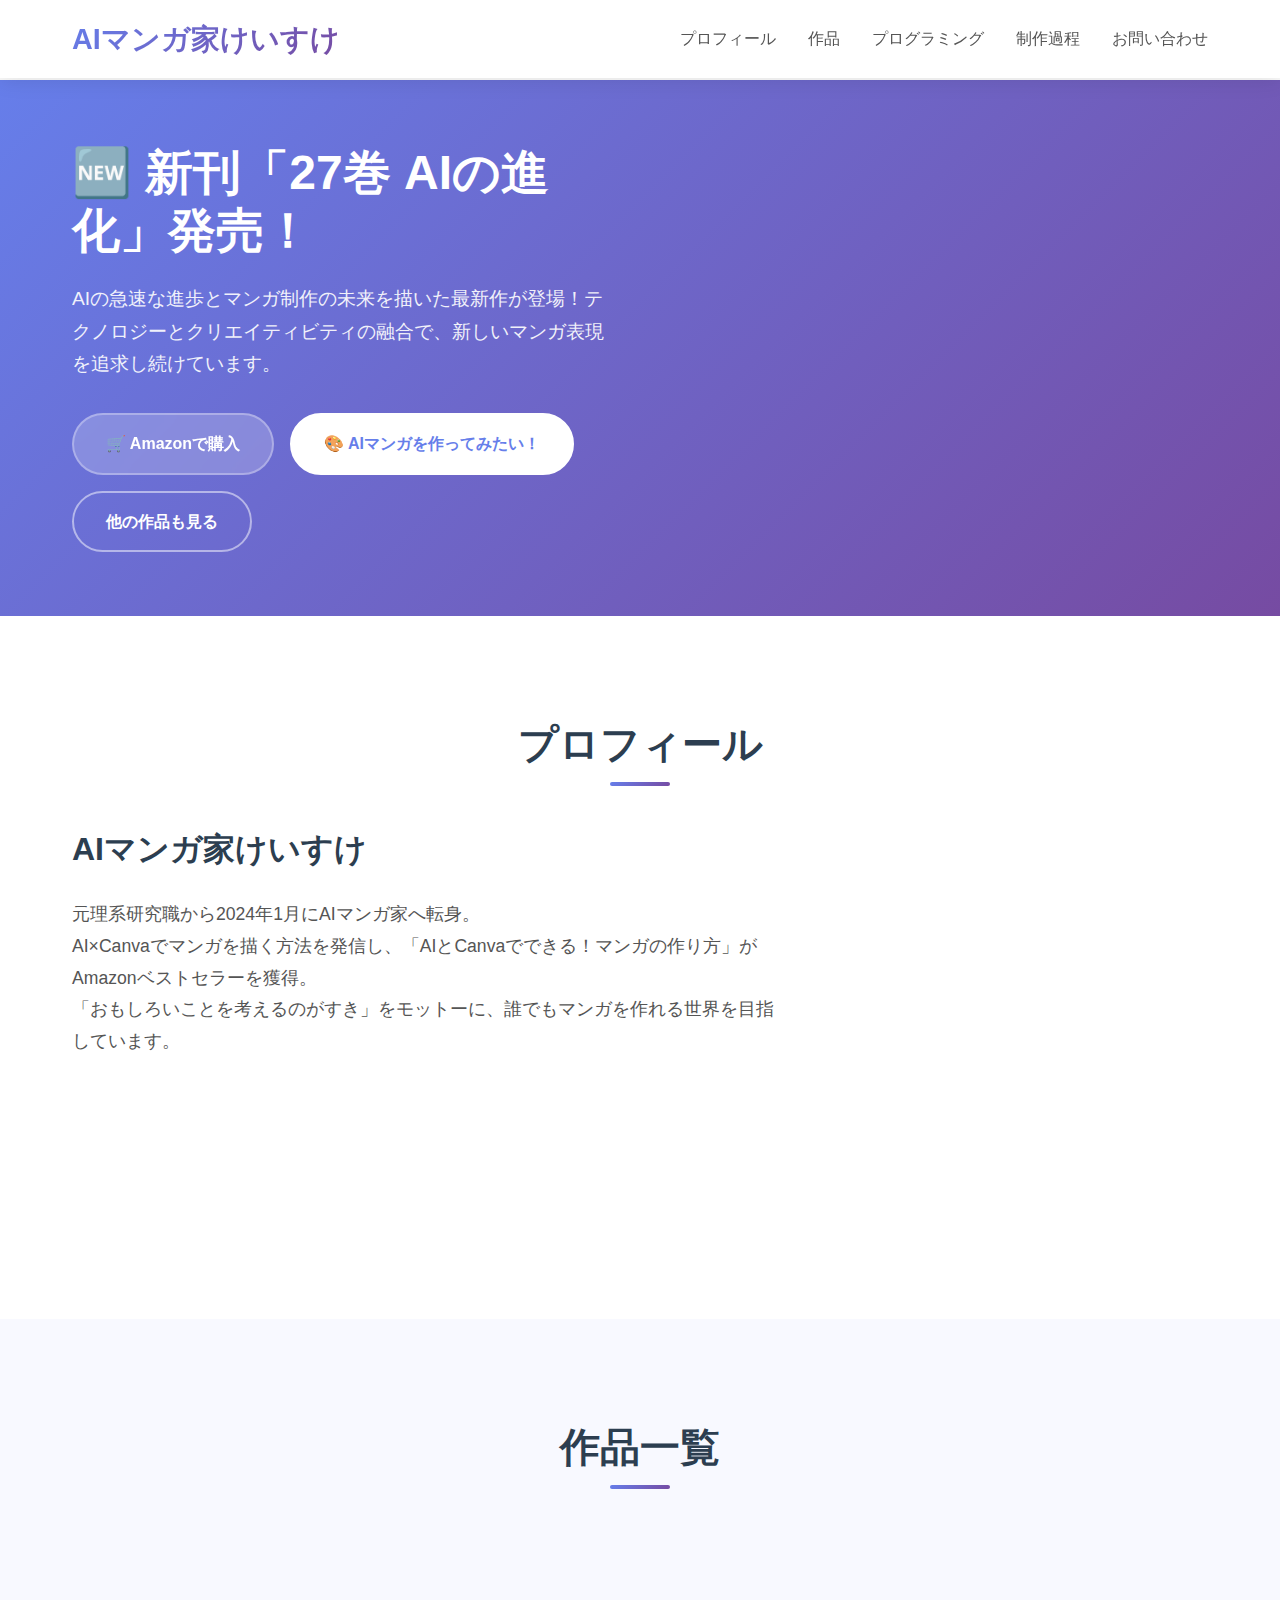
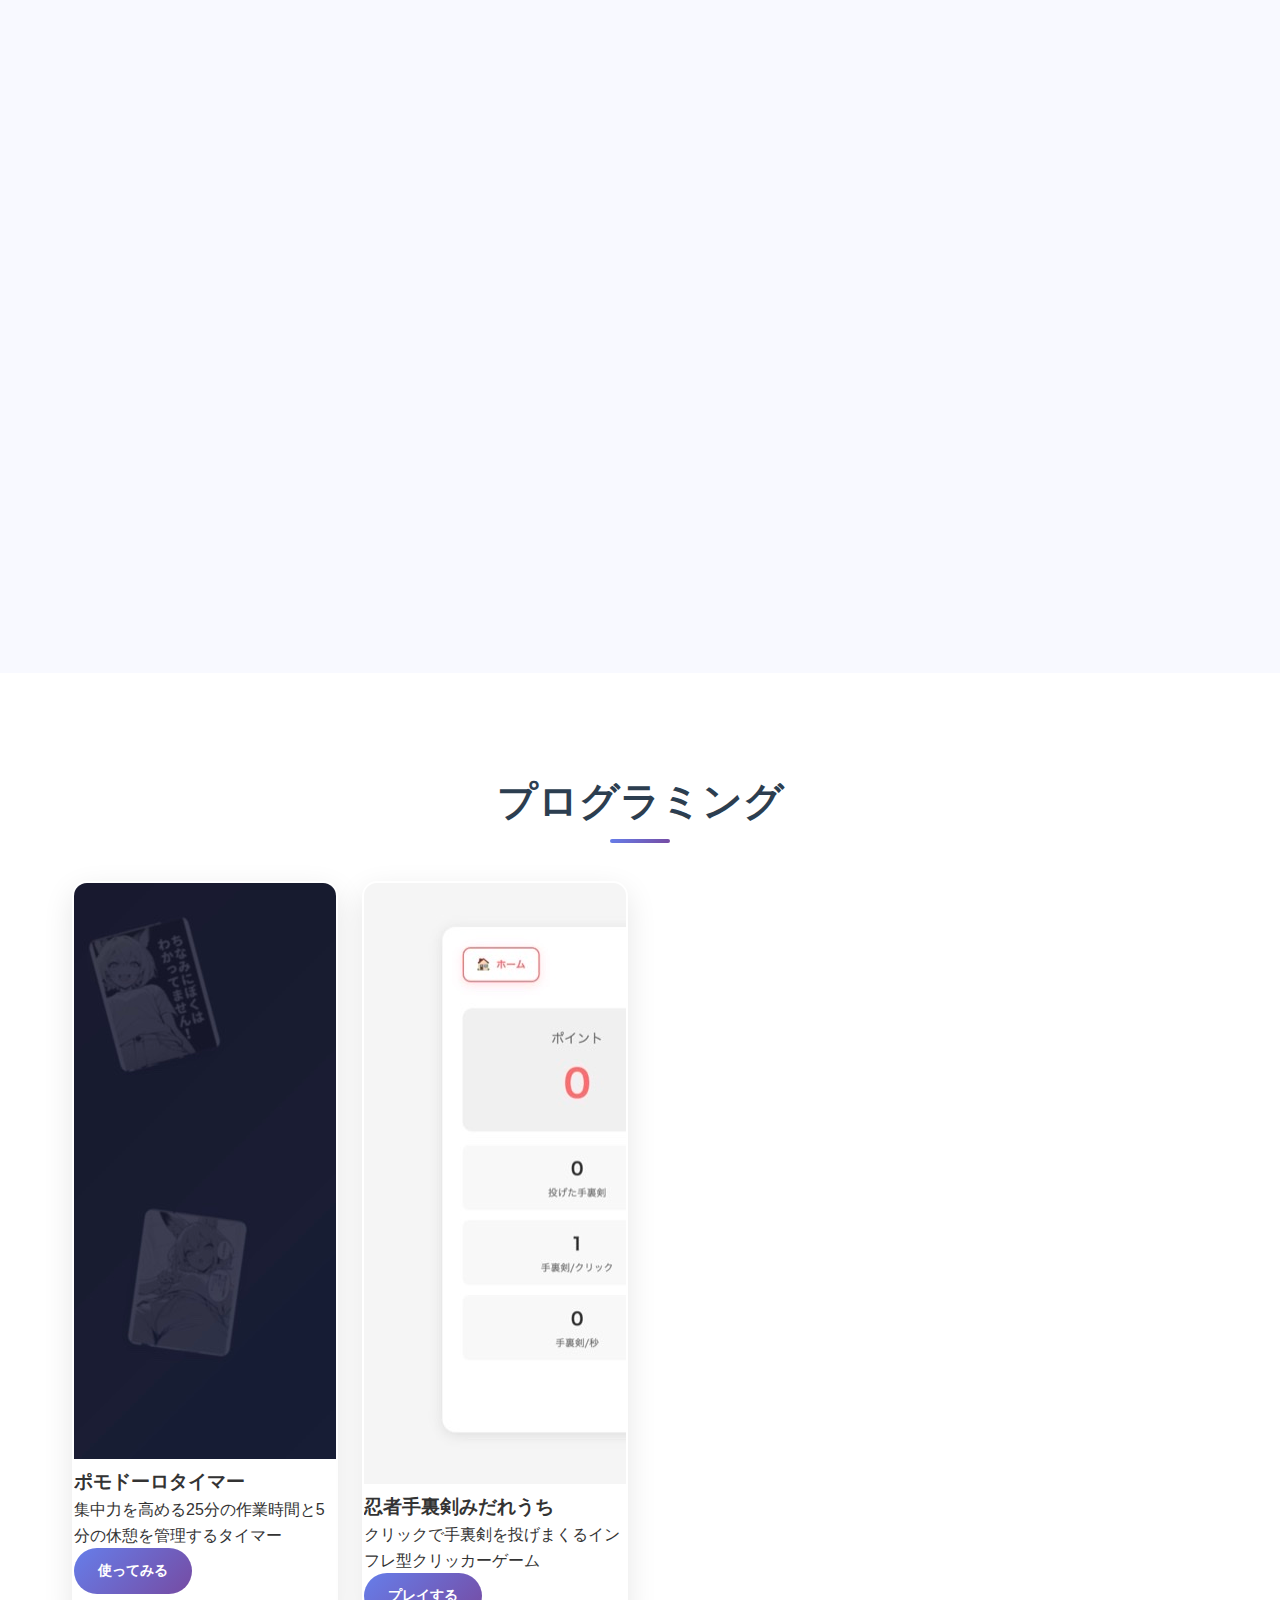
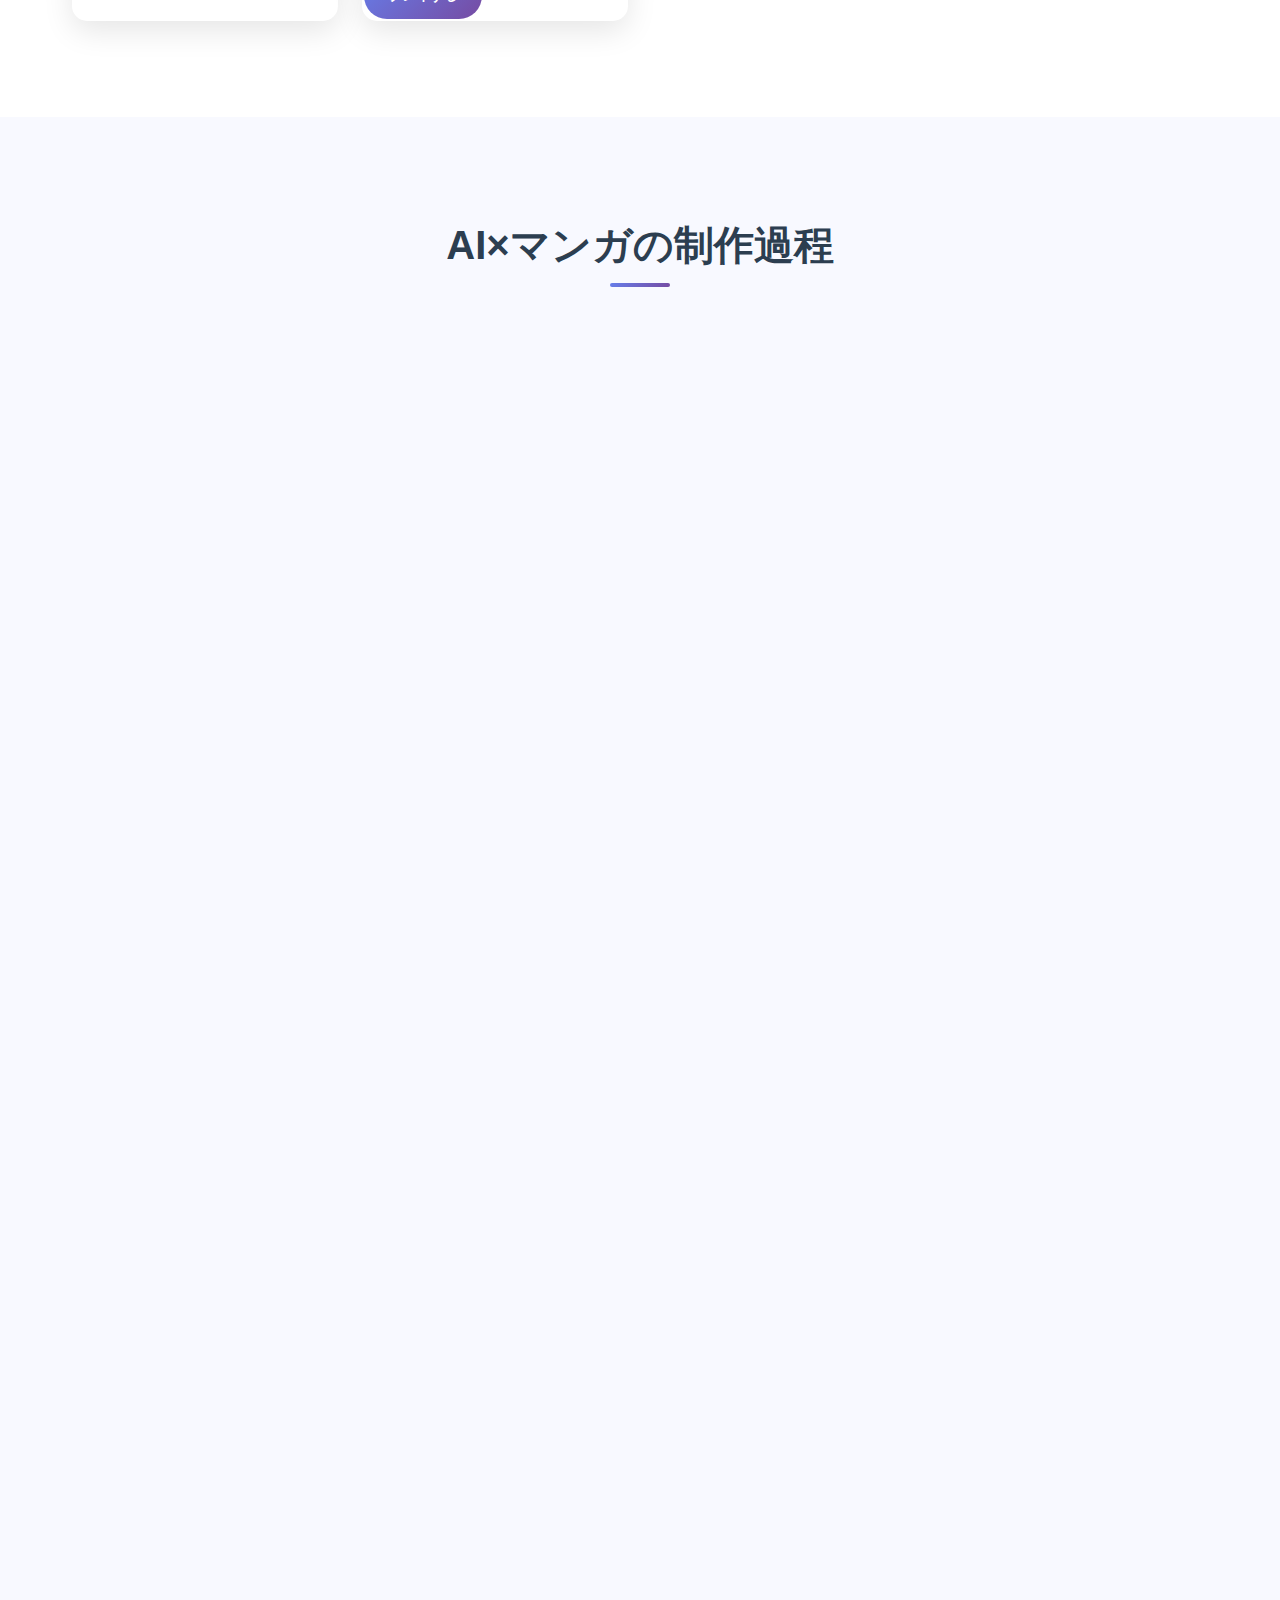
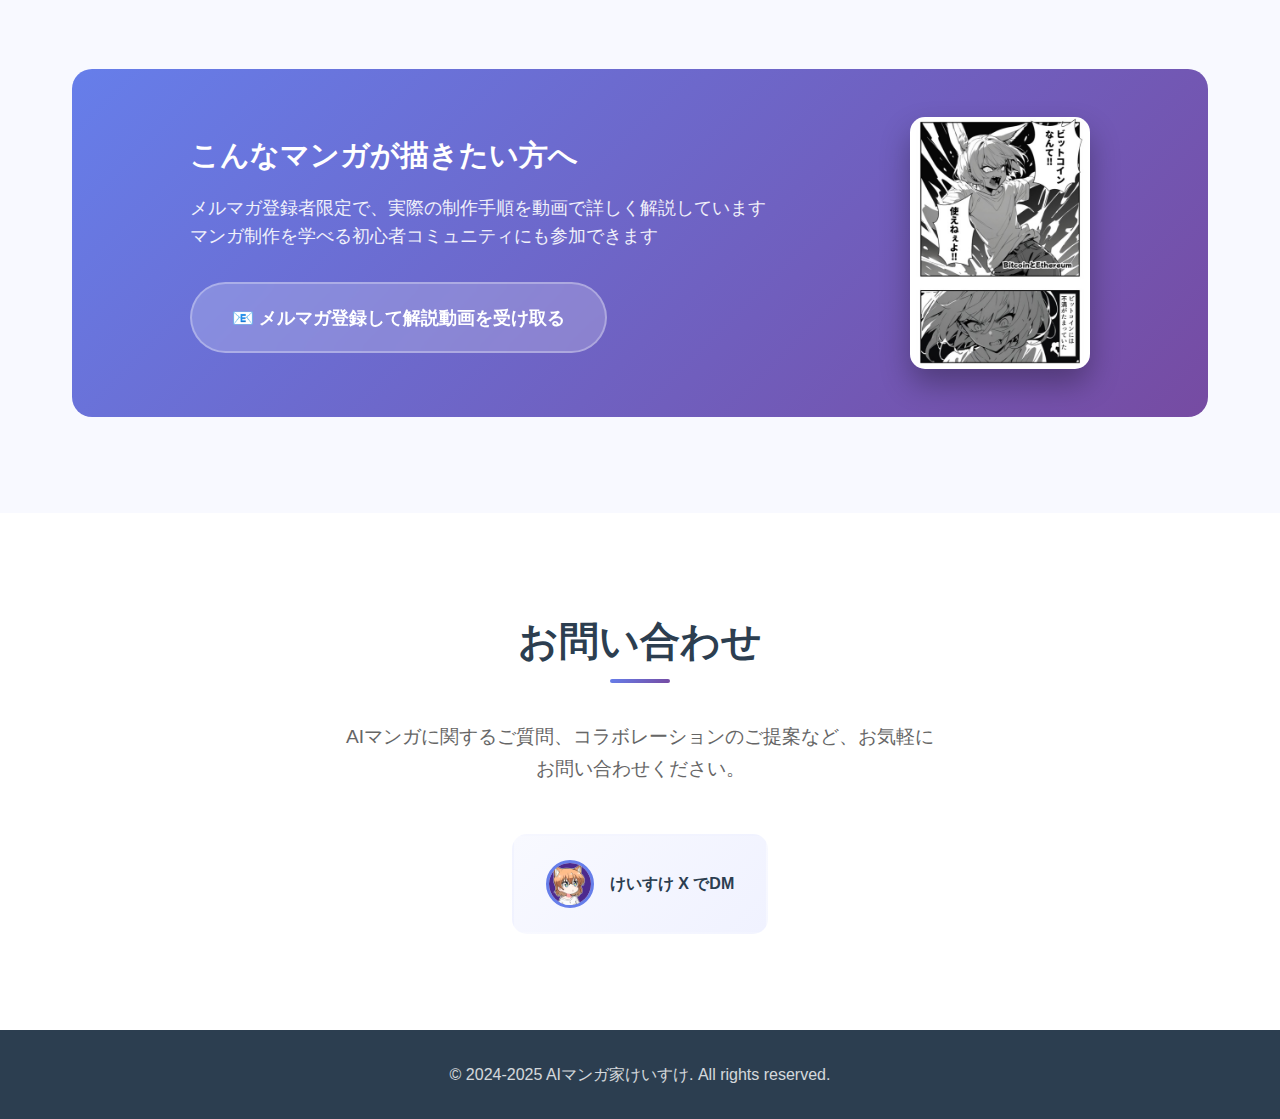
<file: index.html>
<!DOCTYPE html>
<html lang="ja">
<head>
    <meta charset="UTF-8">
    <meta name="viewport" content="width=device-width, initial-scale=1.0">
    <title>AIマンガ家けいすけ | 公式サイト</title>
    <meta name="description" content="AIを使ってマンガを描くマンガ家けいすけの公式サイト。作品紹介、開発ツール、制作過程を公開中。">
    <link rel="stylesheet" href="style.css">
</head>
<body>
    <!-- ヘッダー -->
    <header class="header">
        <nav class="nav">
            <div class="nav-brand">
                <h1>AIマンガ家けいすけ</h1>
            </div>
            <ul class="nav-menu">
                <li><a href="#about">プロフィール</a></li>
                <li><a href="#works">作品</a></li>
                <li><a href="#programming">プログラミング</a></li>
                <li><a href="#process">制作過程</a></li>
                <li><a href="#contact">お問い合わせ</a></li>
            </ul>
        </nav>
    </header>

    <!-- メインビジュアル -->
    <section class="hero">
        <div class="hero-content">
            <div class="hero-text">
                <h2>🆕 新刊「27巻 AIの進化」発売！</h2>
                <p>AIの急速な進歩とマンガ制作の未来を描いた最新作が登場！テクノロジーとクリエイティビティの融合で、新しいマンガ表現を追求し続けています。</p>
                <div class="hero-buttons">
                    <a href="https://amzn.to/3S2HFTv" target="_blank" class="btn btn-primary">🛒 Amazonで購入</a>
                    <a href="#process" class="btn btn-secondary">🎨 AIマンガを作ってみたい！</a>
                    <a href="#works" class="btn btn-tertiary">他の作品も見る</a>
                </div>
            </div>
            <div class="hero-visual">
                <div class="manga-showcase">
                    <img src="images/ai-evolution-cover.jpg" alt="27巻 AIの進化" class="hero-manga">
                </div>
            </div>
        </div>
    </section>

    <!-- プロフィール -->
    <section id="about" class="about">
        <div class="container">
            <h2 class="section-title">プロフィール</h2>
            <div class="about-content">
                <div class="about-text">
                    <h3>AIマンガ家けいすけ</h3>
                    <p>
                        元理系研究職から2024年1月にAIマンガ家へ転身。<br>
                        AI×Canvaでマンガを描く方法を発信し、「AIとCanvaでできる！マンガの作り方」がAmazonベストセラーを獲得。<br>
                        「おもしろいことを考えるのがすき」をモットーに、誰でもマンガを作れる世界を目指しています。
                    </p>
                    <div class="achievements">
                        <div class="achievement-item">
                            <span class="number">1,963</span>
                            <span class="label">X投稿マンガ数</span>
                        </div>
                        <div class="achievement-item">
                            <span class="number">53,648</span>
                            <span class="label">Xフォロワー数</span>
                        </div>
                        <div class="achievement-item">
                            <span class="number">400+</span>
                            <span class="label">書籍レビュー数</span>
                        </div>
                    </div>
                </div>
                <div class="about-image">
                    <img src="images/profile.png" alt="けいすけ" class="profile-image">
                </div>
            </div>
        </div>
    </section>

    <!-- 作品一覧 -->
    <section id="works" class="works">
        <div class="container">
            <h2 class="section-title">作品一覧</h2>
            <div class="works-grid">
                <div class="work-item featured">
                    <a href="https://amzn.to/3S2HFTv" target="_blank" class="work-cover-link">
                        <img src="images/ai-evolution-cover.jpg" alt="27巻 AIの進化" class="work-cover">
                    </a>
                    <div class="work-info">
                        <h3>27巻 AIの進化</h3>
                        <p>🆕 最新刊！AIの進歩とマンガ制作の未来を描いた最新作</p>
                        <div class="work-badges">
                            <span class="badge new">最新刊</span>
                            <a href="https://amzn.to/3S2HFTv" target="_blank" class="badge amazon">Amazonで購入</a>
                        </div>
                    </div>
                </div>
                <div class="work-item bestseller">
                    <a href="https://amzn.to/4ejIIYe" target="_blank" class="work-cover-link">
                        <img src="images/ai-canva-manga.jpg" alt="AIとCanvaでできる！マンガの作り方" class="work-cover">
                    </a>
                    <div class="work-info">
                        <h3>AIとCanvaでできる！マンガの作り方</h3>
                        <p>🏆 Amazonベストセラー獲得！誰でもできるAIマンガ制作の決定版ハウツー本</p>
                        <div class="work-badges">
                            <span class="badge bestseller">ベストセラー</span>
                            <span class="badge reviews">400+レビュー</span>
                            <a href="https://amzn.to/4ejIIYe" target="_blank" class="badge amazon">Amazonで購入</a>
                        </div>
                    </div>
                </div>
                <div class="work-item">
                    <a href="https://amzn.to/44ytVY1" target="_blank" class="work-cover-link">
                        <img src="images/26kan-cover.jpg" alt="26巻 エンジニアが100億回繰り返したこと" class="work-cover">
                    </a>
                    <div class="work-info">
                        <h3>26巻 エンジニアが100億回繰り返したこと</h3>
                        <p>エンジニアの日常を描いた話題の26巻も好評発売中！</p>
                        <div class="work-badges">
                            <a href="https://amzn.to/44ytVY1" target="_blank" class="badge amazon">Amazonで購入</a>
                        </div>
                    </div>
                </div>
                <div class="work-item">
                    <a href="https://amzn.to/3JbbOLI" target="_blank" class="work-cover-link">
                        <img src="images/keisuke-base.jpg" alt="突然ですがAIでマンガを描きました けいすけの秘密基地" class="work-cover">
                    </a>
                    <div class="work-info">
                        <h3>突然ですがAIでマンガを描きました<br>けいすけの秘密基地</h3>
                        <p>Xで話題となったマンガ作品をまとめたデジタルコミック集</p>
                        <div class="work-badges">
                            <a href="https://amzn.to/3JbbOLI" target="_blank" class="badge amazon">Amazonで購入</a>
                        </div>
                    </div>
                </div>
            </div>
        </div>
    </section>

    <!-- 開発ツール -->
    <section id="programming" class="programming">
        <div class="container">
            <h2 class="section-title">プログラミング</h2>
            <div class="programming-grid">
                <div class="programming-item">
                    <div class="programming-visual">
                        <img src="images/pomodoro-screenshot.jpg" alt="ポモドーロタイマーのスクリーンショット" class="programming-screenshot">
                    </div>
                    <div class="programming-content">
                        <h3>ポモドーロタイマー</h3>
                        <p>集中力を高める25分の作業時間と5分の休憩を管理するタイマー</p>
                        <a href="programming/pomodoro-timer/index.html" class="programming-link">使ってみる</a>
                    </div>
                </div>
                <div class="programming-item">
                    <div class="programming-visual">
                        <img src="images/shuriken-screenshot.jpg" alt="忍者手裏剣みだれうちのスクリーンショット" class="programming-screenshot">
                    </div>
                    <div class="programming-content">
                        <h3>忍者手裏剣みだれうち</h3>
                        <p>クリックで手裏剣を投げまくるインフレ型クリッカーゲーム</p>
                        <a href="programming/shuriken-midareuchi/index.html" class="programming-link">プレイする</a>
                    </div>
                </div>
            </div>
        </div>
    </section>

    <!-- 制作過程 -->
    <section id="process" class="process">
        <div class="container">
            <h2 class="section-title">AI×マンガの制作過程</h2>
            <div class="process-steps">
                <div class="step-item">
                    <div class="step-visual">
                        <div class="step-number">1</div>
                        <img src="images/process-step1.jpg" alt="アイデア・プロット作成" class="step-image">
                    </div>
                    <div class="step-content">
                        <h3>アイデア・プロット作成</h3>
                        <p>構想を練り、コマ割りネームから完成まで、体系的な制作フローを設計します。</p>
                    </div>
                </div>
                <div class="step-item">
                    <div class="step-visual">
                        <div class="step-number">2</div>
                        <img src="images/process-step2.jpg" alt="キャラクターデザイン" class="step-image">
                    </div>
                    <div class="step-content">
                        <h3>AIプロンプト・キャラクター生成</h3>
                        <p>プロンプトエンジニアリングを活用し、高品質なキャラクターを効率的に生成します。</p>
                    </div>
                </div>
                <div class="step-item">
                    <div class="step-visual">
                        <div class="step-number">3</div>
                        <img src="images/process-step3.jpg" alt="コマ割り・構成" class="step-image">
                    </div>
                    <div class="step-content">
                        <h3>コマ割り・レイアウト構成</h3>
                        <p>効果的なパネル配置と構図で、読者を引き込む視覚的なストーリーテリングを実現します。</p>
                    </div>
                </div>
                <div class="step-item">
                    <div class="step-visual">
                        <div class="step-number">4</div>
                        <img src="images/process-step4.jpg" alt="最終仕上げ" class="step-image">
                    </div>
                    <div class="step-content">
                        <h3>最終仕上げ・完成</h3>
                        <p>細部の調整と最終チェックを行い、プロフェッショナルな作品として完成させます。</p>
                    </div>
                </div>
                <div class="process-cta">
                    <div class="cta-content">
                        <div class="cta-text">
                            <h3>こんなマンガが描きたい方へ</h3>
                            <p>メルマガ登録者限定で、実際の制作手順を動画で詳しく解説しています<br>マンガ制作を学べる初心者コミュニティにも参加できます</p>
                            <a href="https://kov.jp/p/r/UUbYU1us" target="_blank" class="btn btn-video">📧 メルマガ登録して解説動画を受け取る</a>
                        </div>
                        <div class="cta-manga">
                            <img src="images/sample-manga.jpg" alt="けいすけ作品サンプル" class="manga-sample">
                        </div>
                    </div>
                </div>
            </div>
        </div>
    </section>

    <!-- お問い合わせ -->
    <section id="contact" class="contact">
        <div class="container">
            <h2 class="section-title">お問い合わせ</h2>
            <div class="contact-content">
                <p>AIマンガに関するご質問、コラボレーションのご提案など、お気軽にお問い合わせください。</p>
                <div class="contact-methods">
                    <a href="https://x.com/kei31" target="_blank" class="contact-item contact-link">
                        <img src="images/profile.png" alt="けいすけ" class="contact-profile-icon">
                        <span class="contact-text">けいすけ X でDM</span>
                    </a>
                </div>
            </div>
        </div>
    </section>

    <!-- フッター -->
    <footer class="footer">
        <div class="container">
            <p>&copy; 2024-2025 AIマンガ家けいすけ. All rights reserved.</p>
        </div>
    </footer>

    <script src="script.js"></script>
</body>
</html>
</file>
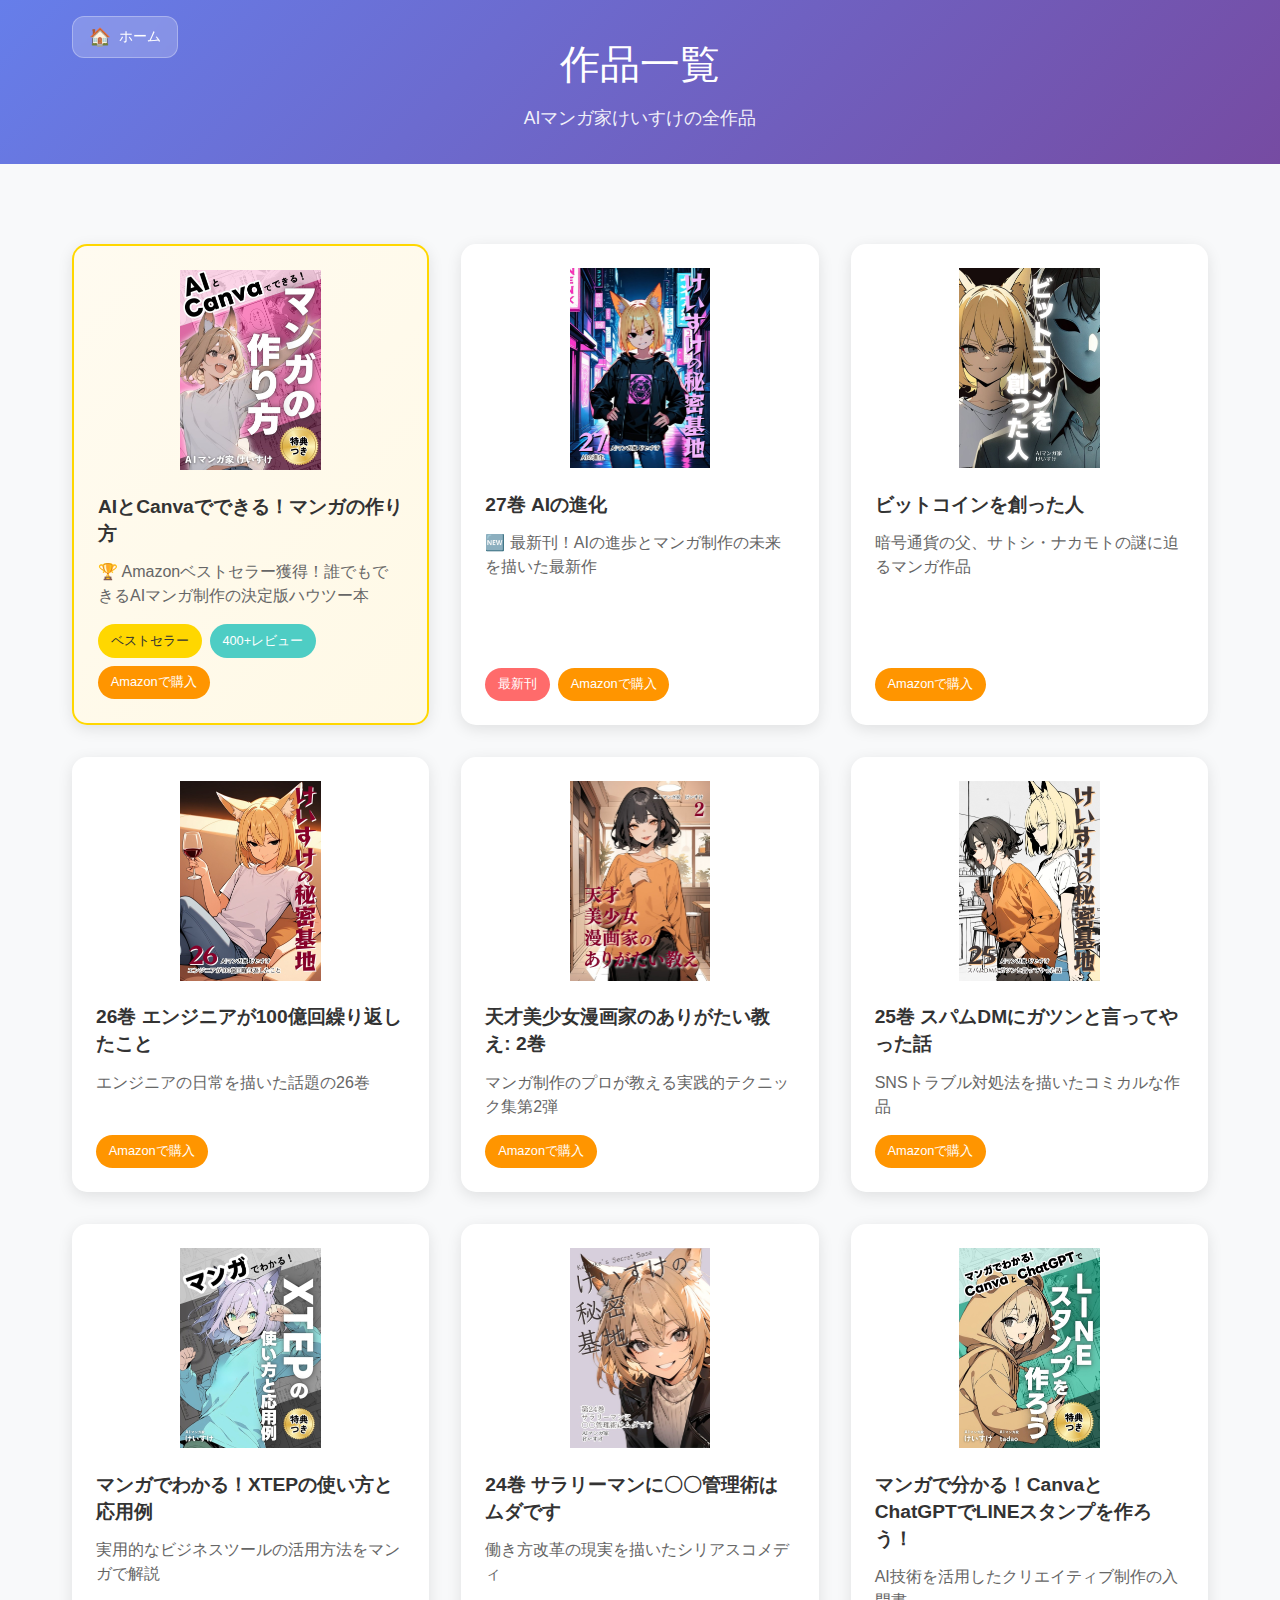
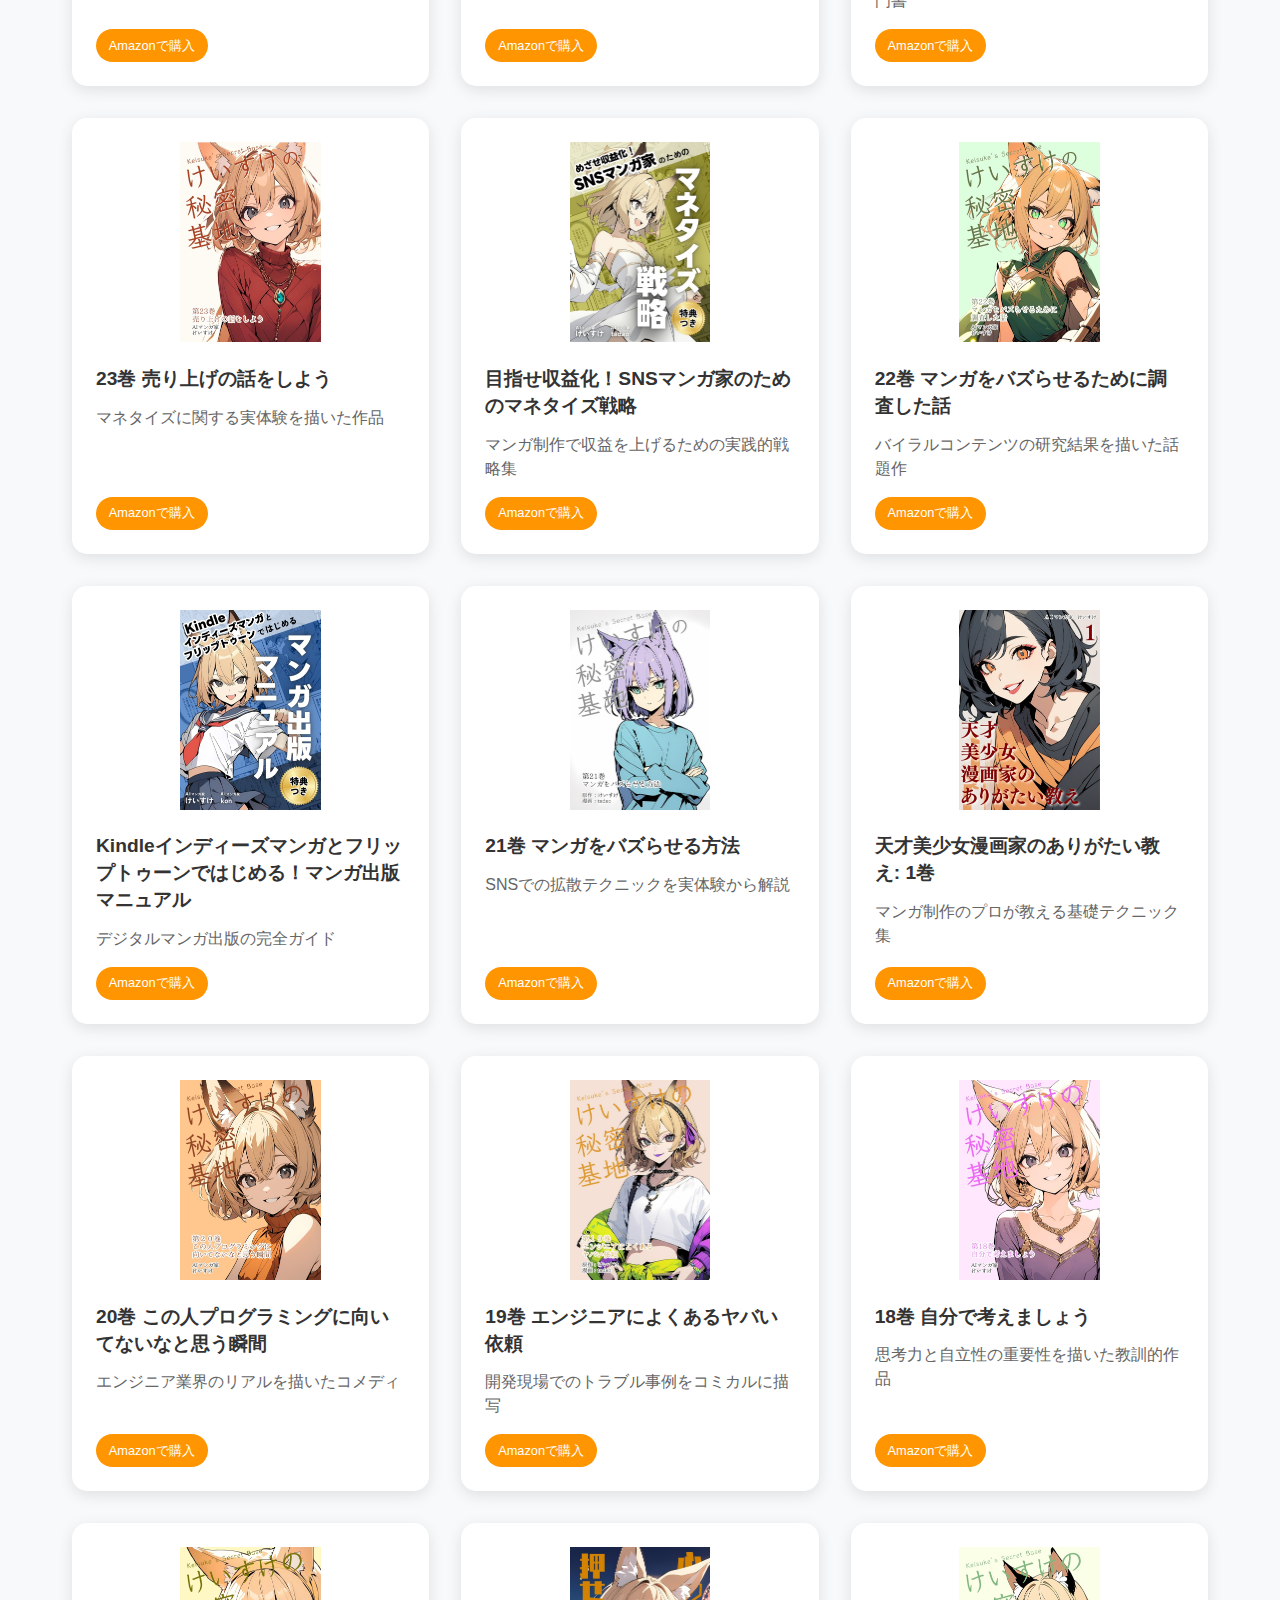
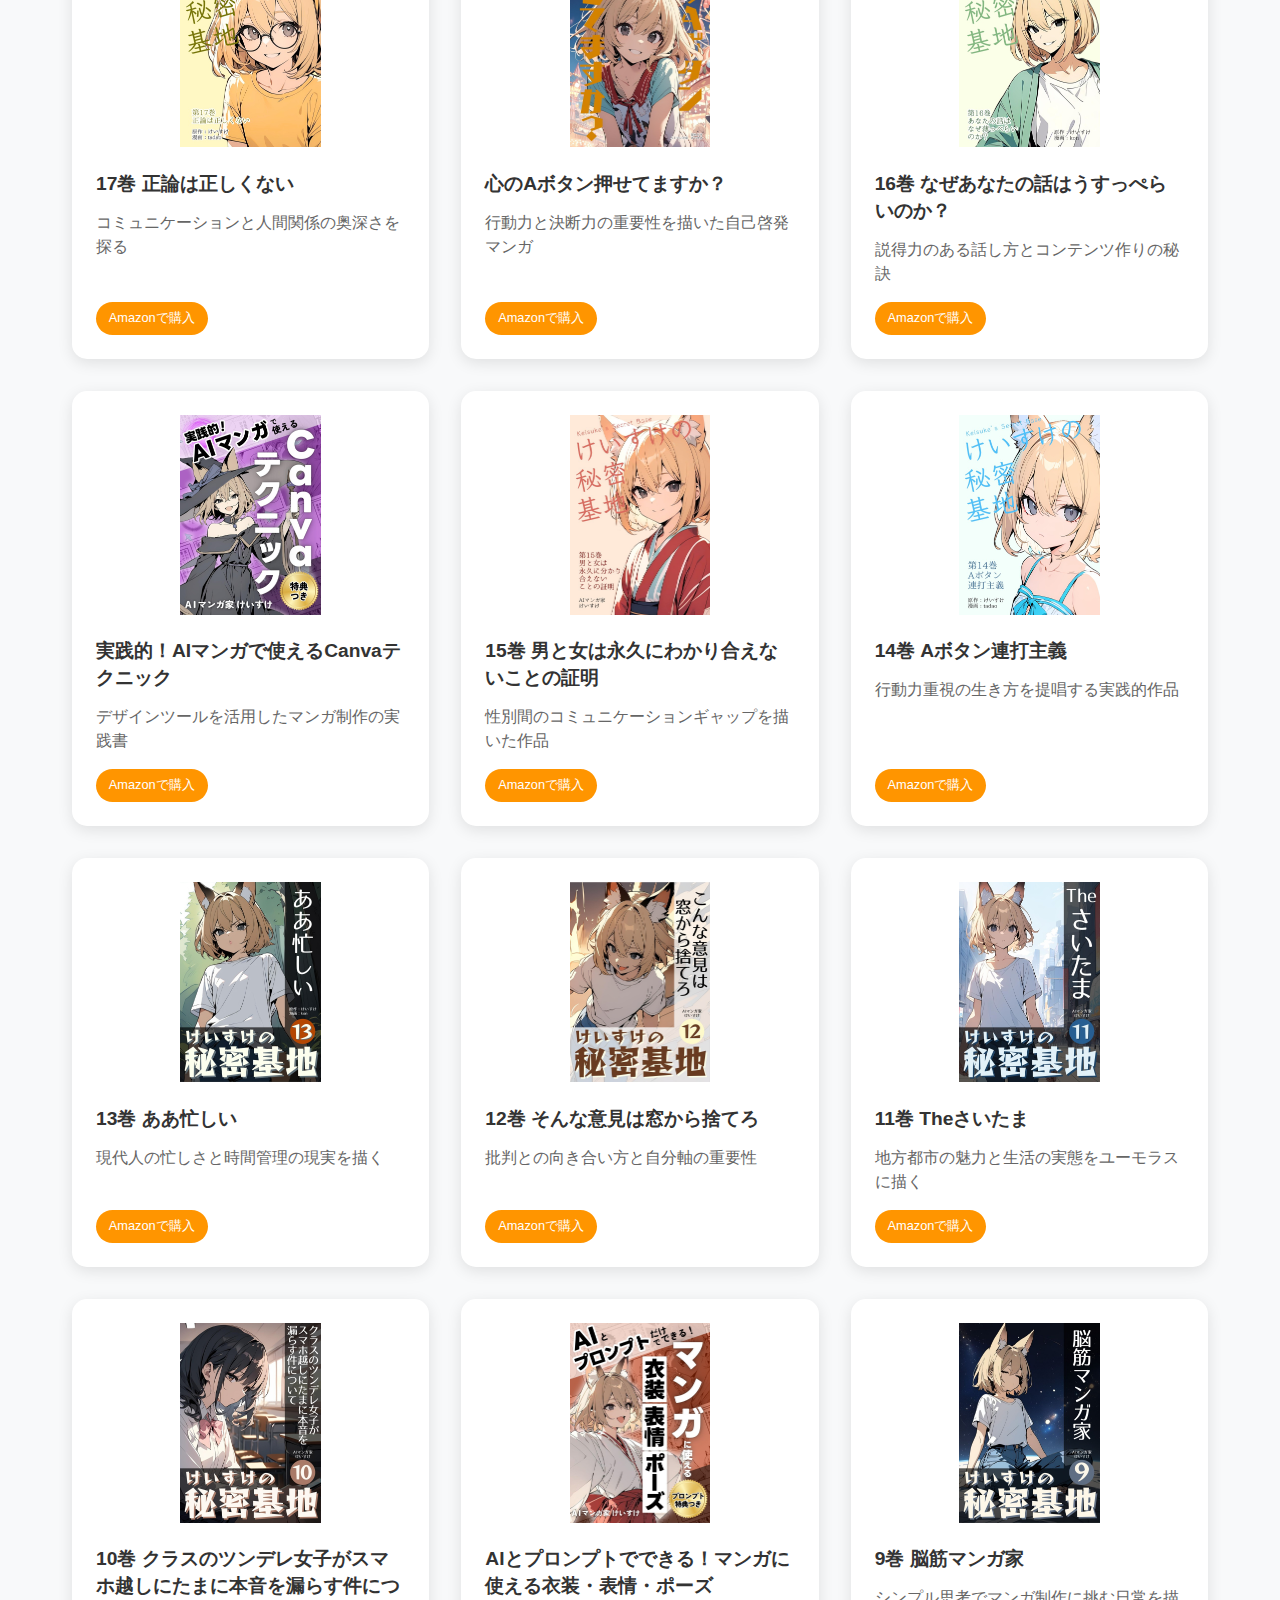
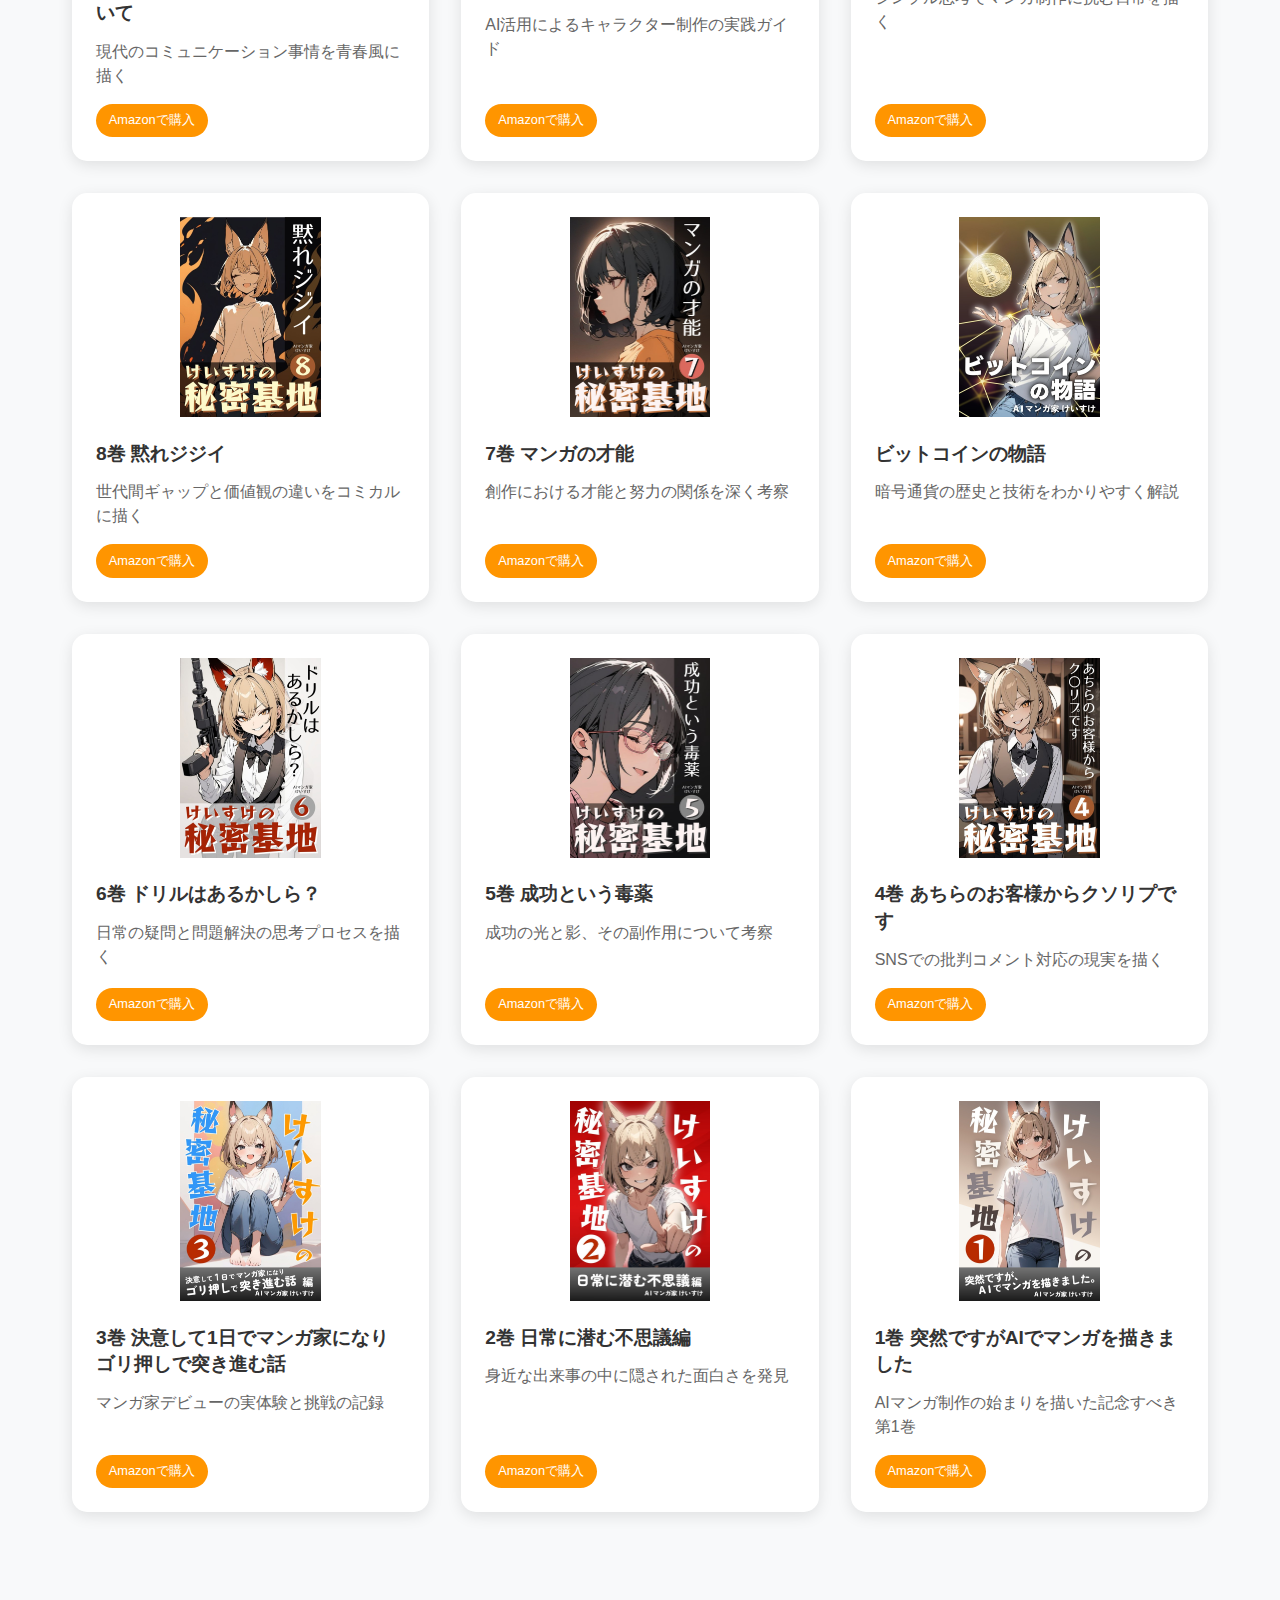
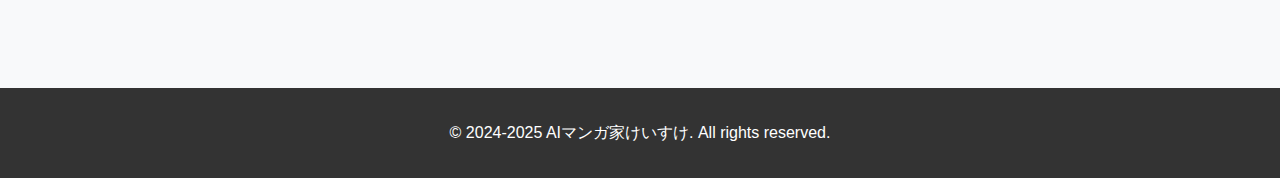
<file: manga/index.html>
<!DOCTYPE html>
<html lang="ja">
<head>
    <meta charset="UTF-8">
    <meta name="viewport" content="width=device-width, initial-scale=1.0">
    <title>マンガ作品一覧 | AIマンガ家けいすけ</title>
    <meta name="description" content="AIマンガ家けいすけの全作品を掲載。最新刊から人気作品まで、AIで描かれたマンガをお楽しみください。">
    
    <!-- Open Graph メタタグ -->
    <meta property="og:site_name" content="AIマンガ家けいすけ">
    <meta property="og:locale" content="ja_JP">
    <meta property="og:url" content="https://kei31.com/manga/">
    <meta property="og:type" content="website">
    <meta property="og:title" content="AIマンガ全作品カタログ｜ベストセラー含む27巻完全収録">
    <meta property="og:description" content="Amazonベストセラー獲得！AIマンガ技術の革新者けいすけの全作品を一挙紹介。最新刊から人気作品まで、AI×創作の最前線をお楽しみください。">
    <meta property="og:image" content="https://kei31.com/images/manga-index.jpg">
    <meta property="og:image:alt" content="AIマンガ家けいすけの作品一覧ページ">
    <meta property="og:image:width" content="1200">
    <meta property="og:image:height" content="630">
    
    <!-- Twitter Card メタタグ -->
    <meta name="twitter:card" content="summary_large_image">
    <meta name="twitter:site" content="@kei31">
    <meta name="twitter:creator" content="@kei31">
    <meta name="twitter:title" content="AIマンガ全作品カタログ｜ベストセラー含む27巻完全収録">
    <meta name="twitter:description" content="Amazonベストセラー獲得！AIマンガ技術の革新者けいすけの全作品を一挙紹介。最新刊から人気作品まで、AI×創作の最前線をお楽しみください。">
    <meta name="twitter:image" content="https://kei31.com/images/manga-index.jpg">
    
    <link rel="stylesheet" href="style.css">
</head>
<body>
    <!-- ヘッダー -->
    <header class="header">
        <div class="header-content">
            <div class="header-nav-mobile">
                <a href="../index.html" class="home-button-mobile">
                    <span class="home-icon">🏠</span>
                    <span class="home-text">ホームに戻る</span>
                </a>
            </div>
            <div class="nav-controls">
                <button onclick="window.location.href='../index.html'" class="home-btn" title="ホームに戻る">
                    <span class="home-icon">🏠</span>
                    <span class="home-text">ホーム</span>
                </button>
            </div>
            <h1>作品一覧</h1>
            <p class="subtitle">AIマンガ家けいすけの全作品</p>
        </div>
    </header>

    <!-- メインコンテンツ -->
    <main class="main">
        <div class="container">
            <!-- 全作品一覧 -->
            <section class="works-section">
                <div class="works-grid">
                    <!-- AIとCanvaでできる！マンガの作り方 -->
                    <div class="work-item bestseller">
                        <a href="https://amzn.to/4ejIIYe" target="_blank" class="work-cover-link">
                            <img src="../images/cover-pages/ai-manga.jpg" alt="AIとCanvaでできる！マンガの作り方" class="work-cover">
                        </a>
                        <div class="work-info">
                            <h3>AIとCanvaでできる！マンガの作り方</h3>
                            <p>🏆 Amazonベストセラー獲得！誰でもできるAIマンガ制作の決定版ハウツー本</p>
                            <div class="work-badges">
                                <span class="badge bestseller">ベストセラー</span>
                                <span class="badge reviews">400+レビュー</span>
                                <a href="https://amzn.to/4ejIIYe" target="_blank" class="badge amazon">Amazonで購入</a>
                            </div>
                        </div>
                    </div>

                    <!-- けいすけの秘密基地 27巻 AIの進化 -->
                    <div class="work-item featured">
                        <a href="https://amzn.to/3S2HFTv" target="_blank" class="work-cover-link">
                            <img src="../images/cover-pages/ksb-27.jpg" alt="けいすけの秘密基地 27巻 AIの進化" class="work-cover">
                        </a>
                        <div class="work-info">
                            <h3>27巻 AIの進化</h3>
                            <p>🆕 最新刊！AIの進歩とマンガ制作の未来を描いた最新作</p>
                            <div class="work-badges">
                                <span class="badge new">最新刊</span>
                                <a href="https://amzn.to/3S2HFTv" target="_blank" class="badge amazon">Amazonで購入</a>
                            </div>
                        </div>
                    </div>

                    <!-- ビットコインを創った人 -->
                    <div class="work-item">
                        <a href="https://amzn.to/3T2SxRB" target="_blank" class="work-cover-link">
                            <img src="../images/cover-pages/satoshi-nakamoto.jpg" alt="ビットコインを創った人" class="work-cover">
                        </a>
                        <div class="work-info">
                            <h3>ビットコインを創った人</h3>
                            <p>暗号通貨の父、サトシ・ナカモトの謎に迫るマンガ作品</p>
                            <div class="work-badges">
                                <a href="https://amzn.to/3T2SxRB" target="_blank" class="badge amazon">Amazonで購入</a>
                            </div>
                        </div>
                    </div>

                    <!-- けいすけの秘密基地 26巻 -->
                    <div class="work-item">
                        <a href="https://amzn.to/44ytVY1" target="_blank" class="work-cover-link">
                            <img src="../images/cover-pages/ksb-26.jpg" alt="けいすけの秘密基地 26巻 エンジニアが100億回繰り返したこと" class="work-cover">
                        </a>
                        <div class="work-info">
                            <h3>26巻 エンジニアが100億回繰り返したこと</h3>
                            <p>エンジニアの日常を描いた話題の26巻</p>
                            <div class="work-badges">
                                <a href="https://amzn.to/44ytVY1" target="_blank" class="badge amazon">Amazonで購入</a>
                            </div>
                        </div>
                    </div>

                    <!-- 天才美少女漫画家のありがたい教え: 2巻 -->
                    <div class="work-item">
                        <a href="https://amzn.to/4kw1O0L" target="_blank" class="work-cover-link">
                            <img src="../images/cover-pages/anju-2.jpg" alt="天才美少女漫画家のありがたい教え: 2巻" class="work-cover">
                        </a>
                        <div class="work-info">
                            <h3>天才美少女漫画家のありがたい教え: 2巻</h3>
                            <p>マンガ制作のプロが教える実践的テクニック集第2弾</p>
                            <div class="work-badges">
                                <a href="https://amzn.to/4kw1O0L" target="_blank" class="badge amazon">Amazonで購入</a>
                            </div>
                        </div>
                    </div>

                    <!-- けいすけの秘密基地 25巻 -->
                    <div class="work-item">
                        <a href="https://amzn.to/3X1yJR9" target="_blank" class="work-cover-link">
                            <img src="../images/cover-pages/ksb-25.jpg" alt="けいすけの秘密基地 25巻 スパムDMにガツンと言ってやった話" class="work-cover">
                        </a>
                        <div class="work-info">
                            <h3>25巻 スパムDMにガツンと言ってやった話</h3>
                            <p>SNSトラブル対処法を描いたコミカルな作品</p>
                            <div class="work-badges">
                                <a href="https://amzn.to/3X1yJR9" target="_blank" class="badge amazon">Amazonで購入</a>
                            </div>
                        </div>
                    </div>

                    <!-- マンガでわかる！XTEPの使い方と応用例 -->
                    <div class="work-item">
                        <a href="https://amzn.to/4hWh3zc" target="_blank" class="work-cover-link">
                            <img src="../images/cover-pages/xtep.jpg" alt="マンガでわかる！XTEPの使い方と応用例" class="work-cover">
                        </a>
                        <div class="work-info">
                            <h3>マンガでわかる！XTEPの使い方と応用例</h3>
                            <p>実用的なビジネスツールの活用方法をマンガで解説</p>
                            <div class="work-badges">
                                <a href="https://amzn.to/4hWh3zc" target="_blank" class="badge amazon">Amazonで購入</a>
                            </div>
                        </div>
                    </div>

                    <!-- けいすけの秘密基地 24巻 -->
                    <div class="work-item">
                        <a href="https://amzn.to/4fxJG3M" target="_blank" class="work-cover-link">
                            <img src="../images/cover-pages/ksb-24.jpg" alt="けいすけの秘密基地 24巻 サラリーマンに〇〇管理術はムダです" class="work-cover">
                        </a>
                        <div class="work-info">
                            <h3>24巻 サラリーマンに〇〇管理術はムダです</h3>
                            <p>働き方改革の現実を描いたシリアスコメディ</p>
                            <div class="work-badges">
                                <a href="https://amzn.to/4fxJG3M" target="_blank" class="badge amazon">Amazonで購入</a>
                            </div>
                        </div>
                    </div>

                    <!-- マンガで分かる！CanvaとChatGPTでLINEスタンプを作ろう！ -->
                    <div class="work-item">
                        <a href="https://amzn.to/4hrvYBp" target="_blank" class="work-cover-link">
                            <img src="../images/cover-pages/line-sticker.jpg" alt="マンガで分かる！CanvaとChatGPTでLINEスタンプを作ろう！" class="work-cover">
                        </a>
                        <div class="work-info">
                            <h3>マンガで分かる！CanvaとChatGPTでLINEスタンプを作ろう！</h3>
                            <p>AI技術を活用したクリエイティブ制作の入門書</p>
                            <div class="work-badges">
                                <a href="https://amzn.to/4hrvYBp" target="_blank" class="badge amazon">Amazonで購入</a>
                            </div>
                        </div>
                    </div>

                    <!-- けいすけの秘密基地 23巻 -->
                    <div class="work-item">
                        <a href="https://amzn.to/3zCPUQH" target="_blank" class="work-cover-link">
                            <img src="../images/cover-pages/ksb-23.jpg" alt="けいすけの秘密基地 23巻 売り上げの話をしよう" class="work-cover">
                        </a>
                        <div class="work-info">
                            <h3>23巻 売り上げの話をしよう</h3>
                            <p>マネタイズに関する実体験を描いた作品</p>
                            <div class="work-badges">
                                <a href="https://amzn.to/3zCPUQH" target="_blank" class="badge amazon">Amazonで購入</a>
                            </div>
                        </div>
                    </div>

                    <!-- 目指せ収益化！SNSマンガ家のためのマネタイズ戦略 -->
                    <div class="work-item">
                        <a href="https://amzn.to/3TLVaYS" target="_blank" class="work-cover-link">
                            <img src="../images/cover-pages/money.jpg" alt="目指せ収益化！SNSマンガ家のためのマネタイズ戦略" class="work-cover">
                        </a>
                        <div class="work-info">
                            <h3>目指せ収益化！SNSマンガ家のためのマネタイズ戦略</h3>
                            <p>マンガ制作で収益を上げるための実践的戦略集</p>
                            <div class="work-badges">
                                <a href="https://amzn.to/3TLVaYS" target="_blank" class="badge amazon">Amazonで購入</a>
                            </div>
                        </div>
                    </div>

                    <!-- けいすけの秘密基地 22巻 -->
                    <div class="work-item">
                        <a href="https://amzn.to/4eaSgF7" target="_blank" class="work-cover-link">
                            <img src="../images/cover-pages/ksb-22.jpg" alt="けいすけの秘密基地 22巻 マンガをバズらせるために調査した話" class="work-cover">
                        </a>
                        <div class="work-info">
                            <h3>22巻 マンガをバズらせるために調査した話</h3>
                            <p>バイラルコンテンツの研究結果を描いた話題作</p>
                            <div class="work-badges">
                                <a href="https://amzn.to/4eaSgF7" target="_blank" class="badge amazon">Amazonで購入</a>
                            </div>
                        </div>
                    </div>

                    <!-- Kindleインディーズマンガとフリップトゥーンではじめる！マンガ出版マニュアル -->
                    <div class="work-item">
                        <a href="https://amzn.to/4ddxH9Q" target="_blank" class="work-cover-link">
                            <img src="../images/cover-pages/manga-manual.jpg" alt="Kindleインディーズマンガとフリップトゥーンではじめる！マンガ出版マニュアル" class="work-cover">
                        </a>
                        <div class="work-info">
                            <h3>Kindleインディーズマンガとフリップトゥーンではじめる！マンガ出版マニュアル</h3>
                            <p>デジタルマンガ出版の完全ガイド</p>
                            <div class="work-badges">
                                <a href="https://amzn.to/4ddxH9Q" target="_blank" class="badge amazon">Amazonで購入</a>
                            </div>
                        </div>
                    </div>

                    <!-- けいすけの秘密基地 21巻 -->
                    <div class="work-item">
                        <a href="https://amzn.to/3MIgZVs" target="_blank" class="work-cover-link">
                            <img src="../images/cover-pages/ksb-21.jpg" alt="けいすけの秘密基地 21巻 マンガをバズらせる方法" class="work-cover">
                        </a>
                        <div class="work-info">
                            <h3>21巻 マンガをバズらせる方法</h3>
                            <p>SNSでの拡散テクニックを実体験から解説</p>
                            <div class="work-badges">
                                <a href="https://amzn.to/3MIgZVs" target="_blank" class="badge amazon">Amazonで購入</a>
                            </div>
                        </div>
                    </div>

                    <!-- 天才美少女漫画家のありがたい教え: 1巻 -->
                    <div class="work-item">
                        <a href="https://amzn.to/4d1Jkko" target="_blank" class="work-cover-link">
                            <img src="../images/cover-pages/anju-1.jpg" alt="天才美少女漫画家のありがたい教え: 1巻" class="work-cover">
                        </a>
                        <div class="work-info">
                            <h3>天才美少女漫画家のありがたい教え: 1巻</h3>
                            <p>マンガ制作のプロが教える基礎テクニック集</p>
                            <div class="work-badges">
                                <a href="https://amzn.to/4d1Jkko" target="_blank" class="badge amazon">Amazonで購入</a>
                            </div>
                        </div>
                    </div>

                    <!-- けいすけの秘密基地 20巻 -->
                    <div class="work-item">
                        <a href="https://amzn.to/473EYrj" target="_blank" class="work-cover-link">
                            <img src="../images/cover-pages/ksb-20.jpg" alt="けいすけの秘密基地 20巻 この人プログラミングに向いてないなと思う瞬間" class="work-cover">
                        </a>
                        <div class="work-info">
                            <h3>20巻 この人プログラミングに向いてないなと思う瞬間</h3>
                            <p>エンジニア業界のリアルを描いたコメディ</p>
                            <div class="work-badges">
                                <a href="https://amzn.to/473EYrj" target="_blank" class="badge amazon">Amazonで購入</a>
                            </div>
                        </div>
                    </div>

                    <!-- けいすけの秘密基地 19巻 -->
                    <div class="work-item">
                        <a href="https://amzn.to/4dQiiNl" target="_blank" class="work-cover-link">
                            <img src="../images/cover-pages/ksb-19.jpg" alt="けいすけの秘密基地 19巻 エンジニアによくあるヤバい依頼" class="work-cover">
                        </a>
                        <div class="work-info">
                            <h3>19巻 エンジニアによくあるヤバい依頼</h3>
                            <p>開発現場でのトラブル事例をコミカルに描写</p>
                            <div class="work-badges">
                                <a href="https://amzn.to/4dQiiNl" target="_blank" class="badge amazon">Amazonで購入</a>
                            </div>
                        </div>
                    </div>

                    <!-- けいすけの秘密基地 18巻 -->
                    <div class="work-item">
                        <a href="https://amzn.to/4bUYjvP" target="_blank" class="work-cover-link">
                            <img src="../images/cover-pages/ksb-18.jpg" alt="けいすけの秘密基地 18巻 自分で考えましょう" class="work-cover">
                        </a>
                        <div class="work-info">
                            <h3>18巻 自分で考えましょう</h3>
                            <p>思考力と自立性の重要性を描いた教訓的作品</p>
                            <div class="work-badges">
                                <a href="https://amzn.to/4bUYjvP" target="_blank" class="badge amazon">Amazonで購入</a>
                            </div>
                        </div>
                    </div>

                    <!-- けいすけの秘密基地 17巻 -->
                    <div class="work-item">
                        <a href="https://amzn.to/3W1vsju" target="_blank" class="work-cover-link">
                            <img src="../images/cover-pages/ksb-17.jpg" alt="けいすけの秘密基地 17巻 正論は正しくない" class="work-cover">
                        </a>
                        <div class="work-info">
                            <h3>17巻 正論は正しくない</h3>
                            <p>コミュニケーションと人間関係の奥深さを探る</p>
                            <div class="work-badges">
                                <a href="https://amzn.to/3W1vsju" target="_blank" class="badge amazon">Amazonで購入</a>
                            </div>
                        </div>
                    </div>

                    <!-- 心のAボタン押せてますか？ -->
                    <div class="work-item">
                        <a href="https://amzn.to/4csoB9A" target="_blank" class="work-cover-link">
                            <img src="../images/cover-pages/a-button.jpg" alt="心のAボタン押せてますか？" class="work-cover">
                        </a>
                        <div class="work-info">
                            <h3>心のAボタン押せてますか？</h3>
                            <p>行動力と決断力の重要性を描いた自己啓発マンガ</p>
                            <div class="work-badges">
                                <a href="https://amzn.to/4csoB9A" target="_blank" class="badge amazon">Amazonで購入</a>
                            </div>
                        </div>
                    </div>

                    <!-- けいすけの秘密基地 16巻 -->
                    <div class="work-item">
                        <a href="https://amzn.to/3W0ZfKt" target="_blank" class="work-cover-link">
                            <img src="../images/cover-pages/ksb-16.jpg" alt="けいすけの秘密基地 16巻 なぜあなたの話はうすっぺらいのか？" class="work-cover">
                        </a>
                        <div class="work-info">
                            <h3>16巻 なぜあなたの話はうすっぺらいのか？</h3>
                            <p>説得力のある話し方とコンテンツ作りの秘訣</p>
                            <div class="work-badges">
                                <a href="https://amzn.to/3W0ZfKt" target="_blank" class="badge amazon">Amazonで購入</a>
                            </div>
                        </div>
                    </div>

                    <!-- 実践的！AIマンガで使えるCanvaテクニック -->
                    <div class="work-item">
                        <a href="https://amzn.to/3KUrJiw" target="_blank" class="work-cover-link">
                            <img src="../images/cover-pages/canva-tech.jpg" alt="実践的！AIマンガで使えるCanvaテクニック" class="work-cover">
                        </a>
                        <div class="work-info">
                            <h3>実践的！AIマンガで使えるCanvaテクニック</h3>
                            <p>デザインツールを活用したマンガ制作の実践書</p>
                            <div class="work-badges">
                                <a href="https://amzn.to/3KUrJiw" target="_blank" class="badge amazon">Amazonで購入</a>
                            </div>
                        </div>
                    </div>

                    <!-- けいすけの秘密基地 15巻 -->
                    <div class="work-item">
                        <a href="https://amzn.to/3RlDd2e" target="_blank" class="work-cover-link">
                            <img src="../images/cover-pages/ksb-15.jpg" alt="けいすけの秘密基地 15巻 男と女は永久にわかり合えないことの証明" class="work-cover">
                        </a>
                        <div class="work-info">
                            <h3>15巻 男と女は永久にわかり合えないことの証明</h3>
                            <p>性別間のコミュニケーションギャップを描いた作品</p>
                            <div class="work-badges">
                                <a href="https://amzn.to/3RlDd2e" target="_blank" class="badge amazon">Amazonで購入</a>
                            </div>
                        </div>
                    </div>

                    <!-- けいすけの秘密基地 14巻 -->
                    <div class="work-item">
                        <a href="https://amzn.to/3VijLo2" target="_blank" class="work-cover-link">
                            <img src="../images/cover-pages/ksb-14.jpg" alt="けいすけの秘密基地 14巻 Aボタン連打主義" class="work-cover">
                        </a>
                        <div class="work-info">
                            <h3>14巻 Aボタン連打主義</h3>
                            <p>行動力重視の生き方を提唱する実践的作品</p>
                            <div class="work-badges">
                                <a href="https://amzn.to/3VijLo2" target="_blank" class="badge amazon">Amazonで購入</a>
                            </div>
                        </div>
                    </div>

                    <!-- けいすけの秘密基地 13巻 -->
                    <div class="work-item">
                        <a href="https://amzn.to/3VtmDA4" target="_blank" class="work-cover-link">
                            <img src="../images/cover-pages/ksb-13.jpg" alt="けいすけの秘密基地 13巻 ああ忙しい" class="work-cover">
                        </a>
                        <div class="work-info">
                            <h3>13巻 ああ忙しい</h3>
                            <p>現代人の忙しさと時間管理の現実を描く</p>
                            <div class="work-badges">
                                <a href="https://amzn.to/3VtmDA4" target="_blank" class="badge amazon">Amazonで購入</a>
                            </div>
                        </div>
                    </div>

                    <!-- けいすけの秘密基地 12巻 -->
                    <div class="work-item">
                        <a href="https://amzn.to/4bG0vb0" target="_blank" class="work-cover-link">
                            <img src="../images/cover-pages/ksb-12.jpg" alt="けいすけの秘密基地 12巻 そんな意見は窓から捨てろ" class="work-cover">
                        </a>
                        <div class="work-info">
                            <h3>12巻 そんな意見は窓から捨てろ</h3>
                            <p>批判との向き合い方と自分軸の重要性</p>
                            <div class="work-badges">
                                <a href="https://amzn.to/4bG0vb0" target="_blank" class="badge amazon">Amazonで購入</a>
                            </div>
                        </div>
                    </div>

                    <!-- けいすけの秘密基地 11巻 -->
                    <div class="work-item">
                        <a href="https://amzn.to/3V7uPph" target="_blank" class="work-cover-link">
                            <img src="../images/cover-pages/ksb-11.jpg" alt="けいすけの秘密基地 11巻 Theさいたま" class="work-cover">
                        </a>
                        <div class="work-info">
                            <h3>11巻 Theさいたま</h3>
                            <p>地方都市の魅力と生活の実態をユーモラスに描く</p>
                            <div class="work-badges">
                                <a href="https://amzn.to/3V7uPph" target="_blank" class="badge amazon">Amazonで購入</a>
                            </div>
                        </div>
                    </div>

                    <!-- けいすけの秘密基地 10巻 -->
                    <div class="work-item">
                        <a href="https://amzn.to/3UZGnLh" target="_blank" class="work-cover-link">
                            <img src="../images/cover-pages/ksb-10.jpg" alt="けいすけの秘密基地 10巻 クラスのツンデレ女子がスマホ越しにたまに本音を漏らす件について" class="work-cover">
                        </a>
                        <div class="work-info">
                            <h3>10巻 クラスのツンデレ女子がスマホ越しにたまに本音を漏らす件について</h3>
                            <p>現代のコミュニケーション事情を青春風に描く</p>
                            <div class="work-badges">
                                <a href="https://amzn.to/3UZGnLh" target="_blank" class="badge amazon">Amazonで購入</a>
                            </div>
                        </div>
                    </div>

                    <!-- AIとプロンプトでできる！マンガに使える衣装・表情・ポーズ -->
                    <div class="work-item">
                        <a href="https://amzn.to/3WExnw6" target="_blank" class="work-cover-link">
                            <img src="../images/cover-pages/prompt.jpg" alt="AIとプロンプトでできる！マンガに使える衣装・表情・ポーズ" class="work-cover">
                        </a>
                        <div class="work-info">
                            <h3>AIとプロンプトでできる！マンガに使える衣装・表情・ポーズ</h3>
                            <p>AI活用によるキャラクター制作の実践ガイド</p>
                            <div class="work-badges">
                                <a href="https://amzn.to/3WExnw6" target="_blank" class="badge amazon">Amazonで購入</a>
                            </div>
                        </div>
                    </div>

                    <!-- けいすけの秘密基地 9巻 -->
                    <div class="work-item">
                        <a href="https://amzn.to/3Wc7IuI" target="_blank" class="work-cover-link">
                            <img src="../images/cover-pages/ksb-9.jpg" alt="けいすけの秘密基地 9巻 脳筋マンガ家" class="work-cover">
                        </a>
                        <div class="work-info">
                            <h3>9巻 脳筋マンガ家</h3>
                            <p>シンプル思考でマンガ制作に挑む日常を描く</p>
                            <div class="work-badges">
                                <a href="https://amzn.to/3Wc7IuI" target="_blank" class="badge amazon">Amazonで購入</a>
                            </div>
                        </div>
                    </div>

                    <!-- けいすけの秘密基地 8巻 -->
                    <div class="work-item">
                        <a href="https://amzn.to/3JlxzJ2" target="_blank" class="work-cover-link">
                            <img src="../images/cover-pages/ksb-8.jpg" alt="けいすけの秘密基地 8巻 黙れジジイ" class="work-cover">
                        </a>
                        <div class="work-info">
                            <h3>8巻 黙れジジイ</h3>
                            <p>世代間ギャップと価値観の違いをコミカルに描く</p>
                            <div class="work-badges">
                                <a href="https://amzn.to/3JlxzJ2" target="_blank" class="badge amazon">Amazonで購入</a>
                            </div>
                        </div>
                    </div>

                    <!-- けいすけの秘密基地 7巻 -->
                    <div class="work-item">
                        <a href="https://amzn.to/4aLS9hu" target="_blank" class="work-cover-link">
                            <img src="../images/cover-pages/ksb-7.jpg" alt="けいすけの秘密基地 7巻 マンガの才能" class="work-cover">
                        </a>
                        <div class="work-info">
                            <h3>7巻 マンガの才能</h3>
                            <p>創作における才能と努力の関係を深く考察</p>
                            <div class="work-badges">
                                <a href="https://amzn.to/4aLS9hu" target="_blank" class="badge amazon">Amazonで購入</a>
                            </div>
                        </div>
                    </div>

                    <!-- ビットコインの物語 -->
                    <div class="work-item">
                        <a href="https://amzn.to/49lGGnt" target="_blank" class="work-cover-link">
                            <img src="../images/cover-pages/bitcoin.jpg" alt="ビットコインの物語" class="work-cover">
                        </a>
                        <div class="work-info">
                            <h3>ビットコインの物語</h3>
                            <p>暗号通貨の歴史と技術をわかりやすく解説</p>
                            <div class="work-badges">
                                <a href="https://amzn.to/49lGGnt" target="_blank" class="badge amazon">Amazonで購入</a>
                            </div>
                        </div>
                    </div>

                    <!-- けいすけの秘密基地 6巻 -->
                    <div class="work-item">
                        <a href="https://amzn.to/3x6RpF9" target="_blank" class="work-cover-link">
                            <img src="../images/cover-pages/ksb-6.jpg" alt="けいすけの秘密基地 6巻 ドリルはあるかしら？" class="work-cover">
                        </a>
                        <div class="work-info">
                            <h3>6巻 ドリルはあるかしら？</h3>
                            <p>日常の疑問と問題解決の思考プロセスを描く</p>
                            <div class="work-badges">
                                <a href="https://amzn.to/3x6RpF9" target="_blank" class="badge amazon">Amazonで購入</a>
                            </div>
                        </div>
                    </div>

                    <!-- けいすけの秘密基地 5巻 -->
                    <div class="work-item">
                        <a href="https://amzn.to/3IBotaH" target="_blank" class="work-cover-link">
                            <img src="../images/cover-pages/ksb-5.jpg" alt="けいすけの秘密基地 5巻 成功という毒薬" class="work-cover">
                        </a>
                        <div class="work-info">
                            <h3>5巻 成功という毒薬</h3>
                            <p>成功の光と影、その副作用について考察</p>
                            <div class="work-badges">
                                <a href="https://amzn.to/3IBotaH" target="_blank" class="badge amazon">Amazonで購入</a>
                            </div>
                        </div>
                    </div>

                    <!-- けいすけの秘密基地 4巻 -->
                    <div class="work-item">
                        <a href="https://amzn.to/3uLg55h" target="_blank" class="work-cover-link">
                            <img src="../images/cover-pages/ksb-4.jpg" alt="けいすけの秘密基地 4巻 あちらのお客様からク〇リプです" class="work-cover">
                        </a>
                        <div class="work-info">
                            <h3>4巻 あちらのお客様からクソリプです</h3>
                            <p>SNSでの批判コメント対応の現実を描く</p>
                            <div class="work-badges">
                                <a href="https://amzn.to/3uLg55h" target="_blank" class="badge amazon">Amazonで購入</a>
                            </div>
                        </div>
                    </div>

                    <!-- けいすけの秘密基地 3巻 -->
                    <div class="work-item">
                        <a href="https://amzn.to/3I7MAxm" target="_blank" class="work-cover-link">
                            <img src="../images/cover-pages/ksb-3.jpg" alt="けいすけの秘密基地 3巻 決意して1日でマンガ家になりゴリ押しで突き進む話" class="work-cover">
                        </a>
                        <div class="work-info">
                            <h3>3巻 決意して1日でマンガ家になりゴリ押しで突き進む話</h3>
                            <p>マンガ家デビューの実体験と挑戦の記録</p>
                            <div class="work-badges">
                                <a href="https://amzn.to/3I7MAxm" target="_blank" class="badge amazon">Amazonで購入</a>
                            </div>
                        </div>
                    </div>

                    <!-- けいすけの秘密基地 2巻 -->
                    <div class="work-item">
                        <a href="https://amzn.to/3HHkF7p" target="_blank" class="work-cover-link">
                            <img src="../images/cover-pages/ksb-2.jpg" alt="けいすけの秘密基地 2巻 日常に潜む不思議編" class="work-cover">
                        </a>
                        <div class="work-info">
                            <h3>2巻 日常に潜む不思議編</h3>
                            <p>身近な出来事の中に隠された面白さを発見</p>
                            <div class="work-badges">
                                <a href="https://amzn.to/3HHkF7p" target="_blank" class="badge amazon">Amazonで購入</a>
                            </div>
                        </div>
                    </div>

                    <!-- けいすけの秘密基地 1巻 -->
                    <div class="work-item">
                        <a href="https://amzn.to/3Sg4nXY" target="_blank" class="work-cover-link">
                            <img src="../images/cover-pages/ksb-1.jpg" alt="けいすけの秘密基地 1巻 突然ですがAIでマンガを描きました" class="work-cover">
                        </a>
                        <div class="work-info">
                            <h3>1巻 突然ですがAIでマンガを描きました</h3>
                            <p>AIマンガ制作の始まりを描いた記念すべき第1巻</p>
                            <div class="work-badges">
                                <a href="https://amzn.to/3Sg4nXY" target="_blank" class="badge amazon">Amazonで購入</a>
                            </div>
                        </div>
                    </div>
                </div>
            </section>
        </div>
    </main>

    <!-- フッター -->
    <footer class="footer">
        <div class="container">
            <p>&copy; 2024-2025 AIマンガ家けいすけ. All rights reserved.</p>
        </div>
    </footer>
</body>
</html>
</file>
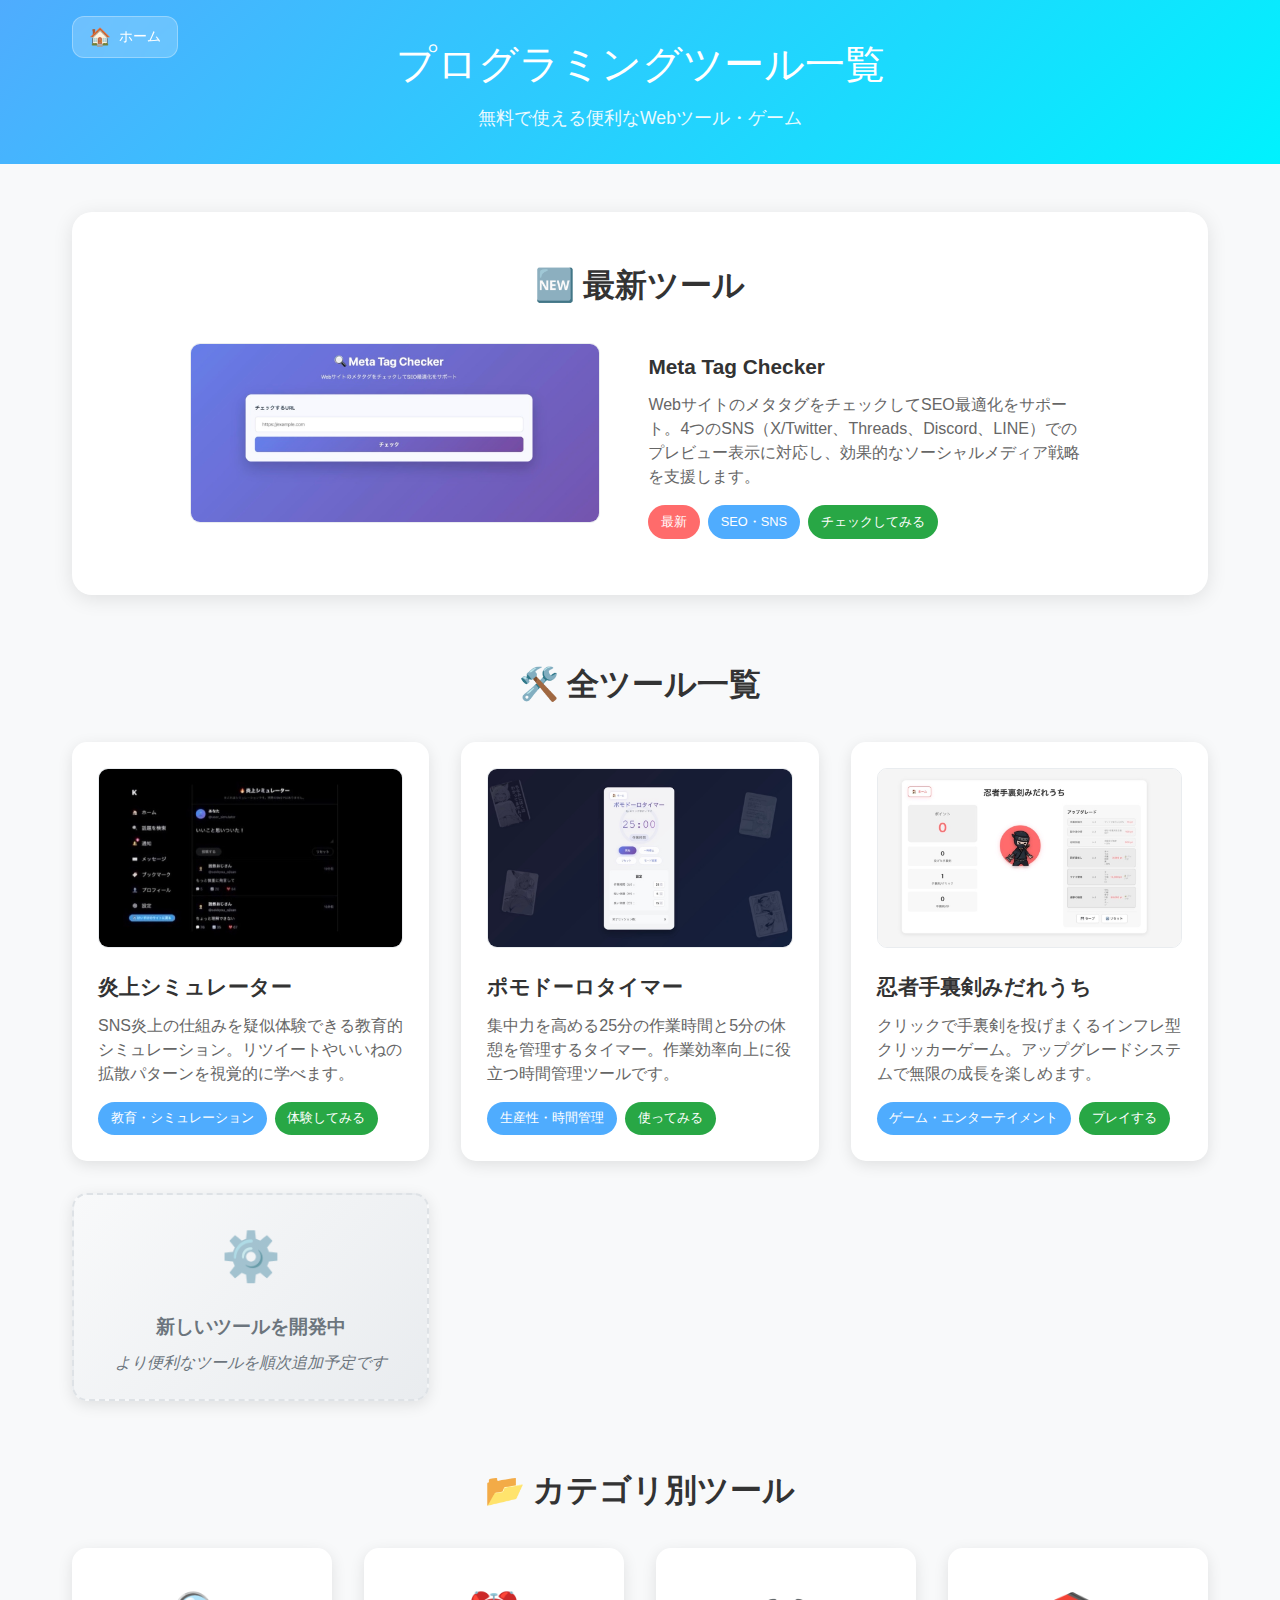
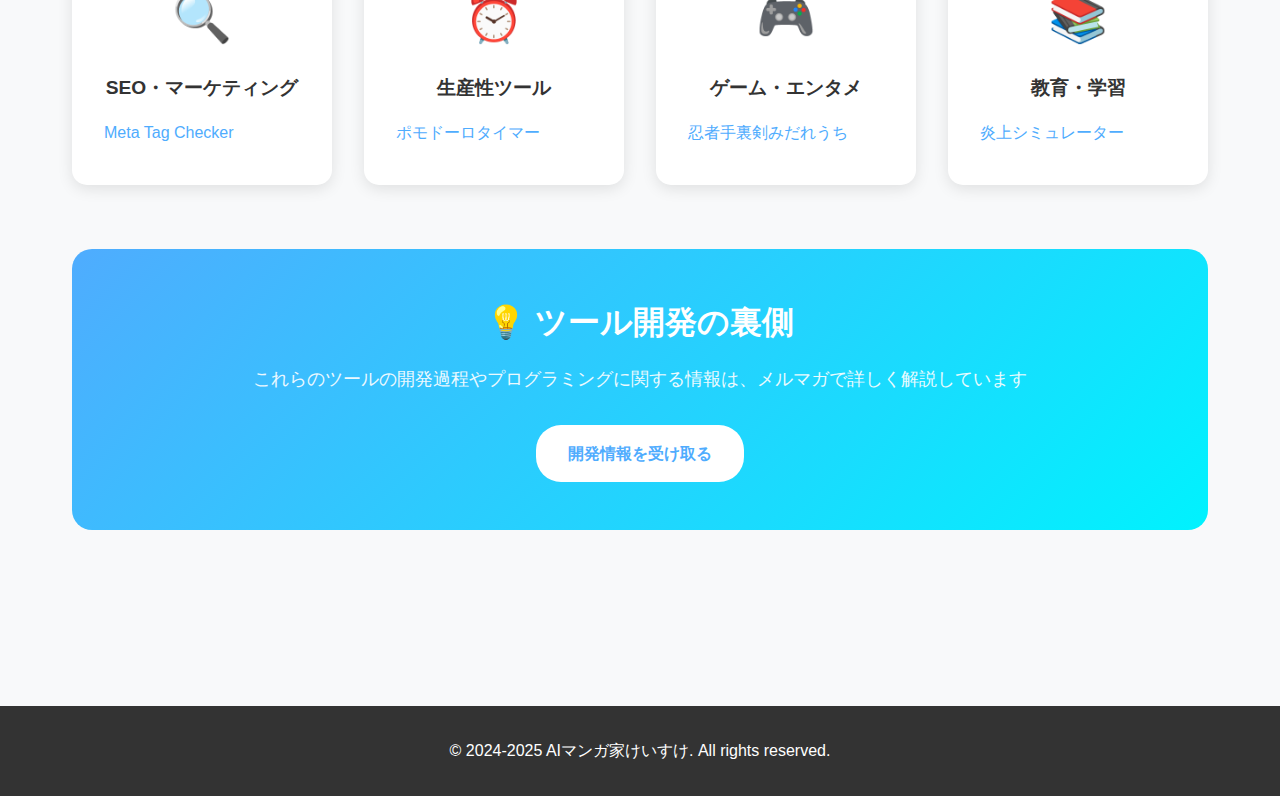
<file: programming/index.html>
<!DOCTYPE html>
<html lang="ja">
<head>
    <meta charset="UTF-8">
    <meta name="viewport" content="width=device-width, initial-scale=1.0">
    <title>プログラミングツール一覧 | AIマンガ家けいすけ</title>
    <meta name="description" content="AIマンガ家けいすけが開発したWebツール・ゲーム一覧。Meta Tag Checker、炎上シミュレーター、ポモドーロタイマーなど便利なツールを無料で提供。">
    
    <!-- Open Graph メタタグ -->
    <meta property="og:title" content="プログラミングツール一覧 | AIマンガ家けいすけ">
    <meta property="og:description" content="AIマンガ家けいすけが開発したWebツール・ゲーム一覧。Meta Tag Checker、炎上シミュレーター、ポモドーロタイマーなど便利なツールを無料で提供。">
    <meta property="og:type" content="website">
    <meta property="og:image" content="../images/programming-index.jpg">
    <meta property="og:image:width" content="1200">
    <meta property="og:image:height" content="630">
    
    <!-- Twitter Card メタタグ -->
    <meta name="twitter:image" content="../images/programming-index.jpg">
    
    <link rel="stylesheet" href="style.css">
</head>
<body>
    <!-- ヘッダー -->
    <header class="header">
        <div class="header-content">
            <div class="header-nav-mobile">
                <a href="../index.html" class="home-button-mobile">
                    <span class="home-icon">🏠</span>
                    <span class="home-text">ホームに戻る</span>
                </a>
            </div>
            <div class="nav-controls">
                <button onclick="window.location.href='../index.html'" class="home-btn" title="ホームに戻る">
                    <span class="home-icon">🏠</span>
                    <span class="home-text">ホーム</span>
                </button>
            </div>
            <h1>プログラミングツール一覧</h1>
            <p class="subtitle">無料で使える便利なWebツール・ゲーム</p>
        </div>
    </header>

    <!-- メインコンテンツ -->
    <main class="main">
        <div class="container">
            <!-- 新着ツールセクション -->
            <section class="featured-section">
                <h2>🆕 最新ツール</h2>
                <div class="featured-tool">
                    <a href="meta-tag-checker/index.html" class="tool-cover-link">
                        <img src="../images/meta-tag-checker-screenshot.jpg" alt="Meta Tag Checkerのスクリーンショット" class="tool-cover">
                    </a>
                    <div class="tool-info">
                        <h3>Meta Tag Checker</h3>
                        <p>WebサイトのメタタグをチェックしてSEO最適化をサポート。4つのSNS（X/Twitter、Threads、Discord、LINE）でのプレビュー表示に対応し、効果的なソーシャルメディア戦略を支援します。</p>
                        <div class="tool-badges">
                            <span class="badge new">最新</span>
                            <span class="badge category">SEO・SNS</span>
                            <a href="meta-tag-checker/index.html" class="badge use">チェックしてみる</a>
                        </div>
                    </div>
                </div>
            </section>

            <!-- 全ツール一覧セクション -->
            <section class="all-tools-section">
                <h2>🛠️ 全ツール一覧</h2>
                <div class="tools-grid">
                    <div class="tool-item">
                        <a href="enjo-simulator/index.html" class="tool-cover-link">
                            <img src="../images/enjo-simulator-screenshot.jpg" alt="炎上シミュレーターのスクリーンショット" class="tool-cover">
                        </a>
                        <div class="tool-info">
                            <h3>炎上シミュレーター</h3>
                            <p>SNS炎上の仕組みを疑似体験できる教育的シミュレーション。リツイートやいいねの拡散パターンを視覚的に学べます。</p>
                            <div class="tool-badges">
                                <span class="badge category">教育・シミュレーション</span>
                                <a href="enjo-simulator/index.html" class="badge use">体験してみる</a>
                            </div>
                        </div>
                    </div>

                    <div class="tool-item">
                        <a href="pomodoro-timer/index.html" class="tool-cover-link">
                            <img src="../images/pomodoro-screenshot.jpg" alt="ポモドーロタイマーのスクリーンショット" class="tool-cover">
                        </a>
                        <div class="tool-info">
                            <h3>ポモドーロタイマー</h3>
                            <p>集中力を高める25分の作業時間と5分の休憩を管理するタイマー。作業効率向上に役立つ時間管理ツールです。</p>
                            <div class="tool-badges">
                                <span class="badge category">生産性・時間管理</span>
                                <a href="pomodoro-timer/index.html" class="badge use">使ってみる</a>
                            </div>
                        </div>
                    </div>

                    <div class="tool-item">
                        <a href="shuriken-midareuchi/index.html" class="tool-cover-link">
                            <img src="../images/shuriken-screenshot.jpg" alt="忍者手裏剣みだれうちのスクリーンショット" class="tool-cover">
                        </a>
                        <div class="tool-info">
                            <h3>忍者手裏剣みだれうち</h3>
                            <p>クリックで手裏剣を投げまくるインフレ型クリッカーゲーム。アップグレードシステムで無限の成長を楽しめます。</p>
                            <div class="tool-badges">
                                <span class="badge category">ゲーム・エンターテイメント</span>
                                <a href="shuriken-midareuchi/index.html" class="badge use">プレイする</a>
                            </div>
                        </div>
                    </div>

                    <!-- 開発予定スロット -->
                    <div class="tool-item coming-soon">
                        <div class="coming-soon-content">
                            <div class="coming-soon-icon">⚙️</div>
                            <h3>新しいツールを開発中</h3>
                            <p>より便利なツールを順次追加予定です</p>
                        </div>
                    </div>
                </div>
            </section>

            <!-- カテゴリ別ツール -->
            <section class="categories-section">
                <h2>📂 カテゴリ別ツール</h2>
                <div class="categories-grid">
                    <div class="category-card">
                        <div class="category-icon">🔍</div>
                        <h3>SEO・マーケティング</h3>
                        <ul>
                            <li><a href="meta-tag-checker/index.html">Meta Tag Checker</a></li>
                        </ul>
                    </div>

                    <div class="category-card">
                        <div class="category-icon">⏰</div>
                        <h3>生産性ツール</h3>
                        <ul>
                            <li><a href="pomodoro-timer/index.html">ポモドーロタイマー</a></li>
                        </ul>
                    </div>

                    <div class="category-card">
                        <div class="category-icon">🎮</div>
                        <h3>ゲーム・エンタメ</h3>
                        <ul>
                            <li><a href="shuriken-midareuchi/index.html">忍者手裏剣みだれうち</a></li>
                        </ul>
                    </div>

                    <div class="category-card">
                        <div class="category-icon">📚</div>
                        <h3>教育・学習</h3>
                        <ul>
                            <li><a href="enjo-simulator/index.html">炎上シミュレーター</a></li>
                        </ul>
                    </div>
                </div>
            </section>

            <!-- CTAセクション -->
            <section class="cta-section">
                <div class="cta-content">
                    <h2>💡 ツール開発の裏側</h2>
                    <p>これらのツールの開発過程やプログラミングに関する情報は、メルマガで詳しく解説しています</p>
                    <a href="https://kov.jp/p/r/UUbYU1us" target="_blank" class="btn btn-primary">開発情報を受け取る</a>
                </div>
            </section>
        </div>
    </main>

    <!-- フッター -->
    <footer class="footer">
        <div class="container">
            <p>&copy; 2024-2025 AIマンガ家けいすけ. All rights reserved.</p>
        </div>
    </footer>
</body>
</html>
</file>
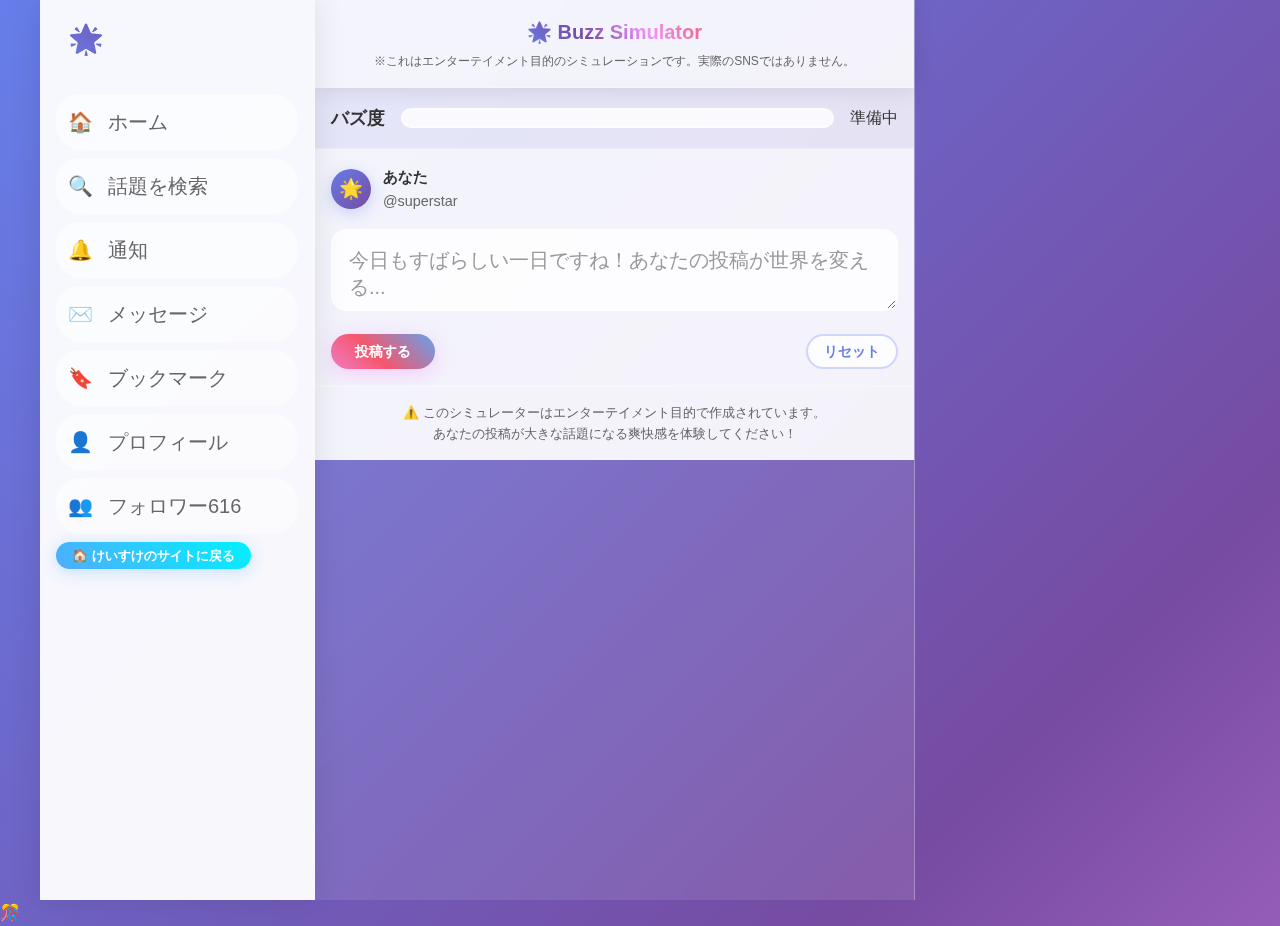
<file: programming/buzz-simulator/index.html>
<!DOCTYPE html>
<html lang="ja">
<head>
    <meta charset="UTF-8">
    <meta name="viewport" content="width=device-width, initial-scale=1.0">
    <title>Buzz Simulator｜バズ体験シミュレーター</title>
    <meta name="description" content="トップインフルエンサーになったような疑似体験！ちょっとした投稿でも大きくバズる感覚をシミュレーション。好意的な反応とフォロワー増加の爽快感を体験できるエンターテイメントツール。">
    
    <!-- Open Graph メタタグ -->
    <meta property="og:site_name" content="AIマンガ家けいすけ">
    <meta property="og:locale" content="ja_JP">
    <meta property="og:url" content="https://kei31.com/programming/buzz-simulator/">
    <meta property="og:type" content="website">
    <meta property="og:title" content="Buzz Simulator｜バズ体験シミュレーター">
    <meta property="og:description" content="トップインフルエンサーになったような疑似体験！好意的な反応とフォロワー増加の爽快感を体験できるエンターテイメントツール。">
    <meta property="og:image" content="https://kei31.com/images/buzz-simulator.jpg">
    <meta property="og:image:alt" content="Buzz Simulatorのスクリーンショット">
    <meta property="og:image:width" content="1200">
    <meta property="og:image:height" content="630">
    
    <!-- Twitter Card メタタグ -->
    <meta name="twitter:card" content="summary_large_image">
    <meta name="twitter:site" content="@kei31">
    <meta name="twitter:creator" content="@kei31">
    <meta name="twitter:title" content="Buzz Simulator｜バズ体験シミュレーター">
    <meta name="twitter:description" content="トップインフルエンサーになったような疑似体験！好意的な反応とフォロワー増加の爽快感を体験できるエンターテイメントツール。">
    <meta name="twitter:image" content="https://kei31.com/images/buzz-simulator.jpg">
    
    <link rel="stylesheet" href="style.css">
</head>
<body>
    <div class="main-layout">
        <!-- サイドバー -->
        <div class="sidebar">
            <div class="sidebar-logo">🌟</div>
            <nav>
                <ul class="sidebar-nav">
                    <li><a href="#"><span class="icon">🏠</span>ホーム</a></li>
                    <li><a href="#"><span class="icon">🔍</span>話題を検索</a></li>
                    <li><a href="#"><span class="icon">🔔<span class="notification-badge" id="notificationBadge">0</span></span>通知</a></li>
                    <li><a href="#"><span class="icon">✉️</span>メッセージ</a></li>
                    <li><a href="#"><span class="icon">🔖</span>ブックマーク</a></li>
                    <li><a href="#"><span class="icon">👤</span>プロフィール</a></li>
                    <li><a href="#" class="follower-menu"><span class="icon">👥</span>フォロワー <span class="follower-count" id="sidebarFollowers">0</span></a></li>
                </ul>
            </nav>
            <a href="../../index.html" class="home-button">🏠 けいすけのサイトに戻る</a>
        </div>

        <!-- メインコンテンツ -->
        <div class="container">
            <!-- ヘッダー -->
            <header class="header">
                <div class="header-nav-mobile">
                    <a href="../../index.html" class="home-button-mobile">
                        <span class="home-icon">🏠</span>
                        <span class="home-text">ホームに戻る</span>
                    </a>
                </div>
                <div class="header-content">
                    <h1>🌟 Buzz Simulator</h1>
                    <p class="disclaimer">※これはエンターテイメント目的のシミュレーションです。実際のSNSではありません。</p>
                </div>
            </header>

            <!-- バズ度メーター -->
            <div class="flame-meter">
                <div class="meter-label">バズ度</div>
                <div class="meter-bar">
                    <div class="meter-fill" id="buzzMeter"></div>
                </div>
                <div class="meter-text" id="buzzText">0%</div>
            </div>

            <!-- 投稿エリア -->
            <div class="post-area">
                <div class="user-info">
                    <div class="avatar">🌟</div>
                    <div class="user-details">
                        <div class="username">あなた</div>
                        <div class="handle">@superstar</div>
                    </div>
                </div>
                <textarea id="postInput" placeholder="今日もすばらしい一日ですね！あなたの投稿が世界を変える..."></textarea>
                <div class="post-actions">
                    <button id="postButton" class="post-button">投稿する</button>
                    <button id="resetButton" class="reset-button">リセット</button>
                </div>
            </div>

            <!-- タイムライン -->
            <div class="timeline" id="timeline">
            </div>

            <!-- 警告メッセージ -->
            <div class="warning">
                <p>⚠️ このシミュレーターはエンターテイメント目的で作成されています。</p>
                <p>あなたの投稿が大きな話題になる爽快感を体験してください！</p>
            </div>

        </div>
    </div>

    <!-- 達成ポップアップ -->
    <div class="achievement-popup" id="achievementPopup">
        <div class="achievement-content">
            <div class="achievement-icon">🎊</div>
            <div class="achievement-title" id="achievementTitle"></div>
            <div class="achievement-description" id="achievementDescription"></div>
        </div>
    </div>

    <script src="script.js"></script>
</body>
</html>
</file>
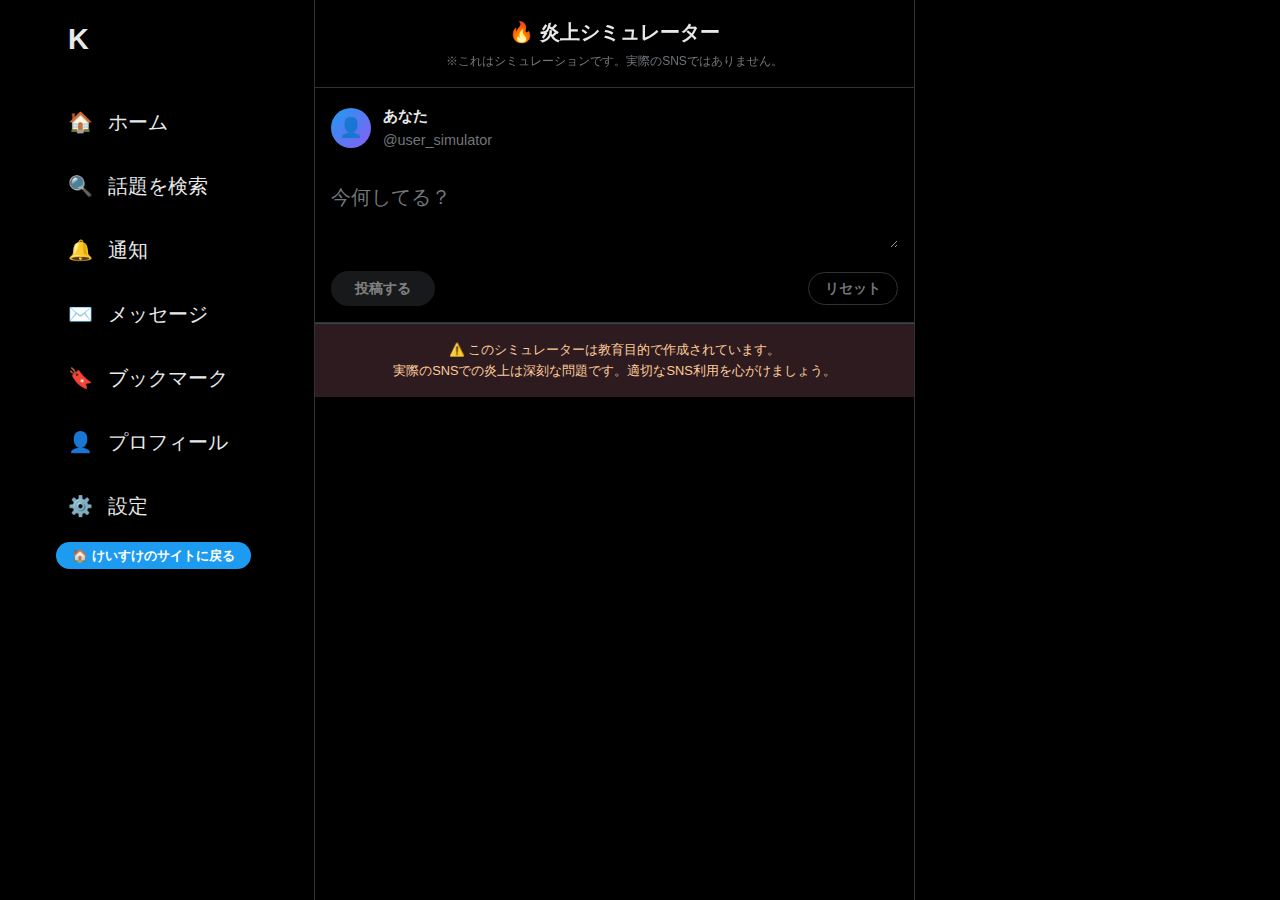
<file: programming/enjo-simulator/index.html>
<!DOCTYPE html>
<html lang="ja">
<head>
    <meta charset="UTF-8">
    <meta name="viewport" content="width=device-width, initial-scale=1.0">
    <title>炎上シミュレーター | SNS炎上体験ツール</title>
    <link rel="stylesheet" href="style.css">
</head>
<body>
    <div class="main-layout">
        <!-- サイドバー -->
        <div class="sidebar">
            <div class="sidebar-logo">K</div>
            <nav>
                <ul class="sidebar-nav">
                    <li><a href="#"><span class="icon">🏠</span>ホーム</a></li>
                    <li><a href="#"><span class="icon">🔍</span>話題を検索</a></li>
                    <li><a href="#"><span class="icon">🔔<span class="notification-badge" id="notificationBadge">0</span></span>通知</a></li>
                    <li><a href="#"><span class="icon">✉️</span>メッセージ</a></li>
                    <li><a href="#"><span class="icon">🔖</span>ブックマーク</a></li>
                    <li><a href="#"><span class="icon">👤</span>プロフィール</a></li>
                    <li><a href="#"><span class="icon">⚙️</span>設定</a></li>
                </ul>
            </nav>
            <a href="../../index.html" class="home-button">🏠 けいすけのサイトに戻る</a>
        </div>

        <!-- メインコンテンツ -->
        <div class="container">
            <!-- ヘッダー -->
            <header class="header">
                <div class="header-content">
                    <h1>🔥 炎上シミュレーター</h1>
                    <p class="disclaimer">※これはシミュレーションです。実際のSNSではありません。</p>
                </div>
            </header>

        <!-- 炎上度メーター -->
        <div class="flame-meter">
            <div class="meter-label">炎上度</div>
            <div class="meter-bar">
                <div class="meter-fill" id="flameMeter"></div>
            </div>
            <div class="meter-text" id="flameText">0%</div>
        </div>

        <!-- 投稿エリア -->
        <div class="post-area">
            <div class="user-info">
                <div class="avatar">👤</div>
                <div class="user-details">
                    <div class="username">あなた</div>
                    <div class="handle">@user_simulator</div>
                </div>
            </div>
            <textarea id="postInput" placeholder="今何してる？"></textarea>
            <div class="post-actions">
                <button id="postButton" class="post-button">投稿する</button>
                <button id="resetButton" class="reset-button">リセット</button>
            </div>
        </div>

        <!-- 対応選択肢（炎上後に表示） -->
        <div class="response-options" id="responseOptions" style="display: none;">
            <h3>🚨 炎上してしまいました！どう対応しますか？</h3>
            <div class="options">
                <button class="option-button" data-action="apologize">謝罪ツイートをする</button>
                <button class="option-button" data-action="excuse">言い訳をする</button>
                <button class="option-button" data-action="dogeza">土下座ツイートをする</button>
                <button class="option-button" data-action="ignore">無視を決め込む</button>
                <button class="option-button" data-action="delete">ツイートを削除する</button>
                <button class="option-button" data-action="fight">反論する</button>
            </div>
        </div>

        <!-- タイムライン -->
        <div class="timeline" id="timeline">
        </div>

        <!-- 警告メッセージ -->
        <div class="warning">
            <p>⚠️ このシミュレーターは教育目的で作成されています。</p>
            <p>実際のSNSでの炎上は深刻な問題です。適切なSNS利用を心がけましょう。</p>
        </div>

    </div>

    <script src="script.js"></script>
</body>
</html>
</file>
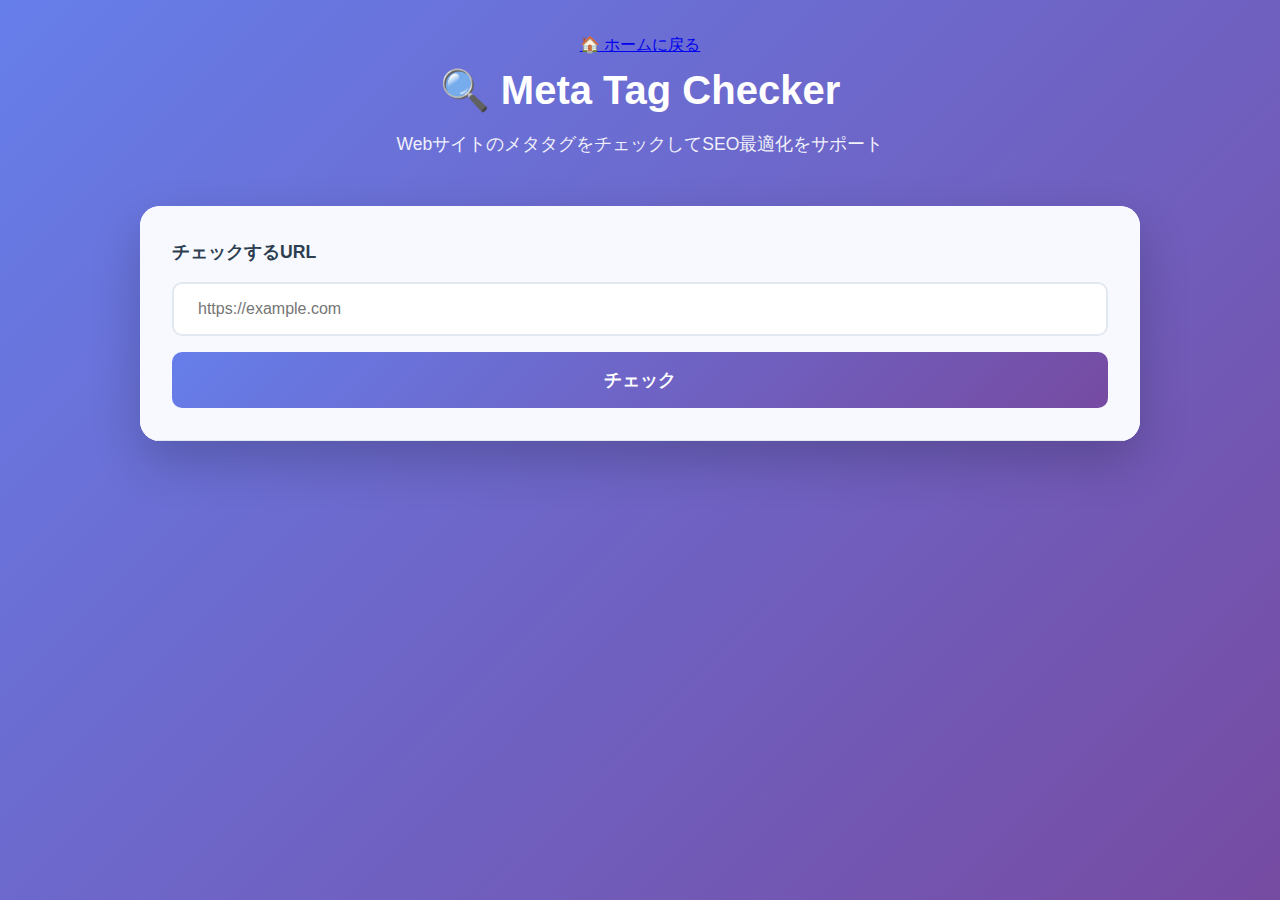
<file: programming/meta-tag-checker/index.html>
<!DOCTYPE html>
<html lang="ja">
<head>
    <meta charset="UTF-8">
    <meta name="viewport" content="width=device-width, initial-scale=1.0">
    <title>Meta Tag Checker | メタタグチェッカー</title>
    <meta name="description" content="WebサイトのメタタグをチェックしてSEO最適化をサポートするツールです。">
    
    <!-- Open Graph メタタグ -->
    <meta property="og:title" content="Meta Tag Checker | メタタグチェッカー">
    <meta property="og:description" content="WebサイトのメタタグをチェックしてSEO最適化をサポートするツールです。">
    <meta property="og:type" content="website">
    <meta property="og:image" content="images/meta-tag-checker.jpg">
    <meta property="og:image:width" content="1200">
    <meta property="og:image:height" content="630">
    
    <!-- Twitter Card メタタグ -->
    <meta name="twitter:image" content="images/meta-tag-checker.jpg">
    
    <link rel="stylesheet" href="style.css">
</head>
<body>
    <div class="container">
        <header class="header">
            <div class="header-nav">
                <a href="../../index.html" class="home-button">
                    <span class="home-icon">🏠</span>
                    <span class="home-text">ホームに戻る</span>
                </a>
            </div>
            <h1>🔍 Meta Tag Checker</h1>
            <p>WebサイトのメタタグをチェックしてSEO最適化をサポート</p>
        </header>

        <main class="main">
            <div class="input-section">
                <div class="input-group">
                    <label for="urlInput">チェックするURL</label>
                    <input 
                        type="url" 
                        id="urlInput" 
                        placeholder="https://example.com"
                        required
                    >
                    <button id="checkButton" type="button">
                        <span class="button-text">チェック</span>
                        <span class="loading" style="display: none;">チェック中...</span>
                    </button>
                </div>
            </div>

            <div id="results" class="results-section" style="display: none;">
                <div class="results-header">
                    <h2>メタタグ一覧</h2>
                    <div class="url-info">
                        <span id="checkedUrl"></span>
                    </div>
                </div>

                <div class="meta-tags-container">
                    <div class="meta-category">
                        <h3>📄 基本メタタグ</h3>
                        <div id="basicMeta" class="meta-list"></div>
                    </div>

                    <div class="meta-category">
                        <h3>📱 Open Graph タグ</h3>
                        <div id="ogMeta" class="meta-list"></div>
                    </div>

                    <div class="meta-category">
                        <h3>🐦 Twitter Card タグ</h3>
                        <div id="twitterMeta" class="meta-list"></div>
                    </div>

                    <div class="meta-category">
                        <h3>⚙️ その他のメタタグ</h3>
                        <div id="otherMeta" class="meta-list"></div>
                    </div>
                </div>

                <div class="preview-section">
                    <h2>📱 SNS プレビュー</h2>
                    <div class="preview-disclaimer">
                        <p>※ 表記は各SNSの実際の表示に似せていますが、完全に同一ではありません。参考程度にご利用ください。</p>
                    </div>
                    
                    <div class="preview-grid">
                        <div class="preview-item">
                            <h3>🐦 X (Twitter)</h3>
                            <div id="twitterPreview" class="preview-content">
                                <div class="preview-placeholder">
                                    <p>上記のメタタグ情報からXでの表示をシミュレーションします</p>
                                </div>
                            </div>
                        </div>
                        
                        <div class="preview-item">
                            <h3>📱 Threads</h3>
                            <div id="threadsPreview" class="preview-content">
                                <div class="preview-placeholder">
                                    <p>上記のメタタグ情報からThreadsでの表示をシミュレーションします</p>
                                </div>
                            </div>
                        </div>
                        
                        <div class="preview-item">
                            <h3>🎮 Discord</h3>
                            <div id="discordPreview" class="preview-content">
                                <div class="preview-placeholder">
                                    <p>上記のメタタグ情報からDiscordでの表示をシミュレーションします</p>
                                </div>
                            </div>
                        </div>
                        
                        <div class="preview-item">
                            <h3>💬 LINE</h3>
                            <div id="linePreview" class="preview-content">
                                <div class="preview-placeholder">
                                    <p>上記のメタタグ情報からLINEでの表示をシミュレーションします</p>
                                </div>
                            </div>
                        </div>
                    </div>
                </div>
            </div>

            <div id="error" class="error-section" style="display: none;">
                <div class="error-message">
                    <h3>⚠️ エラーが発生しました</h3>
                    <p id="errorText"></p>
                    <div class="error-help">
                        <h4>💡 対処法</h4>
                        <ul>
                            <li>URLが正しく入力されているか確認してください</li>
                            <li>一部のサイト（note.com等）はCORS制限により取得できない場合があります</li>
                            <li>しばらく時間をおいて再度お試しください</li>
                            <li>別のURLでテストしてみてください（例: https://example.com）</li>
                        </ul>
                    </div>
                </div>
            </div>
        </main>
    </div>

    <script src="script.js"></script>
</body>
</html>
</file>
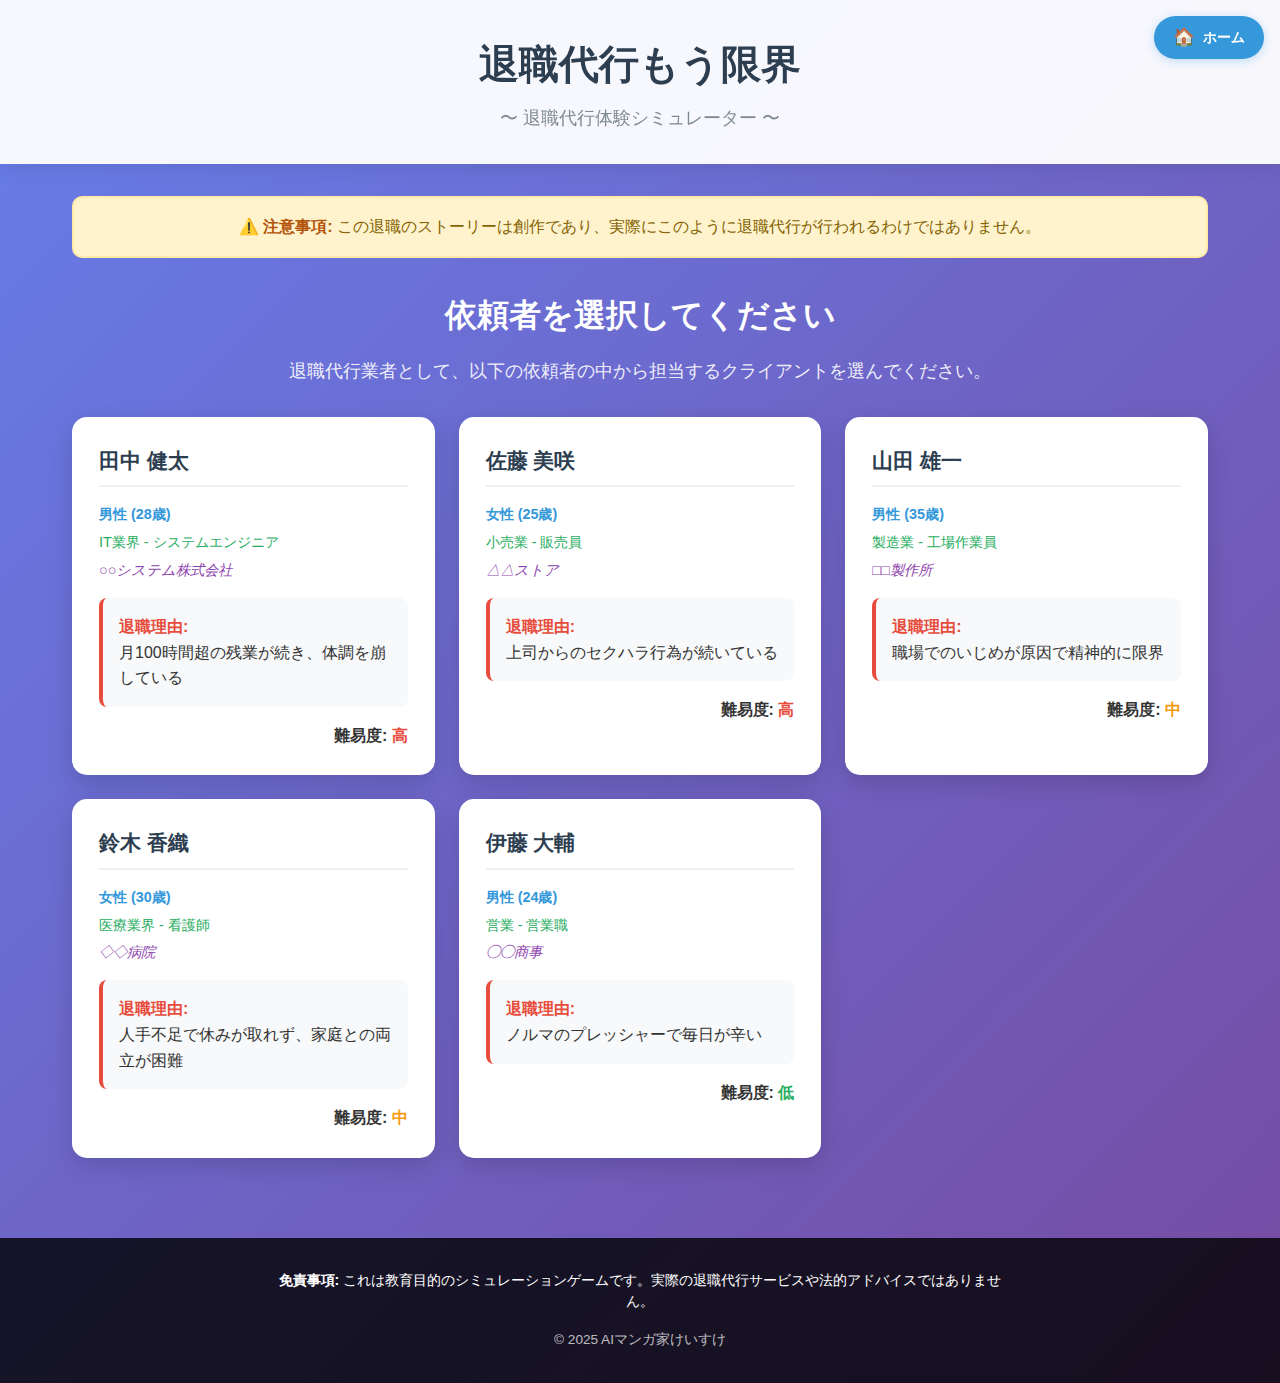
<file: programming/mou-genkai/index.html>
<!DOCTYPE html>
<html lang="ja">
<head>
    <meta charset="UTF-8">
    <meta name="viewport" content="width=device-width, initial-scale=1.0">
    <title>退職代行もう限界 - 退職代行体験シミュレーター</title>
    <meta name="description" content="退職代行業者として困難な退職交渉を体験できるシミュレーター。リアルな会話と4択選択肢で退職代行の大変さを学習。">
    
    <!-- Open Graph -->
    <meta property="og:title" content="退職代行もう限界 - 退職代行体験シミュレーター">
    <meta property="og:description" content="退職代行業者として困難な退職交渉を体験できるシミュレーター。10往復の厳しいやり取りで退職代行の大変さを学習。">
    <meta property="og:type" content="website">
    <meta property="og:url" content="">
    <meta property="og:image" content="images/mou-genkai.jpg">
    <meta property="og:image:width" content="1600">
    <meta property="og:image:height" content="900">
    
    <!-- Twitter Card -->
    <meta name="twitter:card" content="summary_large_image">
    <meta name="twitter:title" content="退職代行もう限界">
    <meta name="twitter:description" content="退職代行業者として困難な退職交渉を体験できるシミュレーター">
    <meta name="twitter:image" content="images/mou-genkai.jpg">
    <meta name="twitter:image:alt" content="退職代行もう限界 - クライアント選択画面">
    
    <link rel="stylesheet" href="style.css">
</head>
<body>
    <header class="header">
        <div class="header-content">
            <div class="header-nav-mobile">
                <a href="../../index.html" class="home-button-mobile">
                    <span class="home-icon">🏠</span>
                    <span class="home-text">ホームに戻る</span>
                </a>
            </div>
            <div class="nav-controls">
                <button onclick="window.location.href='../../index.html'" class="home-btn" title="ホームに戻る">
                    <span class="home-icon">🏠</span>
                    <span class="home-text">ホーム</span>
                </button>
            </div>
            <h1>退職代行もう限界</h1>
            <p class="subtitle">〜 退職代行体験シミュレーター 〜</p>
        </div>
    </header>

    <main>
        <!-- クライアント選択画面 -->
        <section id="client-selection" class="game-screen active">
            <div class="notice-banner">
                <p><strong>⚠️ 注意事項:</strong> この退職のストーリーは創作であり、実際にこのように退職代行が行われるわけではありません。</p>
            </div>
            <h2>依頼者を選択してください</h2>
            <p class="description">退職代行業者として、以下の依頼者の中から担当するクライアントを選んでください。</p>
            
            <div class="client-grid">
                <div class="client-card" data-client-id="1">
                    <div class="client-info">
                        <h3>田中 健太</h3>
                        <div class="client-details">
                            <span class="gender">男性 (28歳)</span>
                            <span class="industry">IT業界 - システムエンジニア</span>
                            <span class="company">○○システム株式会社</span>
                        </div>
                        <div class="reason">
                            <strong>退職理由:</strong><br>
                            月100時間超の残業が続き、体調を崩している
                        </div>
                        <div class="difficulty">難易度: <span class="high">高</span></div>
                    </div>
                </div>

                <div class="client-card" data-client-id="2">
                    <div class="client-info">
                        <h3>佐藤 美咲</h3>
                        <div class="client-details">
                            <span class="gender">女性 (25歳)</span>
                            <span class="industry">小売業 - 販売員</span>
                            <span class="company">△△ストア</span>
                        </div>
                        <div class="reason">
                            <strong>退職理由:</strong><br>
                            上司からのセクハラ行為が続いている
                        </div>
                        <div class="difficulty">難易度: <span class="high">高</span></div>
                    </div>
                </div>

                <div class="client-card" data-client-id="3">
                    <div class="client-info">
                        <h3>山田 雄一</h3>
                        <div class="client-details">
                            <span class="gender">男性 (35歳)</span>
                            <span class="industry">製造業 - 工場作業員</span>
                            <span class="company">□□製作所</span>
                        </div>
                        <div class="reason">
                            <strong>退職理由:</strong><br>
                            職場でのいじめが原因で精神的に限界
                        </div>
                        <div class="difficulty">難易度: <span class="medium">中</span></div>
                    </div>
                </div>

                <div class="client-card" data-client-id="4">
                    <div class="client-info">
                        <h3>鈴木 香織</h3>
                        <div class="client-details">
                            <span class="gender">女性 (30歳)</span>
                            <span class="industry">医療業界 - 看護師</span>
                            <span class="company">◇◇病院</span>
                        </div>
                        <div class="reason">
                            <strong>退職理由:</strong><br>
                            人手不足で休みが取れず、家庭との両立が困難
                        </div>
                        <div class="difficulty">難易度: <span class="medium">中</span></div>
                    </div>
                </div>

                <div class="client-card" data-client-id="5">
                    <div class="client-info">
                        <h3>伊藤 大輔</h3>
                        <div class="client-details">
                            <span class="gender">男性 (24歳)</span>
                            <span class="industry">営業 - 営業職</span>
                            <span class="company">◯◯商事</span>
                        </div>
                        <div class="reason">
                            <strong>退職理由:</strong><br>
                            ノルマのプレッシャーで毎日が辛い
                        </div>
                        <div class="difficulty">難易度: <span class="low">低</span></div>
                    </div>
                </div>
            </div>
        </section>

        <!-- 電話交渉画面 -->
        <section id="phone-negotiation" class="game-screen">
            <div class="phone-interface">
                <div class="phone-header">
                    <h2>📞 <span id="company-name"></span> への電話中...</h2>
                    <div class="client-info-small">
                        担当: <span id="current-client"></span>
                    </div>
                </div>

                <div class="conversation-area">
                    <div id="conversation-log" class="conversation-log">
                        <!-- 会話ログがここに表示される -->
                    </div>
                </div>

                <div class="choices-area">
                    <div id="question" class="question"></div>
                    <div id="choices" class="choices">
                        <!-- 4択選択肢がここに表示される -->
                    </div>
                </div>
            </div>
        </section>

        <!-- 完了画面 -->
        <section id="completion" class="game-screen">
            <div class="completion-content">
                <h2>🎉 退職手続き完了！</h2>
                <div id="success-message" class="success-message">
                    <!-- 成功メッセージがここに表示される -->
                </div>
                <div class="client-thanks">
                    <p><span id="completed-client"></span>さんからのメッセージ:</p>
                    <div id="thanks-message" class="thanks-message">
                        <!-- 感謝メッセージがここに表示される -->
                    </div>
                </div>
                <div class="sns-share-section">
                    <h3>🎉 成功をシェアしよう！</h3>
                    <div class="sns-buttons">
                        <button id="share-twitter" class="sns-btn twitter">
                            <span class="sns-icon">🐦</span>
                            <span class="sns-text">Xでシェア</span>
                        </button>
                        <button id="share-line" class="sns-btn line">
                            <span class="sns-icon">💬</span>
                            <span class="sns-text">LINEでシェア</span>
                        </button>
                        <button id="copy-result" class="sns-btn copy">
                            <span class="sns-icon">📋</span>
                            <span class="sns-text">結果をコピー</span>
                        </button>
                    </div>
                </div>
                <div class="completion-actions">
                    <button id="next-client-btn" class="btn btn-primary">次のクライアントを選択</button>
                    <button id="restart-btn" class="btn btn-secondary">最初からやり直す</button>
                </div>
            </div>
        </section>
    </main>

    <footer>
        <div class="disclaimer">
            <p><strong>免責事項:</strong> これは教育目的のシミュレーションゲームです。実際の退職代行サービスや法的アドバイスではありません。</p>
        </div>
        <div class="credits">
            <p>&copy; 2025 AIマンガ家けいすけ</p>
        </div>
    </footer>

    <script src="script.js"></script>
</body>
</html>
</file>
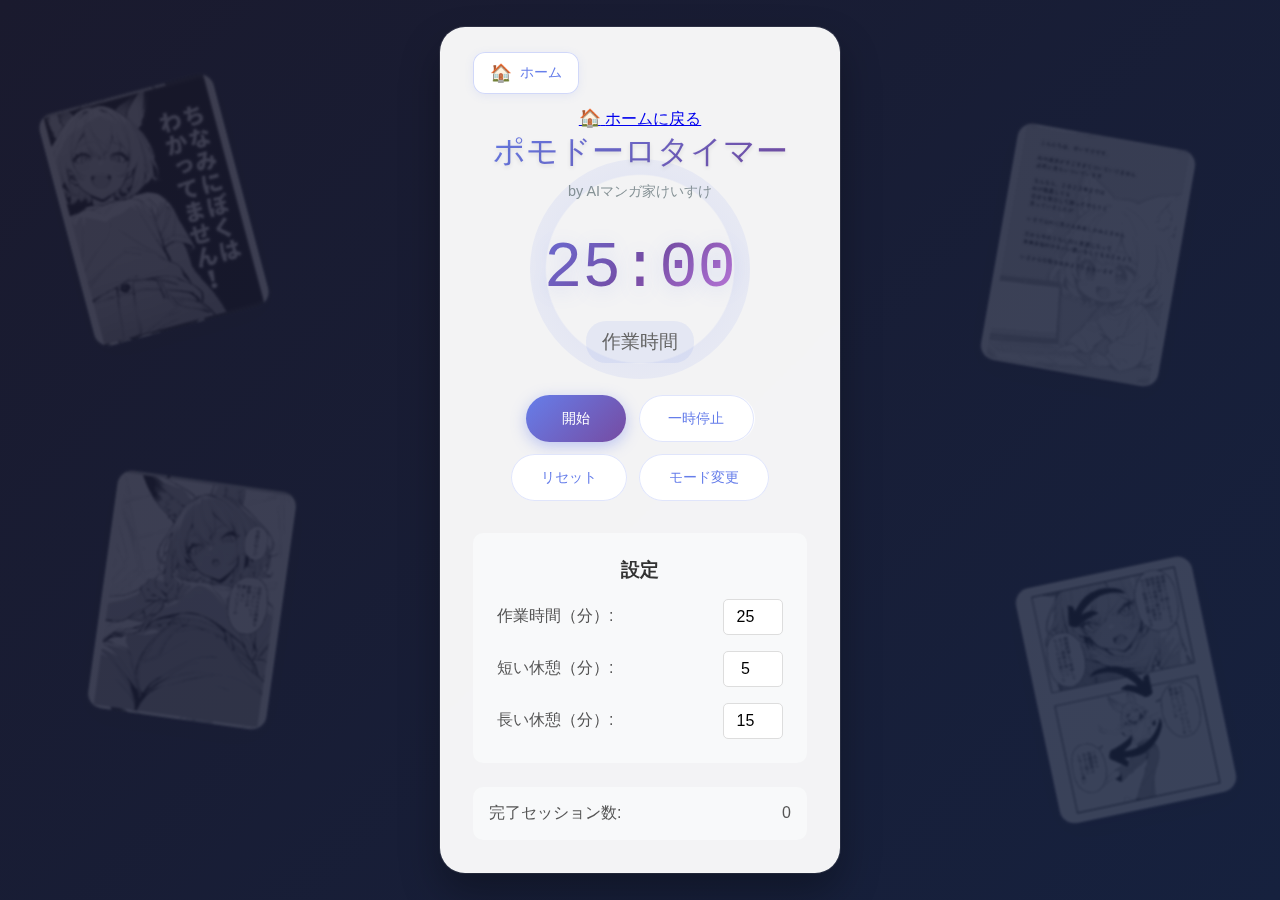
<file: programming/pomodoro-timer/index.html>
<!DOCTYPE html>
<html lang="ja">
<head>
    <meta charset="UTF-8">
    <meta name="viewport" content="width=device-width, initial-scale=1.0">
    <title>ポモドーロタイマー｜集中力向上＆生産性アップの時間管理ツール</title>
    <meta name="description" content="科学的根拠に基づく25分集中＋5分休憩サイクルで生産性を最大化！完全無料のポモドーロタイマーで作業効率を劇的に向上させよう。">
    
    <!-- Open Graph メタタグ -->
    <meta property="og:site_name" content="AIマンガ家けいすけ">
    <meta property="og:locale" content="ja_JP">
    <meta property="og:url" content="https://kei31.com/programming/pomodoro-timer/">
    <meta property="og:type" content="website">
    <meta property="og:title" content="ポモドーロタイマー｜集中力向上＆生産性アップの時間管理ツール">
    <meta property="og:description" content="科学的な時間管理法で生産性を最大化！25分集中+5分休憩のポモドーロテクニックを完全無料で実践。今すぐ集中力アップを体験！">
    <meta property="og:image" content="https://kei31.com/programming/pomodoro-timer/images/pomodoro-timer.jpg">
    <meta property="og:image:alt" content="ポモドーロタイマーのインターフェース画面">
    <meta property="og:image:width" content="1200">
    <meta property="og:image:height" content="630">
    
    <!-- Twitter Card メタタグ -->
    <meta name="twitter:card" content="summary_large_image">
    <meta name="twitter:site" content="@kei31">
    <meta name="twitter:creator" content="@kei31">
    <meta name="twitter:title" content="ポモドーロタイマー｜集中力向上＆生産性アップの時間管理ツール">
    <meta name="twitter:description" content="科学的な時間管理法で生産性を最大化！25分集中+5分休憩のポモドーロテクニックを完全無料で実践。今すぐ集中力アップを体験！">
    <meta name="twitter:image" content="https://kei31.com/programming/pomodoro-timer/images/pomodoro-timer.jpg">
    
    <link rel="stylesheet" href="style.css">
</head>
<body>
    <!-- 背景装飾 -->
    <div class="background-decoration">
        <div class="manga-panel panel-1"></div>
        <div class="manga-panel panel-2"></div>
        <div class="manga-panel panel-3"></div>
        <div class="manga-panel panel-4"></div>
    </div>
    
    <div class="container">
        <div class="header">
            <div class="header-nav-mobile">
                <a href="../../" class="home-button-mobile">
                    <span class="home-icon">🏠</span>
                    <span class="home-text">ホームに戻る</span>
                </a>
            </div>
            <div class="nav-controls">
                <button onclick="window.location.href='../../'" class="home-btn" title="ホームに戻る">
                    <span class="home-icon">🏠</span>
                    <span class="home-text">ホーム</span>
                </button>
            </div>
            <h1>ポモドーロタイマー</h1>
            <p class="subtitle">by AIマンガ家けいすけ</p>
        </div>
        
        <div class="mode-selector" id="modeSelector">
            <h3>モードを選択してください</h3>
            <div class="mode-buttons">
                <button id="workModeBtn" class="mode-btn active">
                    <span class="mode-icon">💼</span>
                    <span>作業時間</span>
                </button>
                <button id="shortBreakModeBtn" class="mode-btn">
                    <span class="mode-icon">☕</span>
                    <span>短い休憩</span>
                </button>
                <button id="longBreakModeBtn" class="mode-btn">
                    <span class="mode-icon">🛌</span>
                    <span>長い休憩</span>
                </button>
            </div>
        </div>

        <div class="timer-display">
            <div class="time" id="timeDisplay">25:00</div>
            <div class="mode" id="modeDisplay">作業時間</div>
        </div>
        
        <div class="controls">
            <button id="startBtn" class="btn primary">開始</button>
            <button id="pauseBtn" class="btn secondary">一時停止</button>
            <button id="resetBtn" class="btn secondary">リセット</button>
            <button id="changeModeBtn" class="btn secondary">モード変更</button>
        </div>
        
        <div class="settings">
            <h3>設定</h3>
            <div class="setting-item">
                <label for="workTime">作業時間（分）:</label>
                <input type="number" id="workTime" min="1" max="60" value="25">
            </div>
            <div class="setting-item">
                <label for="shortBreak">短い休憩（分）:</label>
                <input type="number" id="shortBreak" min="1" max="30" value="5">
            </div>
            <div class="setting-item">
                <label for="longBreak">長い休憩（分）:</label>
                <input type="number" id="longBreak" min="1" max="60" value="15">
            </div>
        </div>
        
        <div class="stats">
            <div class="stat-item">
                <span>完了セッション数:</span>
                <span id="sessionsCount">0</span>
            </div>
        </div>
    </div>
    
    <script src="script.js"></script>
</body>
</html>
</file>
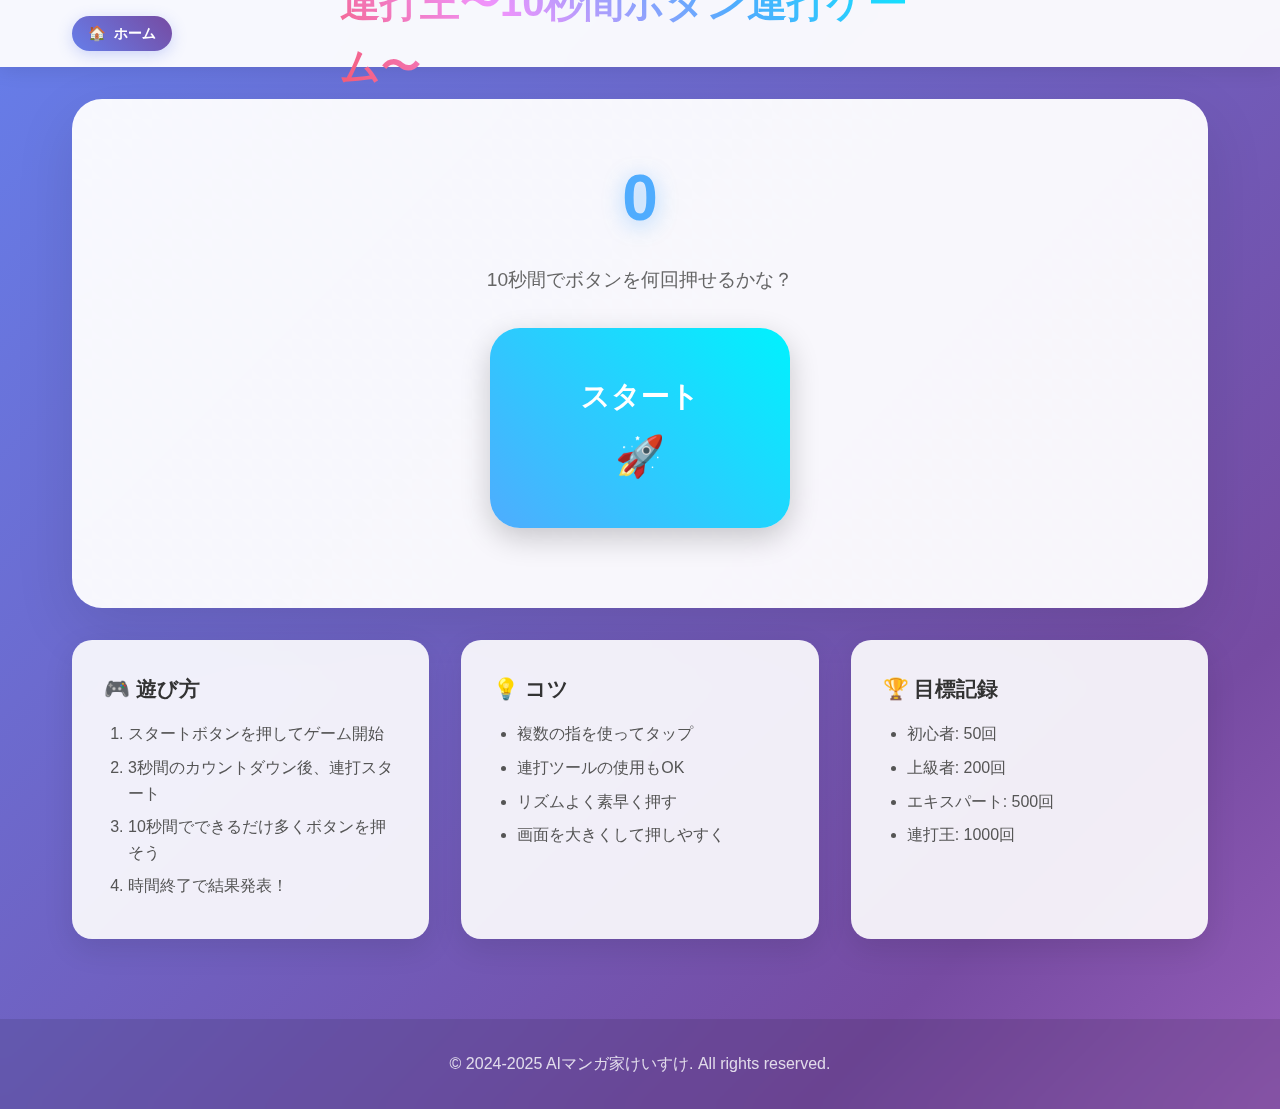
<file: programming/rendaking/index.html>
<!DOCTYPE html>
<html lang="ja">
<head>
    <meta charset="UTF-8">
    <meta name="viewport" content="width=device-width, initial-scale=1.0">
    <title>連打王｜10秒間ボタン連打ゲーム</title>
    <meta name="description" content="10秒間でボタンを何回押せるかを競うシンプルな連打ゲーム。あなたは連打王になれるか？ツールや複数指タップも歓迎！">
    
    <!-- Open Graph メタタグ -->
    <meta property="og:site_name" content="AIマンガ家けいすけ">
    <meta property="og:locale" content="ja_JP">
    <meta property="og:url" content="https://kei31.com/programming/rendaking/">
    <meta property="og:type" content="website">
    <meta property="og:title" content="連打王｜10秒間ボタン連打ゲーム">
    <meta property="og:description" content="10秒間でボタンを何回押せるかを競うシンプルな連打ゲーム。あなたは連打王になれるか？ツールや複数指タップも歓迎！">
    <meta property="og:image" content="https://kei31.com/images/rendaking-screenshot.jpg">
    <meta property="og:image:alt" content="連打王のゲーム画面">
    <meta property="og:image:width" content="1200">
    <meta property="og:image:height" content="630">
    
    <!-- Twitter Card メタタグ -->
    <meta name="twitter:card" content="summary_large_image">
    <meta name="twitter:site" content="@kei31">
    <meta name="twitter:creator" content="@kei31">
    <meta name="twitter:title" content="連打王｜10秒間ボタン連打ゲーム">
    <meta name="twitter:description" content="10秒間でボタンを何回押せるかを競うシンプルな連打ゲーム。あなたは連打王になれるか？ツールや複数指タップも歓迎！">
    <meta name="twitter:image" content="https://kei31.com/images/rendaking-screenshot.jpg">
    
    <!-- Favicon -->
    <link rel="icon" type="image/x-icon" href="../../favicon.ico">
    <link rel="icon" type="image/png" sizes="16x16" href="../../favicon-16x16.png">
    <link rel="icon" type="image/png" sizes="32x32" href="../../favicon-32x32.png">
    <link rel="apple-touch-icon" sizes="180x180" href="../../apple-touch-icon.png">
    
    <link rel="stylesheet" href="style.css">
</head>
<body>
    <!-- ヘッダー -->
    <header class="header">
        <div class="header-content">
            <div class="header-nav-mobile">
                <a href="../../index.html" class="home-button-mobile">
                    <span class="home-icon">🏠</span>
                    <span class="home-text">ホームに戻る</span>
                </a>
            </div>
            <div class="nav-controls">
                <button onclick="window.location.href='../../index.html'" class="home-btn" title="ホームに戻る">
                    <span class="home-icon">🏠</span>
                    <span class="home-text">ホーム</span>
                </button>
            </div>
            <h1>連打王〜10秒間ボタン連打ゲーム〜</h1>
        </div>
    </header>

    <!-- メインコンテンツ -->
    <main class="main">
        <div class="container">
            <!-- ゲーム画面 -->
            <div class="game-screen">
                <!-- 状態表示エリア -->
                <div class="status-area">
                    <div id="click-count" class="click-count">0</div>
                    <div id="timer-display" class="timer-display hidden">10.0</div>
                    <div id="game-message" class="game-message">10秒間でボタンを何回押せるかな？</div>
                </div>

                <!-- ゲームボタンエリア -->
                <div class="game-button-area">
                    <button id="start-button" class="start-button">
                        <span class="button-text">スタート</span>
                        <span class="button-icon">🚀</span>
                    </button>
                    
                    <button id="click-button" class="click-button hidden">
                        <span class="button-text">連打!</span>
                        <span class="button-icon">👆</span>
                    </button>
                    
                    <button id="reset-button" class="reset-button hidden">
                        <span class="button-text">もう一度</span>
                        <span class="button-icon">🔄</span>
                    </button>
                </div>

                <!-- 結果表示エリア -->
                <div id="result-area" class="result-area hidden">
                    <div class="result-score">
                        <span class="score-label">最終記録</span>
                        <span id="final-score" class="score-number">0</span>
                        <span class="score-unit">回</span>
                    </div>
                    <div id="result-message" class="result-message">お疲れ様でした！</div>
                </div>
            </div>

            <!-- 説明エリア -->
            <div class="info-area">
                <div class="info-card">
                    <h3>🎮 遊び方</h3>
                    <ol>
                        <li>スタートボタンを押してゲーム開始</li>
                        <li>3秒間のカウントダウン後、連打スタート</li>
                        <li>10秒間でできるだけ多くボタンを押そう</li>
                        <li>時間終了で結果発表！</li>
                    </ol>
                </div>
                
                <div class="info-card">
                    <h3>💡 コツ</h3>
                    <ul>
                        <li>複数の指を使ってタップ</li>
                        <li>連打ツールの使用もOK</li>
                        <li>リズムよく素早く押す</li>
                        <li>画面を大きくして押しやすく</li>
                    </ul>
                </div>
                
                <div class="info-card">
                    <h3>🏆 目標記録</h3>
                    <ul>
                        <li>初心者: 50回</li>
                        <li>上級者: 200回</li>
                        <li>エキスパート: 500回</li>
                        <li>連打王: 1000回</li>
                    </ul>
                </div>
            </div>
        </div>
    </main>

    <!-- フッター -->
    <footer class="footer">
        <div class="container">
            <p>&copy; 2024-2025 AIマンガ家けいすけ. All rights reserved.</p>
        </div>
    </footer>

    <script src="script.js"></script>
</body>
</html>
</file>
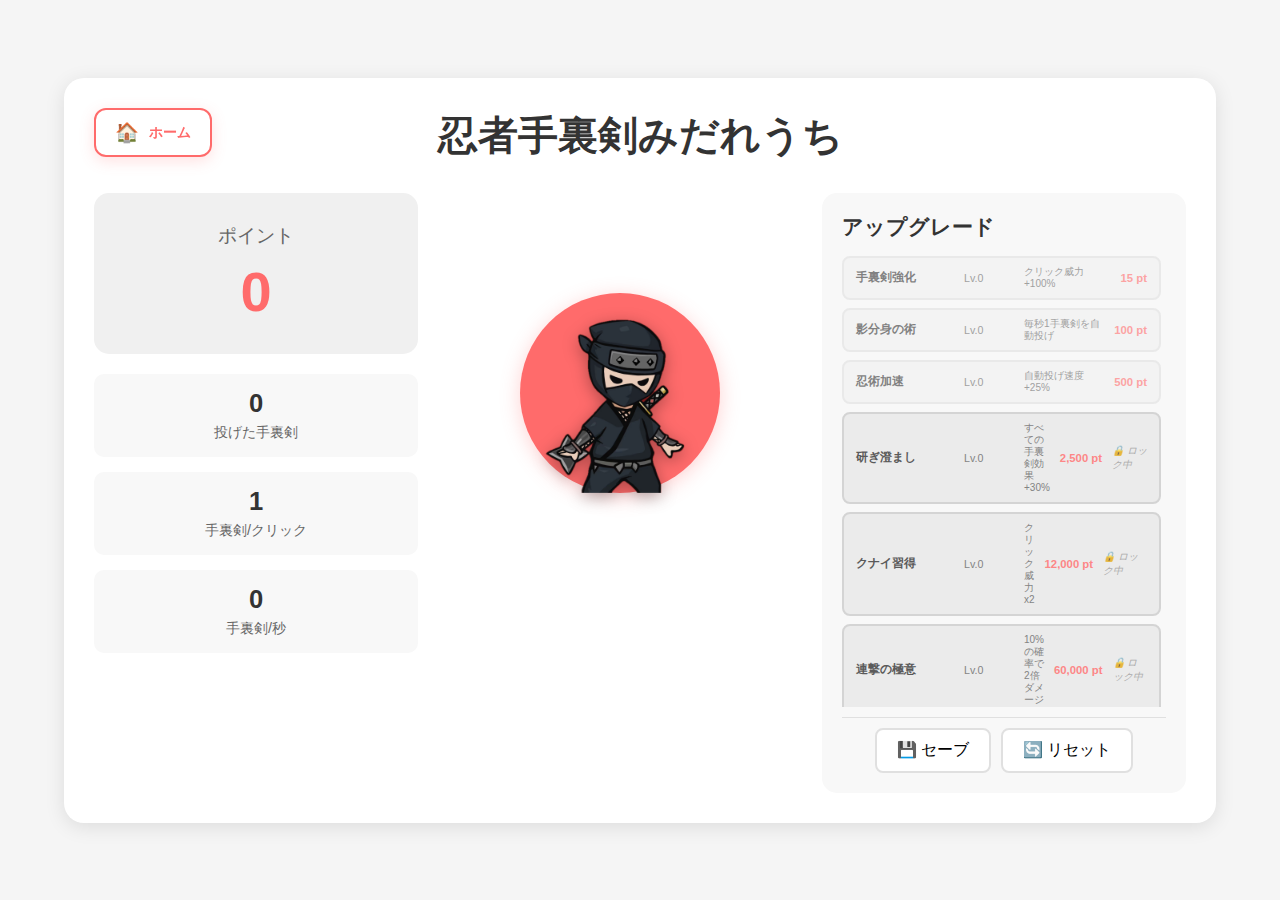
<file: programming/shuriken-midareuchi/index.html>
<!DOCTYPE html>
<html lang="ja">
<head>
    <meta charset="UTF-8">
    <meta name="viewport" content="width=device-width, initial-scale=1.0">
    <title>忍者手裏剣みだれうち</title>
    <link rel="stylesheet" href="style.css">
</head>
<body>
    <div class="game-container">
        <div class="game-header">
            <div class="nav-controls">
                <button onclick="window.location.href='../../index.html'" class="home-btn" title="ホームに戻る">
                    <span class="home-icon">🏠</span>
                    <span class="home-text">ホーム</span>
                </button>
            </div>
            <h1>忍者手裏剣みだれうち</h1>
        </div>
        
        <div class="main-content">
            <!-- 左側：スコア表示 -->
            <div class="score-panel">
                <div class="score-display">
                    <span class="score-label">ポイント</span>
                    <span id="points" class="score-value">0</span>
                </div>
                <div class="sub-stats">
                    <div class="stat-item">
                        <span id="total-thrown" class="stat-value">0</span>
                        <span class="stat-label">投げた手裏剣</span>
                    </div>
                    <div class="stat-item">
                        <span id="per-click" class="stat-value">1</span>
                        <span class="stat-label">手裏剣/クリック</span>
                    </div>
                    <div class="stat-item">
                        <span id="per-second" class="stat-value">0</span>
                        <span class="stat-label">手裏剣/秒</span>
                    </div>
                </div>
            </div>

            <!-- 中央：忍者キャラクター -->
            <div class="game-area">
                <button id="throw-button" class="throw-button">
                    <img src="images/ninja.png" alt="忍者" class="ninja-image">
                </button>
            </div>

            <!-- 右側：アップグレード -->
            <div class="upgrades-panel">
                <div class="upgrades-header">
                    <h2>アップグレード</h2>
                    <!-- <button id="toggle-upgrades" class="toggle-button">購入可能のみ表示</button> -->
                </div>
                
                <div id="upgrades-container" class="upgrades-container">
                    <!-- アップグレードはJavaScriptで動的に生成されます -->
                </div>

                <div class="controls">
                    <button id="save-button" class="control-button">💾 セーブ</button>
                    <button id="reset-button" class="control-button">🔄 リセット</button>
                </div>
            </div>
        </div>
    </div>
    
    <div id="shuriken-container" class="shuriken-container"></div>
    <div id="click-area" class="click-area"></div>

    <script src="game.js"></script>
</body>
</html>
</file>
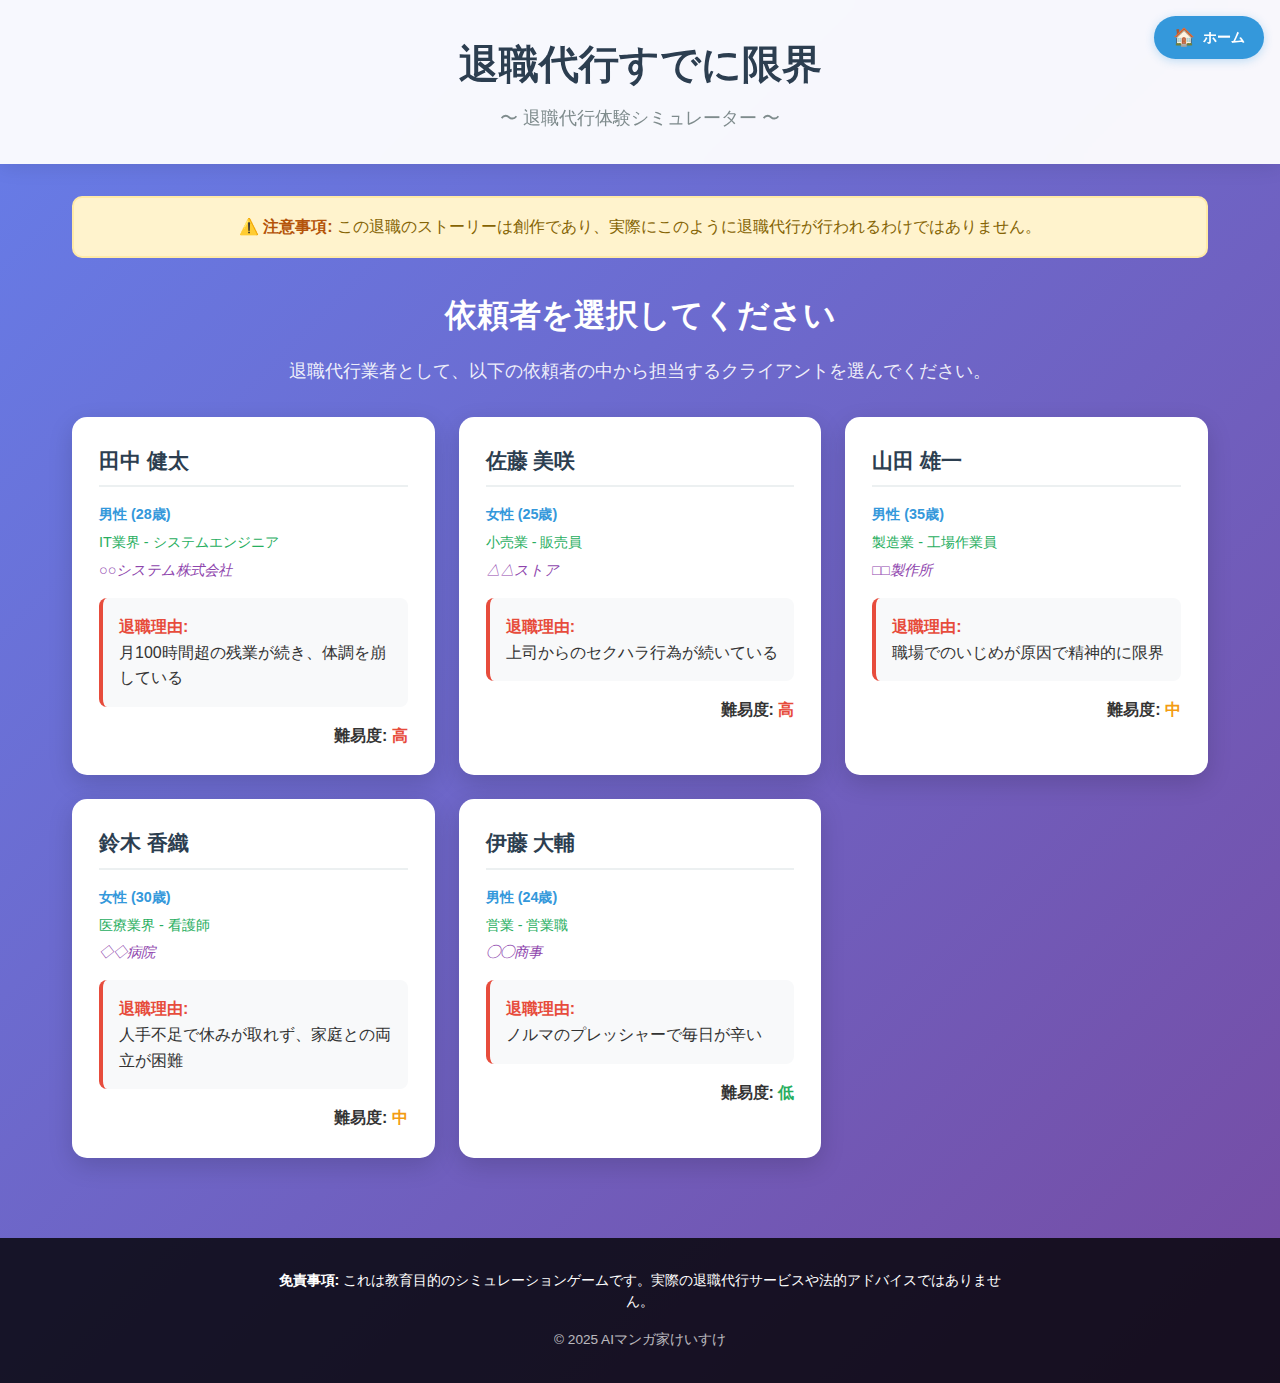
<file: programming/sudeni-genkai/index.html>
<!DOCTYPE html>
<html lang="ja">
<head>
    <meta charset="UTF-8">
    <meta name="viewport" content="width=device-width, initial-scale=1.0">
    <title>退職代行すでに限界 - 退職代行体験シミュレーター</title>
    <meta name="description" content="退職代行業者として困難な退職交渉を体験できるシミュレーター。リアルな会話と4択選択肢で退職代行の大変さを学習。">
    
    <!-- Open Graph -->
    <meta property="og:title" content="退職代行すでに限界 - 退職代行体験シミュレーター">
    <meta property="og:description" content="退職代行業者として困難な退職交渉を体験できるシミュレーター。10往復の厳しいやり取りで退職代行の大変さを学習。">
    <meta property="og:type" content="website">
    <meta property="og:url" content="">
    <meta property="og:image" content="images/sudeni-genkai.jpg">
    <meta property="og:image:width" content="1600">
    <meta property="og:image:height" content="900">
    
    <!-- Twitter Card -->
    <meta name="twitter:card" content="summary_large_image">
    <meta name="twitter:title" content="退職代行すでに限界">
    <meta name="twitter:description" content="退職代行業者として困難な退職交渉を体験できるシミュレーター">
    <meta name="twitter:image" content="images/sudeni-genkai.jpg">
    <meta name="twitter:image:alt" content="退職代行すでに限界 - クライアント選択画面">
    
    <link rel="stylesheet" href="style.css">
</head>
<body>
    <header class="header">
        <div class="header-content">
            <div class="header-nav-mobile">
                <a href="../../index.html" class="home-button-mobile">
                    <span class="home-icon">🏠</span>
                    <span class="home-text">ホームに戻る</span>
                </a>
            </div>
            <div class="nav-controls">
                <button onclick="window.location.href='../../index.html'" class="home-btn" title="ホームに戻る">
                    <span class="home-icon">🏠</span>
                    <span class="home-text">ホーム</span>
                </button>
            </div>
            <h1>退職代行すでに限界</h1>
            <p class="subtitle">〜 退職代行体験シミュレーター 〜</p>
        </div>
    </header>

    <main>
        <!-- クライアント選択画面 -->
        <section id="client-selection" class="game-screen active">
            <div class="notice-banner">
                <p><strong>⚠️ 注意事項:</strong> この退職のストーリーは創作であり、実際にこのように退職代行が行われるわけではありません。</p>
            </div>
            <h2>依頼者を選択してください</h2>
            <p class="description">退職代行業者として、以下の依頼者の中から担当するクライアントを選んでください。</p>
            
            <div class="client-grid">
                <div class="client-card" data-client-id="1">
                    <div class="client-info">
                        <h3>田中 健太</h3>
                        <div class="client-details">
                            <span class="gender">男性 (28歳)</span>
                            <span class="industry">IT業界 - システムエンジニア</span>
                            <span class="company">○○システム株式会社</span>
                        </div>
                        <div class="reason">
                            <strong>退職理由:</strong><br>
                            月100時間超の残業が続き、体調を崩している
                        </div>
                        <div class="difficulty">難易度: <span class="high">高</span></div>
                    </div>
                </div>

                <div class="client-card" data-client-id="2">
                    <div class="client-info">
                        <h3>佐藤 美咲</h3>
                        <div class="client-details">
                            <span class="gender">女性 (25歳)</span>
                            <span class="industry">小売業 - 販売員</span>
                            <span class="company">△△ストア</span>
                        </div>
                        <div class="reason">
                            <strong>退職理由:</strong><br>
                            上司からのセクハラ行為が続いている
                        </div>
                        <div class="difficulty">難易度: <span class="high">高</span></div>
                    </div>
                </div>

                <div class="client-card" data-client-id="3">
                    <div class="client-info">
                        <h3>山田 雄一</h3>
                        <div class="client-details">
                            <span class="gender">男性 (35歳)</span>
                            <span class="industry">製造業 - 工場作業員</span>
                            <span class="company">□□製作所</span>
                        </div>
                        <div class="reason">
                            <strong>退職理由:</strong><br>
                            職場でのいじめが原因で精神的に限界
                        </div>
                        <div class="difficulty">難易度: <span class="medium">中</span></div>
                    </div>
                </div>

                <div class="client-card" data-client-id="4">
                    <div class="client-info">
                        <h3>鈴木 香織</h3>
                        <div class="client-details">
                            <span class="gender">女性 (30歳)</span>
                            <span class="industry">医療業界 - 看護師</span>
                            <span class="company">◇◇病院</span>
                        </div>
                        <div class="reason">
                            <strong>退職理由:</strong><br>
                            人手不足で休みが取れず、家庭との両立が困難
                        </div>
                        <div class="difficulty">難易度: <span class="medium">中</span></div>
                    </div>
                </div>

                <div class="client-card" data-client-id="5">
                    <div class="client-info">
                        <h3>伊藤 大輔</h3>
                        <div class="client-details">
                            <span class="gender">男性 (24歳)</span>
                            <span class="industry">営業 - 営業職</span>
                            <span class="company">◯◯商事</span>
                        </div>
                        <div class="reason">
                            <strong>退職理由:</strong><br>
                            ノルマのプレッシャーで毎日が辛い
                        </div>
                        <div class="difficulty">難易度: <span class="low">低</span></div>
                    </div>
                </div>
            </div>
        </section>

        <!-- 電話交渉画面 -->
        <section id="phone-negotiation" class="game-screen">
            <div class="phone-interface">
                <div class="phone-header">
                    <h2>📞 <span id="company-name"></span> への電話中...</h2>
                    <div class="client-info-small">
                        担当: <span id="current-client"></span>
                    </div>
                </div>

                <div class="conversation-area">
                    <div id="conversation-log" class="conversation-log">
                        <!-- 会話ログがここに表示される -->
                    </div>
                </div>

                <div class="choices-area">
                    <div id="question" class="question"></div>
                    <div id="choices" class="choices">
                        <!-- 4択選択肢がここに表示される -->
                    </div>
                </div>
            </div>
        </section>

        <!-- 完了画面 -->
        <section id="completion" class="game-screen">
            <div class="completion-content">
                <h2>🎉 退職手続き完了！</h2>
                <div id="success-message" class="success-message">
                    <!-- 成功メッセージがここに表示される -->
                </div>
                <div class="client-thanks">
                    <p><span id="completed-client"></span>さんからのメッセージ:</p>
                    <div id="thanks-message" class="thanks-message">
                        <!-- 感謝メッセージがここに表示される -->
                    </div>
                </div>
                <div class="sns-share-section">
                    <h3>🎉 成功をシェアしよう！</h3>
                    <div class="sns-buttons">
                        <button id="share-twitter" class="sns-btn twitter">
                            <span class="sns-icon">🐦</span>
                            <span class="sns-text">Xでシェア</span>
                        </button>
                        <button id="share-line" class="sns-btn line">
                            <span class="sns-icon">💬</span>
                            <span class="sns-text">LINEでシェア</span>
                        </button>
                        <button id="copy-result" class="sns-btn copy">
                            <span class="sns-icon">📋</span>
                            <span class="sns-text">結果をコピー</span>
                        </button>
                    </div>
                </div>
                <div class="completion-actions">
                    <button id="next-client-btn" class="btn btn-primary">次のクライアントを選択</button>
                    <button id="restart-btn" class="btn btn-secondary">最初からやり直す</button>
                </div>
            </div>
        </section>
    </main>

    <footer>
        <div class="disclaimer">
            <p><strong>免責事項:</strong> これは教育目的のシミュレーションゲームです。実際の退職代行サービスや法的アドバイスではありません。</p>
        </div>
        <div class="credits">
            <p>&copy; 2025 AIマンガ家けいすけ</p>
        </div>
    </footer>

    <script src="script.js"></script>
</body>
</html>
</file>
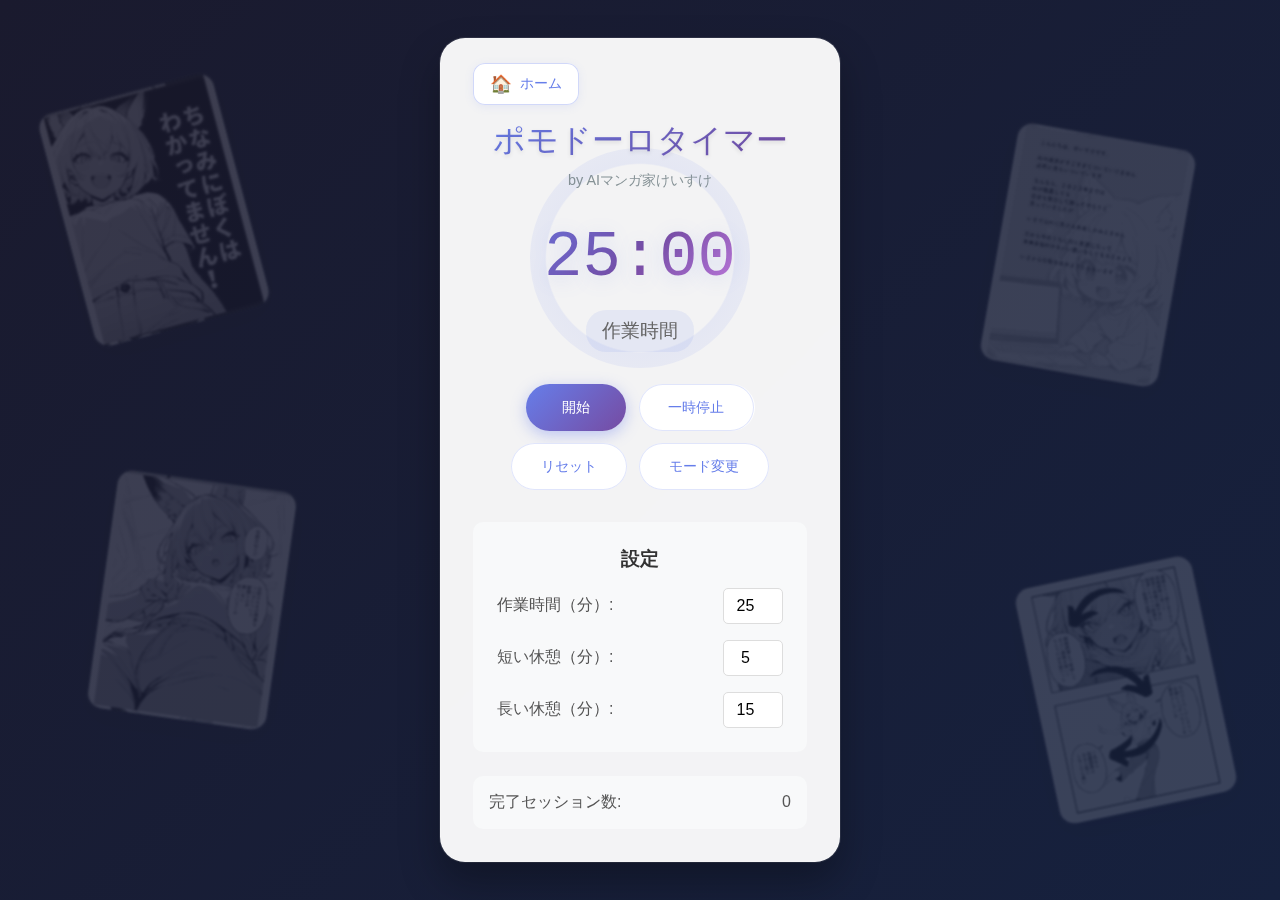
<file: tools/pomodoro-timer/index.html>
<!DOCTYPE html>
<html lang="ja">
<head>
    <meta charset="UTF-8">
    <meta name="viewport" content="width=device-width, initial-scale=1.0">
    <title>ポモドーロタイマー</title>
    <link rel="stylesheet" href="style.css">
</head>
<body>
    <!-- 背景装飾 -->
    <div class="background-decoration">
        <div class="manga-panel panel-1"></div>
        <div class="manga-panel panel-2"></div>
        <div class="manga-panel panel-3"></div>
        <div class="manga-panel panel-4"></div>
    </div>
    
    <div class="container">
        <div class="header">
            <div class="nav-controls">
                <button onclick="window.location.href='../../index.html'" class="home-btn" title="ホームに戻る">
                    <span class="home-icon">🏠</span>
                    <span class="home-text">ホーム</span>
                </button>
            </div>
            <h1>ポモドーロタイマー</h1>
            <p class="subtitle">by AIマンガ家けいすけ</p>
        </div>
        
        <div class="mode-selector" id="modeSelector">
            <h3>モードを選択してください</h3>
            <div class="mode-buttons">
                <button id="workModeBtn" class="mode-btn active">
                    <span class="mode-icon">💼</span>
                    <span>作業時間</span>
                </button>
                <button id="shortBreakModeBtn" class="mode-btn">
                    <span class="mode-icon">☕</span>
                    <span>短い休憩</span>
                </button>
                <button id="longBreakModeBtn" class="mode-btn">
                    <span class="mode-icon">🛌</span>
                    <span>長い休憩</span>
                </button>
            </div>
        </div>

        <div class="timer-display">
            <div class="time" id="timeDisplay">25:00</div>
            <div class="mode" id="modeDisplay">作業時間</div>
        </div>
        
        <div class="controls">
            <button id="startBtn" class="btn primary">開始</button>
            <button id="pauseBtn" class="btn secondary">一時停止</button>
            <button id="resetBtn" class="btn secondary">リセット</button>
            <button id="changeModeBtn" class="btn secondary">モード変更</button>
        </div>
        
        <div class="settings">
            <h3>設定</h3>
            <div class="setting-item">
                <label for="workTime">作業時間（分）:</label>
                <input type="number" id="workTime" min="1" max="60" value="25">
            </div>
            <div class="setting-item">
                <label for="shortBreak">短い休憩（分）:</label>
                <input type="number" id="shortBreak" min="1" max="30" value="5">
            </div>
            <div class="setting-item">
                <label for="longBreak">長い休憩（分）:</label>
                <input type="number" id="longBreak" min="1" max="60" value="15">
            </div>
        </div>
        
        <div class="stats">
            <div class="stat-item">
                <span>完了セッション数:</span>
                <span id="sessionsCount">0</span>
            </div>
        </div>
    </div>
    
    <script src="script.js"></script>
</body>
</html>
</file>
<file: style.css>
/* リセット・基本設定 */
* {
    margin: 0;
    padding: 0;
    box-sizing: border-box;
}

html {
    scroll-behavior: smooth;
}

body {
    font-family: -apple-system, BlinkMacSystemFont, 'Segoe UI', 'Hiragino Sans', 'Meiryo', sans-serif;
    line-height: 1.6;
    color: #333;
    background-color: #fafafa;
}

.container {
    max-width: 1200px;
    margin: 0 auto;
    padding: 0 2rem;
}

/* ヘッダー */
.header {
    background: rgba(255, 255, 255, 0.95);
    backdrop-filter: blur(20px);
    position: fixed;
    top: 0;
    left: 0;
    right: 0;
    z-index: 100;
    box-shadow: 0 2px 20px rgba(0, 0, 0, 0.1);
}

.nav {
    display: flex;
    justify-content: space-between;
    align-items: center;
    padding: 1rem 2rem;
    max-width: 1200px;
    margin: 0 auto;
}

.nav-brand h1 {
    font-size: 1.8rem;
    font-weight: 600;
    background: linear-gradient(135deg, #667eea 0%, #764ba2 100%);
    -webkit-background-clip: text;
    -webkit-text-fill-color: transparent;
    background-clip: text;
}

.nav-menu {
    display: flex;
    list-style: none;
    gap: 2rem;
}

.nav-menu a {
    text-decoration: none;
    color: #555;
    font-weight: 500;
    transition: color 0.3s ease;
    position: relative;
}

.nav-menu a:hover {
    color: #667eea;
}

.nav-menu a::after {
    content: '';
    position: absolute;
    bottom: -5px;
    left: 0;
    width: 0;
    height: 2px;
    background: linear-gradient(135deg, #667eea 0%, #764ba2 100%);
    transition: width 0.3s ease;
}

.nav-menu a:hover::after {
    width: 100%;
}

/* メインビジュアル */
.hero {
    margin-top: 80px;
    padding: 4rem 0;
    background: linear-gradient(135deg, #667eea 0%, #764ba2 100%);
    color: white;
    overflow: hidden;
    position: relative;
}

.hero::before {
    content: '';
    position: absolute;
    top: 0;
    left: 0;
    right: 0;
    bottom: 0;
    background: url('data:image/svg+xml;utf8,<svg xmlns="http://www.w3.org/2000/svg" viewBox="0 0 100 20"><defs><radialGradient id="a" cx="50" cy="40" r="50"><stop offset="0" stop-color="%23ffffff" stop-opacity="0.1"/><stop offset="1" stop-color="%23ffffff" stop-opacity="0"/></radialGradient></defs><rect width="100" height="20" fill="url(%23a)"/></svg>') repeat-x;
    opacity: 0.3;
    animation: float 20s ease-in-out infinite;
}

@keyframes float {
    0%, 100% { transform: translateX(0px); }
    50% { transform: translateX(-20px); }
}

.hero-content {
    max-width: 1200px;
    margin: 0 auto;
    padding: 0 2rem;
    display: grid;
    grid-template-columns: 1fr 1fr;
    gap: 4rem;
    align-items: center;
    position: relative;
    z-index: 1;
}

.hero-text h2 {
    font-size: 3rem;
    font-weight: 700;
    margin-bottom: 1.5rem;
    line-height: 1.2;
}

.hero-text p {
    font-size: 1.2rem;
    margin-bottom: 2rem;
    opacity: 0.9;
    line-height: 1.7;
}

.hero-buttons {
    display: flex;
    gap: 1rem;
    flex-wrap: wrap;
    justify-content: flex-start;
}

.btn {
    display: inline-block;
    padding: 1rem 2rem;
    border-radius: 50px;
    text-decoration: none;
    font-weight: 600;
    transition: all 0.3s ease;
    border: none;
    cursor: pointer;
    font-size: 1rem;
    white-space: nowrap;
    min-width: fit-content;
}

.btn-primary {
    background: rgba(255, 255, 255, 0.2);
    color: white;
    border: 2px solid rgba(255, 255, 255, 0.3);
    backdrop-filter: blur(10px);
}

.btn-primary:hover {
    background: rgba(255, 255, 255, 0.3);
    transform: translateY(-2px);
    box-shadow: 0 10px 30px rgba(0, 0, 0, 0.2);
}

.btn-secondary {
    background: white;
    color: #667eea;
    border: 2px solid white;
}

.btn-secondary:hover {
    background: rgba(255, 255, 255, 0.3);
    transform: translateY(-2px);
    box-shadow: 0 10px 30px rgba(0, 0, 0, 0.2);
}

.btn-tertiary {
    background: transparent;
    color: white;
    border: 2px solid rgba(255, 255, 255, 0.5);
}

.btn-tertiary:hover {
    background: rgba(255, 255, 255, 0.1);
    border-color: rgba(255, 255, 255, 0.8);
    transform: translateY(-2px);
    box-shadow: 0 10px 30px rgba(0, 0, 0, 0.2);
}

.hero-visual {
    display: flex;
    justify-content: center;
    align-items: center;
}

.manga-showcase {
    position: relative;
    transform: rotate(-5deg);
    transition: transform 0.3s ease;
}

.manga-showcase:hover {
    transform: rotate(0deg) scale(1.05);
}

.hero-manga {
    width: 300px;
    height: 400px;
    object-fit: cover;
    border-radius: 20px;
    box-shadow: 0 20px 50px rgba(0, 0, 0, 0.3);
}

/* セクション共通 */
.section-title {
    font-size: 2.5rem;
    text-align: center;
    margin-bottom: 3rem;
    font-weight: 600;
    color: #2c3e50;
    position: relative;
}

.section-title::after {
    content: '';
    position: absolute;
    bottom: -10px;
    left: 50%;
    transform: translateX(-50%);
    width: 60px;
    height: 4px;
    background: linear-gradient(135deg, #667eea 0%, #764ba2 100%);
    border-radius: 2px;
}

/* プロフィール */
.about {
    padding: 6rem 0;
    background: white;
}

.about-content {
    display: grid;
    grid-template-columns: 2fr 1fr;
    gap: 4rem;
    align-items: center;
}

.about-text h3 {
    font-size: 2rem;
    margin-bottom: 1.5rem;
    color: #2c3e50;
}

.about-text p {
    font-size: 1.1rem;
    line-height: 1.8;
    margin-bottom: 2rem;
    color: #555;
}

.achievements {
    display: flex;
    gap: 2rem;
    flex-wrap: wrap;
}

.achievement-item {
    text-align: center;
    padding: 1.5rem;
    background: linear-gradient(135deg, #f8f9ff 0%, #f0f2ff 100%);
    border-radius: 15px;
    min-width: 120px;
}

.achievement-item .number {
    display: block;
    font-size: 2rem;
    font-weight: 700;
    color: #667eea;
    margin-bottom: 0.5rem;
}

.achievement-item .label {
    font-size: 0.9rem;
    color: #666;
    font-weight: 500;
}

.about-image {
    display: flex;
    justify-content: center;
}

.profile-image {
    width: 250px;
    height: 250px;
    border-radius: 50%;
    object-fit: cover;
    border: 8px solid #f8f9ff;
    box-shadow: 0 20px 40px rgba(102, 126, 234, 0.2);
}

/* 作品一覧 */
.works {
    padding: 6rem 0;
    background: #f8f9ff;
}

.works-grid {
    display: grid;
    grid-template-columns: repeat(auto-fit, minmax(220px, 1fr));
    gap: 1.2rem;
    max-width: 1200px;
    margin: 0 auto;
}

.work-item {
    background: white;
    border-radius: 20px;
    overflow: hidden;
    box-shadow: 0 10px 30px rgba(0, 0, 0, 0.1);
    transition: transform 0.3s ease, box-shadow 0.3s ease;
}

.work-item:hover {
    transform: translateY(-10px);
    box-shadow: 0 20px 50px rgba(0, 0, 0, 0.15);
}

.work-item.featured {
    border: 3px solid #667eea;
    position: relative;
}

.work-item.featured::before {
    content: '🆕 NEW';
    position: absolute;
    top: 15px;
    right: 15px;
    background: linear-gradient(135deg, #ff9a56 0%, #ff6b35 100%);
    color: white;
    padding: 0.3rem 0.8rem;
    border-radius: 20px;
    font-size: 0.8rem;
    font-weight: 600;
    z-index: 2;
}

.work-item.bestseller::before {
    content: '🏆 BESTSELLER';
    position: absolute;
    top: 15px;
    right: 15px;
    background: linear-gradient(135deg, #ffd700 0%, #ffb700 100%);
    color: white;
    padding: 0.3rem 0.8rem;
    border-radius: 20px;
    font-size: 0.8rem;
    font-weight: 600;
    z-index: 2;
}

.work-cover-link {
    display: block;
    transition: transform 0.3s ease;
}

.work-cover-link:hover {
    transform: scale(1.05);
}

.work-cover {
    width: 100%;
    aspect-ratio: 1 / 1.4;
    object-fit: cover;
    transition: transform 0.3s ease;
}

.work-placeholder {
    aspect-ratio: 1 / 1.4;
    background: linear-gradient(135deg, #667eea 0%, #764ba2 100%);
    display: flex;
    flex-direction: column;
    align-items: center;
    justify-content: center;
    color: white;
    text-align: center;
}

.placeholder-icon {
    font-size: 3rem;
    margin-bottom: 1rem;
}

.work-info {
    padding: 1.2rem;
}

.work-info h3 {
    font-size: 1.2rem;
    margin-bottom: 0.8rem;
    color: #2c3e50;
    line-height: 1.4;
}

.work-info p {
    color: #666;
    line-height: 1.6;
    margin-bottom: 1rem;
}

.work-badges {
    display: flex;
    gap: 0.5rem;
    flex-wrap: wrap;
}

.badge {
    padding: 0.3rem 0.8rem;
    border-radius: 15px;
    font-size: 0.8rem;
    font-weight: 600;
}

.badge.bestseller {
    background: linear-gradient(135deg, #ff6b6b 0%, #ee5a52 100%);
    color: white;
}

.badge.reviews {
    background: linear-gradient(135deg, #4ecdc4 0%, #44a08d 100%);
    color: white;
}

.badge.new {
    background: linear-gradient(135deg, #ff9a56 0%, #ff6b35 100%);
    color: white;
}

.badge.amazon {
    background: linear-gradient(135deg, #ff9900 0%, #ff8c00 100%);
    color: white;
    text-decoration: none;
    transition: all 0.3s ease;
}

.badge.amazon:hover {
    transform: translateY(-2px);
    box-shadow: 0 5px 15px rgba(255, 153, 0, 0.3);
}

/* セクションもっと見るリンク */
.section-more {
    text-align: center;
    margin-top: 3rem;
}

.more-link {
    display: inline-flex;
    align-items: center;
    gap: 0.5rem;
    padding: 1rem 2rem;
    background: linear-gradient(135deg, #667eea 0%, #764ba2 100%);
    color: white;
    text-decoration: none;
    border-radius: 25px;
    font-weight: 600;
    font-size: 1.1rem;
    transition: all 0.3s ease;
    box-shadow: 0 4px 15px rgba(102, 126, 234, 0.3);
}

.more-link:hover {
    transform: translateY(-3px);
    box-shadow: 0 8px 25px rgba(102, 126, 234, 0.4);
}

.more-arrow {
    transition: transform 0.3s ease;
}

.more-link:hover .more-arrow {
    transform: translateX(5px);
}

/* プログラミング */
.programming {
    padding: 6rem 0;
    background: white;
}

.programming-grid {
    display: grid;
    grid-template-columns: repeat(4, 1fr);
    gap: 1.5rem;
}

.programming-item {
    background: white;
    border-radius: 15px;
    transition: all 0.3s ease;
    border: 2px solid transparent;
    box-shadow: 0 10px 30px rgba(0, 0, 0, 0.1);
    overflow: hidden;
    display: flex;
    flex-direction: column;
}

.programming-item:hover {
    transform: translateY(-5px);
    box-shadow: 0 20px 40px rgba(102, 126, 234, 0.15);
    border-color: #667eea;
}

.programming-cover-link {
    display: block;
    text-decoration: none;
    width: 100%;
}

.programming-cover {
    width: 100%;
    height: 250px;
    object-fit: cover;
    transition: transform 0.3s ease;
}

.programming-cover-link:hover .programming-cover {
    transform: scale(1.05);
}

.programming-info {
    padding: 1.5rem;
    flex: 1;
    display: flex;
    flex-direction: column;
}

.programming-info h3 {
    font-size: 1.3rem;
    margin-bottom: 0.75rem;
    color: #2c3e50;
    font-weight: 700;
}

.programming-info p {
    color: #666;
    margin-bottom: 1.5rem;
    line-height: 1.6;
    font-size: 0.95rem;
    flex: 1;
}

.programming-badges {
    display: flex;
    gap: 0.5rem;
    flex-wrap: wrap;
    margin-top: auto;
}

.badge.programming {
    background: #667eea;
    color: white;
    text-decoration: none;
    padding: 0.5rem 1rem;
    border-radius: 20px;
    font-size: 0.85rem;
    font-weight: 600;
    transition: all 0.2s ease;
    display: inline-block;
}

.badge.programming:hover {
    background: #5a6fd8;
    transform: translateY(-1px);
}

.programming-link {
    display: inline-block;
    padding: 0.7rem 1.5rem;
    background: linear-gradient(135deg, #667eea 0%, #764ba2 100%);
    color: white;
    text-decoration: none;
    border-radius: 25px;
    font-weight: 600;
    transition: all 0.3s ease;
    font-size: 0.9rem;
}

.programming-link:hover {
    transform: translateY(-2px);
    box-shadow: 0 10px 25px rgba(102, 126, 234, 0.3);
}


/* 制作過程 */
.process {
    padding: 6rem 0;
    background: #f8f9ff;
}

.process-steps {
    display: grid;
    gap: 2rem;
}

.step-item {
    display: grid;
    grid-template-columns: 200px 1fr;
    gap: 2rem;
    align-items: center;
    background: white;
    padding: 2rem;
    border-radius: 20px;
    box-shadow: 0 10px 30px rgba(0, 0, 0, 0.1);
    transition: transform 0.3s ease, box-shadow 0.3s ease;
}

.step-item:hover {
    transform: translateY(-5px);
    box-shadow: 0 20px 40px rgba(0, 0, 0, 0.15);
}

.step-visual {
    position: relative;
    display: flex;
    align-items: center;
    justify-content: center;
}

.step-number {
    position: absolute;
    top: -10px;
    left: -10px;
    width: 60px;
    height: 60px;
    border-radius: 50%;
    background: linear-gradient(135deg, #667eea 0%, #764ba2 100%);
    color: white;
    display: flex;
    align-items: center;
    justify-content: center;
    font-size: 1.5rem;
    font-weight: 700;
    z-index: 2;
    box-shadow: 0 5px 15px rgba(102, 126, 234, 0.3);
}

.step-image {
    width: 160px;
    aspect-ratio: 1 / 1.4;
    object-fit: cover;
    border-radius: 15px;
    box-shadow: 0 10px 25px rgba(0, 0, 0, 0.2);
    transition: transform 0.3s ease;
}

.step-image:hover {
    transform: scale(1.05);
}

.step-content h3 {
    font-size: 1.5rem;
    margin-bottom: 1rem;
    color: #2c3e50;
}

.step-content p {
    color: #666;
    line-height: 1.6;
}

/* 制作過程CTA */
.process-cta {
    margin-top: 4rem;
    padding: 3rem 2rem;
    background: linear-gradient(135deg, #667eea 0%, #764ba2 100%);
    border-radius: 20px;
    color: white;
}

.cta-content {
    display: grid;
    grid-template-columns: 1fr auto;
    gap: 2rem;
    align-items: center;
    max-width: 900px;
    margin: 0 auto;
}

.cta-text {
    text-align: left;
}

.cta-text h3 {
    font-size: 1.8rem;
    margin-bottom: 1rem;
    font-weight: 600;
}

.cta-text p {
    font-size: 1.1rem;
    margin-bottom: 2rem;
    opacity: 0.9;
}

.cta-manga {
    display: flex;
    justify-content: center;
    align-items: center;
}

.manga-sample {
    width: 180px;
    aspect-ratio: 1 / 1.4;
    object-fit: cover;
    border-radius: 15px;
    box-shadow: 0 15px 30px rgba(0, 0, 0, 0.3);
    transition: transform 0.3s ease;
}

.manga-sample:hover {
    transform: scale(1.05);
}

.btn-video {
    background: rgba(255, 255, 255, 0.2);
    color: white;
    border: 2px solid rgba(255, 255, 255, 0.3);
    backdrop-filter: blur(10px);
    font-size: 1.1rem;
    padding: 1.2rem 2.5rem;
}

.btn-video:hover {
    background: rgba(255, 255, 255, 0.3);
    border-color: rgba(255, 255, 255, 0.5);
    transform: translateY(-3px);
    box-shadow: 0 15px 35px rgba(0, 0, 0, 0.2);
}

/* お問い合わせ */
.contact {
    padding: 6rem 0;
    background: white;
}

.contact-content {
    text-align: center;
    max-width: 600px;
    margin: 0 auto;
}

.contact-content p {
    font-size: 1.2rem;
    color: #666;
    margin-bottom: 3rem;
    line-height: 1.7;
}

.contact-methods {
    display: flex;
    justify-content: center;
    gap: 3rem;
    flex-wrap: wrap;
}

.contact-item {
    display: flex;
    align-items: center;
    gap: 1rem;
    padding: 1.5rem 2rem;
    background: linear-gradient(135deg, #f8f9ff 0%, #f0f2ff 100%);
    border-radius: 15px;
    border: 2px solid transparent;
    transition: all 0.3s ease;
}

.contact-item:hover {
    border-color: #667eea;
    transform: translateY(-5px);
    box-shadow: 0 10px 25px rgba(102, 126, 234, 0.2);
}

.contact-link {
    text-decoration: none;
    color: inherit;
    transition: all 0.3s ease;
}

.contact-link:hover {
    background: linear-gradient(135deg, #667eea 0%, #764ba2 100%);
    color: white;
    transform: translateY(-5px) scale(1.05);
    box-shadow: 0 15px 35px rgba(102, 126, 234, 0.3);
}

.contact-icon {
    font-size: 2rem;
}

.contact-text {
    font-weight: 600;
    color: #2c3e50;
}

.contact-profile-icon {
    width: 48px;
    height: 48px;
    border-radius: 50%;
    object-fit: cover;
    border: 3px solid #667eea;
}

/* フッター */
.footer {
    background: #2c3e50;
    color: white;
    text-align: center;
    padding: 2rem 0;
}

.footer p {
    opacity: 0.8;
}

/* レスポンシブ */
@media (max-width: 1024px) {
    .programming-grid {
        grid-template-columns: repeat(2, 1fr);
        gap: 1.5rem;
    }
    
    .hero-buttons {
        flex-direction: column;
        align-items: center;
        gap: 1rem;
    }
    
    .btn {
        width: 100%;
        max-width: 300px;
        text-align: center;
    }
}

@media (max-width: 768px) {
    .nav {
        flex-direction: column;
        gap: 1rem;
        padding: 1rem;
    }
    
    .nav-menu {
        gap: 1rem;
        flex-wrap: wrap;
        justify-content: center;
    }
    
    .nav-menu a {
        font-size: 0.9rem;
    }
    
    .hero {
        margin-top: 140px;
        padding: 2rem 0;
    }
    
    .hero-content {
        grid-template-columns: 1fr;
        gap: 2rem;
        text-align: center;
    }
    
    .hero-text h2 {
        font-size: 2rem;
        line-height: 1.2;
    }
    
    .hero-text p {
        font-size: 1rem;
    }
    
    .hero-buttons {
        flex-direction: column;
        align-items: center;
        gap: 1rem;
    }
    
    .btn {
        width: 100%;
        max-width: 280px;
        padding: 1rem 1.5rem;
        font-size: 0.95rem;
    }
    
    .hero-manga {
        width: 250px;
        height: 330px;
    }
    
    .about-content {
        grid-template-columns: 1fr;
        gap: 2rem;
        text-align: center;
    }
    
    .achievements {
        justify-content: center;
        gap: 1rem;
    }
    
    .achievement-item {
        min-width: 100px;
        padding: 1rem;
    }
    
    .profile-image {
        width: 200px;
        height: 200px;
    }
    
    .works-grid {
        grid-template-columns: 1fr;
        gap: 1.5rem;
    }
    
    .work-cover {
        width: 50%;
        max-width: 200px;
        margin: 0 auto;
        display: block;
    }
    
    .programming-grid {
        grid-template-columns: 1fr;
        gap: 1.5rem;
    }
    
    .step-item {
        grid-template-columns: 1fr;
        text-align: center;
        padding: 1.5rem;
    }
    
    .step-visual {
        margin-bottom: 1rem;
    }
    
    .step-image {
        width: 180px;
        aspect-ratio: 1 / 1.4;
    }
    
    .cta-content {
        grid-template-columns: 1fr;
        gap: 2rem;
        text-align: center;
    }
    
    .cta-text {
        text-align: center;
    }
    
    .manga-sample {
        width: 180px;
    }
    
    .contact-methods {
        flex-direction: column;
        gap: 1rem;
        align-items: center;
    }
    
    .section-title {
        font-size: 2rem;
    }
    
    .container {
        padding: 0 1rem;
    }
}

@media (max-width: 480px) {
    .hero {
        margin-top: 160px;
        padding: 1.5rem 0;
    }
    
    .hero-text h2 {
        font-size: 1.8rem;
    }
    
    .btn {
        padding: 0.8rem 1.2rem;
        font-size: 0.9rem;
    }
    
    .hero-manga {
        width: 200px;
        height: 280px;
    }
    
    .section-title {
        font-size: 1.8rem;
    }
    
    .achievement-item {
        min-width: 90px;
        padding: 0.8rem;
    }
    
    .achievement-item .number {
        font-size: 1.5rem;
    }
    
    .step-image {
        width: 150px;
    }
    
    .manga-sample {
        width: 150px;
    }
}
</file>
<file: manga/style.css>
* {
    margin: 0;
    padding: 0;
    box-sizing: border-box;
}

body {
    font-family: -apple-system, BlinkMacSystemFont, 'Segoe UI', Roboto, sans-serif;
    line-height: 1.6;
    color: #333;
    background: #f8f9fa;
}

.container {
    max-width: 1200px;
    margin: 0 auto;
    padding: 0 2rem;
}

/* ヘッダー */
.header {
    background: linear-gradient(135deg, #667eea 0%, #764ba2 100%);
    color: white;
    padding: 2rem 0;
    text-align: center;
    position: relative;
}

.header-content {
    position: relative;
    max-width: 1200px;
    margin: 0 auto;
    padding: 0 2rem;
}

.header-nav-mobile {
    display: none;
    position: absolute;
    top: -1rem;
    left: 2rem;
    z-index: 10;
}

.home-button-mobile {
    display: inline-flex;
    align-items: center;
    gap: 0.5rem;
    padding: 0.5rem 1rem;
    background: rgba(255, 255, 255, 0.2);
    color: white;
    text-decoration: none;
    border-radius: 20px;
    font-weight: 500;
    font-size: 0.85rem;
    transition: all 0.3s ease;
    border: 1px solid rgba(255, 255, 255, 0.3);
}

.home-button-mobile:hover {
    background: rgba(255, 255, 255, 0.3);
    transform: translateY(-1px);
}

.nav-controls {
    position: absolute;
    top: -1rem;
    left: 2rem;
    z-index: 10;
}

.home-btn {
    background: rgba(255, 255, 255, 0.2);
    border: 1px solid rgba(255, 255, 255, 0.3);
    border-radius: 12px;
    padding: 0.6rem 1rem;
    cursor: pointer;
    display: flex;
    align-items: center;
    gap: 0.5rem;
    font-size: 0.85rem;
    font-weight: 500;
    color: white;
    transition: all 0.3s ease;
    backdrop-filter: blur(10px);
}

.home-btn:hover {
    background: rgba(255, 255, 255, 0.3);
    transform: translateY(-2px);
}

.home-icon {
    font-size: 1.1rem;
}

.header h1 {
    font-size: 2.5rem;
    margin-bottom: 0.5rem;
    font-weight: 300;
}

.subtitle {
    font-size: 1.1rem;
    opacity: 0.9;
    font-weight: 400;
}

/* メインコンテンツ */
.main {
    padding: 3rem 0;
}

/* セクション共通スタイル */
section {
    margin-bottom: 4rem;
}

section h2 {
    font-size: 2rem;
    margin-bottom: 2rem;
    color: #333;
    text-align: center;
}

/* 最新刊セクション */
.featured-section {
    background: white;
    border-radius: 20px;
    padding: 3rem;
    box-shadow: 0 4px 20px rgba(0, 0, 0, 0.1);
    margin-bottom: 4rem;
}

.featured-work {
    display: flex;
    align-items: center;
    gap: 3rem;
    max-width: 800px;
    margin: 0 auto;
}

/* 作品グリッド */
.works-grid {
    display: grid;
    grid-template-columns: repeat(auto-fit, minmax(300px, 1fr));
    gap: 2rem;
    margin-top: 2rem;
}

.work-item {
    background: white;
    border-radius: 15px;
    padding: 1.5rem;
    box-shadow: 0 4px 15px rgba(0, 0, 0, 0.1);
    transition: all 0.3s ease;
    display: flex;
    flex-direction: column;
}

.work-item:hover {
    transform: translateY(-5px);
    box-shadow: 0 8px 30px rgba(0, 0, 0, 0.15);
}

.work-item.bestseller {
    border: 2px solid #ffd700;
    background: linear-gradient(135deg, #fffbf0 0%, #fff9e6 100%);
}

.work-cover-link {
    display: block;
    margin-bottom: 1rem;
}

.work-cover {
    width: 100%;
    height: 200px;
    object-fit: contain;
    border-radius: 10px;
    transition: transform 0.3s ease;
}

.work-cover:hover {
    transform: scale(1.05);
}

.work-info {
    flex: 1;
    display: flex;
    flex-direction: column;
}

.work-info h3 {
    font-size: 1.2rem;
    margin-bottom: 0.8rem;
    color: #333;
    line-height: 1.4;
}

.work-info p {
    flex: 1;
    margin-bottom: 1rem;
    color: #666;
    line-height: 1.5;
}

.work-badges {
    display: flex;
    flex-wrap: wrap;
    gap: 0.5rem;
    margin-top: auto;
}

.badge {
    padding: 0.4rem 0.8rem;
    border-radius: 20px;
    font-size: 0.8rem;
    font-weight: 500;
    text-decoration: none;
    transition: all 0.3s ease;
    display: inline-block;
}

.badge.new {
    background: #ff6b6b;
    color: white;
}

.badge.bestseller {
    background: #ffd700;
    color: #333;
}

.badge.reviews {
    background: #4ecdc4;
    color: white;
}

.badge.amazon {
    background: #ff9500;
    color: white;
}

.badge.amazon:hover {
    background: #e6851a;
    transform: translateY(-1px);
}

/* Coming Soon アイテム */
.coming-soon {
    background: linear-gradient(135deg, #f8f9fa 0%, #e9ecef 100%);
    border: 2px dashed #dee2e6;
    text-align: center;
    justify-content: center;
    align-items: center;
}

.coming-soon-content {
    text-align: center;
}

.coming-soon-icon {
    font-size: 3rem;
    margin-bottom: 1rem;
    opacity: 0.7;
}

.coming-soon h3 {
    color: #6c757d;
    margin-bottom: 0.5rem;
}

.coming-soon p {
    color: #6c757d;
    font-style: italic;
}

/* CTAセクション */
.cta-section {
    background: linear-gradient(135deg, #667eea 0%, #764ba2 100%);
    color: white;
    text-align: center;
    padding: 3rem;
    border-radius: 20px;
    margin-top: 4rem;
}

.cta-section h2 {
    color: white;
    margin-bottom: 1rem;
}

.cta-section p {
    font-size: 1.1rem;
    margin-bottom: 2rem;
    opacity: 0.9;
}

.btn {
    display: inline-block;
    padding: 1rem 2rem;
    background: white;
    color: #667eea;
    text-decoration: none;
    border-radius: 25px;
    font-weight: 600;
    transition: all 0.3s ease;
}

.btn:hover {
    transform: translateY(-2px);
    box-shadow: 0 4px 15px rgba(0, 0, 0, 0.2);
}

/* フッター */
.footer {
    background: #333;
    color: white;
    text-align: center;
    padding: 2rem 0;
    margin-top: 4rem;
}

/* レスポンシブ対応 */
@media (max-width: 768px) {
    .header-nav-mobile {
        display: block;
    }
    
    .nav-controls {
        display: none;
    }
    
    .container {
        padding: 0 1rem;
    }
    
    .header-content {
        padding: 0 1rem;
    }
    
    .header h1 {
        font-size: 2rem;
        margin-top: 1rem;
    }
    
    .featured-work {
        flex-direction: column;
        text-align: center;
        gap: 2rem;
    }
    
    .works-grid {
        grid-template-columns: 1fr;
        gap: 1.5rem;
    }
    
    .featured-section {
        padding: 2rem 1.5rem;
    }
    
    section h2 {
        font-size: 1.5rem;
    }
}

@media (max-width: 480px) {
    .header h1 {
        font-size: 1.8rem;
    }
    
    .subtitle {
        font-size: 1rem;
    }
    
    .work-badges {
        justify-content: center;
    }
    
    .badge {
        font-size: 0.75rem;
        padding: 0.3rem 0.6rem;
    }
}
</file>
<file: programming/style.css>
* {
    margin: 0;
    padding: 0;
    box-sizing: border-box;
}

body {
    font-family: -apple-system, BlinkMacSystemFont, 'Segoe UI', Roboto, sans-serif;
    line-height: 1.6;
    color: #333;
    background: #f8f9fa;
}

.container {
    max-width: 1200px;
    margin: 0 auto;
    padding: 0 2rem;
}

/* ヘッダー */
.header {
    background: linear-gradient(135deg, #4facfe 0%, #00f2fe 100%);
    color: white;
    padding: 2rem 0;
    text-align: center;
    position: relative;
}

.header-content {
    position: relative;
    max-width: 1200px;
    margin: 0 auto;
    padding: 0 2rem;
}

.header-nav-mobile {
    display: none;
    position: absolute;
    top: -1rem;
    left: 2rem;
    z-index: 10;
}

.home-button-mobile {
    display: inline-flex;
    align-items: center;
    gap: 0.5rem;
    padding: 0.5rem 1rem;
    background: rgba(255, 255, 255, 0.2);
    color: white;
    text-decoration: none;
    border-radius: 20px;
    font-weight: 500;
    font-size: 0.85rem;
    transition: all 0.3s ease;
    border: 1px solid rgba(255, 255, 255, 0.3);
}

.home-button-mobile:hover {
    background: rgba(255, 255, 255, 0.3);
    transform: translateY(-1px);
}

.nav-controls {
    position: absolute;
    top: -1rem;
    left: 2rem;
    z-index: 10;
}

.home-btn {
    background: rgba(255, 255, 255, 0.2);
    border: 1px solid rgba(255, 255, 255, 0.3);
    border-radius: 12px;
    padding: 0.6rem 1rem;
    cursor: pointer;
    display: flex;
    align-items: center;
    gap: 0.5rem;
    font-size: 0.85rem;
    font-weight: 500;
    color: white;
    transition: all 0.3s ease;
    backdrop-filter: blur(10px);
}

.home-btn:hover {
    background: rgba(255, 255, 255, 0.3);
    transform: translateY(-2px);
}

.home-icon {
    font-size: 1.1rem;
}

.header h1 {
    font-size: 2.5rem;
    margin-bottom: 0.5rem;
    font-weight: 300;
}

.subtitle {
    font-size: 1.1rem;
    opacity: 0.9;
    font-weight: 400;
}

/* メインコンテンツ */
.main {
    padding: 3rem 0;
}

/* セクション共通スタイル */
section {
    margin-bottom: 4rem;
}

section h2 {
    font-size: 2rem;
    margin-bottom: 2rem;
    color: #333;
    text-align: center;
}

/* 最新ツールセクション */
.featured-section {
    background: white;
    border-radius: 20px;
    padding: 3rem;
    box-shadow: 0 4px 20px rgba(0, 0, 0, 0.1);
    margin-bottom: 4rem;
}

.featured-tool {
    display: flex;
    align-items: center;
    gap: 3rem;
    max-width: 900px;
    margin: 0 auto;
}

/* ツールグリッド */
.tools-grid {
    display: grid;
    grid-template-columns: repeat(auto-fit, minmax(320px, 1fr));
    gap: 2rem;
    margin-top: 2rem;
}

.tool-item {
    background: white;
    border-radius: 15px;
    padding: 1.5rem;
    box-shadow: 0 4px 15px rgba(0, 0, 0, 0.1);
    transition: all 0.3s ease;
    display: flex;
    flex-direction: column;
    border: 2px solid transparent;
}

.tool-item:hover {
    transform: translateY(-5px);
    box-shadow: 0 8px 30px rgba(0, 0, 0, 0.15);
    border-color: #4facfe;
}

.tool-cover-link {
    display: block;
    margin-bottom: 1rem;
}

.tool-cover {
    width: 100%;
    height: 180px;
    object-fit: cover;
    border-radius: 10px;
    transition: transform 0.3s ease;
    border: 1px solid #e9ecef;
}

.tool-cover:hover {
    transform: scale(1.02);
}

.tool-info {
    flex: 1;
    display: flex;
    flex-direction: column;
}

.tool-info h3 {
    font-size: 1.3rem;
    margin-bottom: 0.8rem;
    color: #333;
    line-height: 1.4;
}

.tool-info p {
    flex: 1;
    margin-bottom: 1rem;
    color: #666;
    line-height: 1.5;
}

.tool-badges {
    display: flex;
    flex-wrap: wrap;
    gap: 0.5rem;
    margin-top: auto;
}

.badge {
    padding: 0.4rem 0.8rem;
    border-radius: 20px;
    font-size: 0.8rem;
    font-weight: 500;
    text-decoration: none;
    transition: all 0.3s ease;
    display: inline-block;
}

.badge.new {
    background: #ff6b6b;
    color: white;
}

.badge.category {
    background: #4facfe;
    color: white;
}

.badge.use {
    background: #28a745;
    color: white;
}

.badge.use:hover {
    background: #218838;
    transform: translateY(-1px);
}

/* Coming Soon アイテム */
.coming-soon {
    background: linear-gradient(135deg, #f8f9fa 0%, #e9ecef 100%);
    border: 2px dashed #dee2e6 !important;
    text-align: center;
    justify-content: center;
    align-items: center;
}

.coming-soon:hover {
    border-color: #dee2e6 !important;
    transform: none;
}

.coming-soon-content {
    text-align: center;
}

.coming-soon-icon {
    font-size: 3rem;
    margin-bottom: 1rem;
    opacity: 0.7;
}

.coming-soon h3 {
    color: #6c757d;
    margin-bottom: 0.5rem;
}

.coming-soon p {
    color: #6c757d;
    font-style: italic;
}

/* カテゴリセクション */
.categories-grid {
    display: grid;
    grid-template-columns: repeat(auto-fit, minmax(250px, 1fr));
    gap: 2rem;
    margin-top: 2rem;
}

.category-card {
    background: white;
    border-radius: 15px;
    padding: 2rem;
    text-align: center;
    box-shadow: 0 4px 15px rgba(0, 0, 0, 0.1);
    transition: all 0.3s ease;
}

.category-card:hover {
    transform: translateY(-5px);
    box-shadow: 0 8px 25px rgba(0, 0, 0, 0.15);
}

.category-icon {
    font-size: 3rem;
    margin-bottom: 1rem;
}

.category-card h3 {
    font-size: 1.2rem;
    margin-bottom: 1rem;
    color: #333;
}

.category-card ul {
    list-style: none;
    text-align: left;
}

.category-card li {
    margin-bottom: 0.5rem;
}

.category-card a {
    color: #4facfe;
    text-decoration: none;
    transition: color 0.3s ease;
}

.category-card a:hover {
    color: #2d8cf0;
    text-decoration: underline;
}

/* CTAセクション */
.cta-section {
    background: linear-gradient(135deg, #4facfe 0%, #00f2fe 100%);
    color: white;
    text-align: center;
    padding: 3rem;
    border-radius: 20px;
    margin-top: 4rem;
}

.cta-section h2 {
    color: white;
    margin-bottom: 1rem;
}

.cta-section p {
    font-size: 1.1rem;
    margin-bottom: 2rem;
    opacity: 0.9;
}

.btn {
    display: inline-block;
    padding: 1rem 2rem;
    background: white;
    color: #4facfe;
    text-decoration: none;
    border-radius: 25px;
    font-weight: 600;
    transition: all 0.3s ease;
}

.btn:hover {
    transform: translateY(-2px);
    box-shadow: 0 4px 15px rgba(0, 0, 0, 0.2);
}

/* フッター */
.footer {
    background: #333;
    color: white;
    text-align: center;
    padding: 2rem 0;
    margin-top: 4rem;
}

/* レスポンシブ対応 */
@media (max-width: 768px) {
    .header-nav-mobile {
        display: block;
    }
    
    .nav-controls {
        display: none;
    }
    
    .container {
        padding: 0 1rem;
    }
    
    .header-content {
        padding: 2rem 1rem 1rem 1rem;
    }
    
    .header h1 {
        font-size: 2rem;
        margin-top: 2rem;
    }
    
    .home-text {
        display: none;
    }
    
    .featured-tool {
        flex-direction: column;
        text-align: center;
        gap: 2rem;
    }
    
    .tools-grid {
        grid-template-columns: 1fr;
        gap: 1.5rem;
    }
    
    .categories-grid {
        grid-template-columns: repeat(auto-fit, minmax(200px, 1fr));
        gap: 1.5rem;
    }
    
    .featured-section {
        padding: 2rem 1.5rem;
    }
    
    .category-card {
        padding: 1.5rem;
    }
    
    section h2 {
        font-size: 1.5rem;
    }
}

@media (max-width: 480px) {
    .header h1 {
        font-size: 1.8rem;
    }
    
    .subtitle {
        font-size: 1rem;
    }
    
    .tool-badges {
        justify-content: center;
    }
    
    .badge {
        font-size: 0.75rem;
        padding: 0.3rem 0.6rem;
    }
    
    .categories-grid {
        grid-template-columns: 1fr;
    }
}
</file>
<file: programming/buzz-simulator/style.css>
/* バズシミュレーター CSS */
* {
    margin: 0;
    padding: 0;
    box-sizing: border-box;
}

body {
    font-family: -apple-system, BlinkMacSystemFont, 'Segoe UI', 'Hiragino Sans', sans-serif;
    background: linear-gradient(135deg, #667eea 0%, #764ba2 20%, #f093fb 40%, #f5576c 60%, #4facfe 80%, #00f2fe 100%);
    background-size: 400% 400%;
    animation: gradientShift 15s ease infinite;
    color: #333;
    line-height: 1.6;
    margin: 0;
    padding: 0;
    min-height: 100vh;
}

@keyframes gradientShift {
    0% { background-position: 0% 50%; }
    50% { background-position: 100% 50%; }
    100% { background-position: 0% 50%; }
}

.main-layout {
    display: flex;
    min-height: 100vh;
    max-width: 1200px;
    margin: 0 auto;
}

.sidebar {
    width: 275px;
    background: rgba(255, 255, 255, 0.95);
    backdrop-filter: blur(20px);
    border-right: 1px solid rgba(255, 255, 255, 0.3);
    padding: 1rem;
    position: fixed;
    height: 100vh;
    overflow-y: auto;
    box-shadow: 0 0 30px rgba(0, 0, 0, 0.1);
    z-index: 1000;
}

.sidebar-logo {
    font-size: 1.8rem;
    font-weight: 900;
    margin-bottom: 2rem;
    padding-left: 0.75rem;
    background: linear-gradient(45deg, #667eea, #764ba2, #f093fb);
    background-clip: text;
    -webkit-background-clip: text;
    -webkit-text-fill-color: transparent;
    animation: sparkle 2s ease-in-out infinite alternate;
}

@keyframes sparkle {
    0% { filter: brightness(1) saturate(1); }
    100% { filter: brightness(1.2) saturate(1.5); }
}

.sidebar-nav {
    list-style: none;
}

.sidebar-nav li {
    margin-bottom: 0.5rem;
}

.sidebar-nav a {
    display: flex;
    align-items: center;
    padding: 0.75rem;
    border-radius: 25px;
    color: #666;
    text-decoration: none;
    font-size: 1.25rem;
    font-weight: 400;
    transition: all 0.3s ease;
    background: rgba(255, 255, 255, 0.5);
}

.sidebar-nav a:hover {
    background: linear-gradient(45deg, rgba(102, 126, 234, 0.2), rgba(118, 75, 162, 0.2));
    color: #333;
    transform: translateX(5px);
}

.sidebar-nav a.active {
    background: linear-gradient(45deg, #667eea, #764ba2);
    color: white;
    box-shadow: 0 4px 15px rgba(102, 126, 234, 0.3);
}

.sidebar-nav .icon {
    width: 24px;
    margin-right: 1rem;
    text-align: center;
    position: relative;
    display: inline-block;
}

.notification-badge {
    position: absolute;
    top: -8px;
    right: -8px;
    background: linear-gradient(45deg, #f093fb, #f5576c);
    color: white;
    border-radius: 50%;
    min-width: 18px;
    height: 18px;
    font-size: 0.7rem;
    font-weight: 700;
    display: flex;
    align-items: center;
    justify-content: center;
    border: 2px solid rgba(255, 255, 255, 0.8);
    animation: pulse-notification 2s infinite;
    box-shadow: 0 2px 10px rgba(240, 147, 251, 0.4);
}

.notification-badge.hidden {
    display: none;
}

@keyframes pulse-notification {
    0%, 100% { 
        transform: scale(1);
        opacity: 1;
    }
    50% { 
        transform: scale(1.1);
        opacity: 0.8;
    }
}

.container {
    width: 600px;
    margin-left: 275px;
    min-height: 100vh;
    border-right: 1px solid rgba(255, 255, 255, 0.3);
    background: rgba(255, 255, 255, 0.1);
    backdrop-filter: blur(10px);
}

/* ヘッダー */
.header {
    background: rgba(255, 255, 255, 0.9);
    backdrop-filter: blur(20px);
    padding: 1rem;
    border-bottom: 1px solid rgba(255, 255, 255, 0.3);
    position: sticky;
    top: 0;
    z-index: 100;
    display: flex;
    align-items: center;
    justify-content: space-between;
    box-shadow: 0 2px 20px rgba(0, 0, 0, 0.1);
}

.header-nav-mobile {
    display: none;
    position: absolute;
    top: 1rem;
    left: 1rem;
    z-index: 10;
}

.home-button-mobile {
    display: inline-flex;
    align-items: center;
    gap: 0.5rem;
    padding: 0.5rem 1rem;
    background: rgba(102, 126, 234, 0.2);
    color: #667eea;
    text-decoration: none;
    border-radius: 20px;
    font-weight: 500;
    font-size: 0.85rem;
    transition: all 0.3s ease;
    border: 1px solid rgba(102, 126, 234, 0.3);
}

.home-button-mobile:hover {
    background: rgba(102, 126, 234, 0.3);
    transform: translateY(-1px);
}

.home-icon {
    font-size: 1rem;
}

.header-content {
    display: flex;
    flex-direction: column;
    align-items: center;
    flex: 1;
}

.header h1 {
    font-size: 1.25rem;
    font-weight: 800;
    margin: 0;
    background: linear-gradient(45deg, #667eea, #764ba2, #f093fb, #f5576c);
    background-clip: text;
    -webkit-background-clip: text;
    -webkit-text-fill-color: transparent;
    animation: rainbow 3s ease-in-out infinite;
}

@keyframes rainbow {
    0%, 100% { filter: hue-rotate(0deg); }
    50% { filter: hue-rotate(180deg); }
}

.disclaimer {
    font-size: 0.75rem;
    color: #666;
    margin-top: 0.25rem;
}

.home-button {
    background: linear-gradient(45deg, #4facfe, #00f2fe);
    color: white;
    text-decoration: none;
    padding: 0.4rem 1rem;
    border-radius: 20px;
    font-size: 0.8rem;
    font-weight: 600;
    transition: all 0.3s ease;
    border: none;
    cursor: pointer;
    box-shadow: 0 3px 15px rgba(79, 172, 254, 0.3);
}

.home-button:hover {
    background: linear-gradient(45deg, #3d9bfd, #00e1fd);
    transform: translateY(-2px);
    box-shadow: 0 5px 20px rgba(79, 172, 254, 0.4);
}

/* バズ度メーター */
.flame-meter {
    display: flex;
    align-items: center;
    gap: 1rem;
    padding: 1rem;
    background: rgba(255, 255, 255, 0.8);
    border-bottom: 1px solid rgba(255, 255, 255, 0.3);
}

.meter-label {
    font-size: 1.1rem;
    font-weight: 600;
    color: #333;
}

.meter-bar {
    flex: 1;
    height: 20px;
    background: rgba(255, 255, 255, 0.8);
    border-radius: 10px;
    overflow: hidden;
    border: 2px solid rgba(255, 255, 255, 0.5);
}

.meter-fill {
    height: 100%;
    background: linear-gradient(90deg, #4facfe, #00f2fe, #f093fb, #f5576c);
    background-size: 200% 100%;
    animation: meterFlow 2s ease-in-out infinite;
    border-radius: 8px;
    transition: width 0.5s ease;
    width: 0%;
}

@keyframes meterFlow {
    0%, 100% { background-position: 0% 50%; }
    50% { background-position: 100% 50%; }
}

.meter-level {
    font-weight: bold;
    color: #667eea;
    min-width: 80px;
    text-align: center;
}

/* 投稿エリア */
.post-area {
    background: rgba(255, 255, 255, 0.9);
    backdrop-filter: blur(20px);
    padding: 1rem;
    border-bottom: 1px solid rgba(255, 255, 255, 0.3);
}

.user-info {
    display: flex;
    align-items: center;
    gap: 0.75rem;
    margin-bottom: 1rem;
}

.avatar {
    width: 40px;
    height: 40px;
    border-radius: 50%;
    background: linear-gradient(135deg, #667eea, #764ba2);
    display: flex;
    align-items: center;
    justify-content: center;
    font-size: 1.2rem;
    color: white;
    box-shadow: 0 4px 15px rgba(102, 126, 234, 0.3);
}

.username {
    font-weight: 700;
    font-size: 0.95rem;
    color: #333;
}

.handle {
    color: #666;
    font-size: 0.9rem;
}

#postInput {
    width: 100%;
    background: rgba(255, 255, 255, 0.8);
    border: 2px solid rgba(255, 255, 255, 0.5);
    border-radius: 15px;
    color: #333;
    font-size: 1.25rem;
    resize: vertical;
    min-height: 80px;
    padding: 1rem;
    outline: none;
    font-family: inherit;
    transition: all 0.3s ease;
}

#postInput:focus {
    border-color: #667eea;
    box-shadow: 0 0 20px rgba(102, 126, 234, 0.2);
    background: rgba(255, 255, 255, 0.95);
}

#postInput::placeholder {
    color: #999;
    font-size: 1.25rem;
}

.post-actions {
    display: flex;
    justify-content: space-between;
    align-items: center;
    margin-top: 1rem;
}

.post-button {
    background: linear-gradient(45deg, #f093fb, #f5576c, #4facfe, #00f2fe);
    background-size: 200% 200%;
    animation: buttonGradient 3s ease infinite;
    color: white;
    border: none;
    padding: 0.5rem 1.5rem;
    border-radius: 20px;
    font-weight: 700;
    font-size: 0.9rem;
    cursor: pointer;
    transition: all 0.3s ease;
    box-shadow: 0 5px 20px rgba(240, 147, 251, 0.4);
}

@keyframes buttonGradient {
    0%, 100% { background-position: 0% 50%; }
    50% { background-position: 100% 50%; }
}

.post-button:hover:not(:disabled) {
    transform: translateY(-2px);
    box-shadow: 0 8px 30px rgba(240, 147, 251, 0.6);
}

.post-button:disabled {
    background: rgba(200, 200, 200, 0.5);
    cursor: not-allowed;
    opacity: 0.5;
    animation: none;
}

.reset-button {
    background: rgba(255, 255, 255, 0.8);
    color: #667eea;
    border: 2px solid rgba(102, 126, 234, 0.3);
    padding: 0.4rem 1rem;
    border-radius: 20px;
    cursor: pointer;
    font-weight: 600;
    font-size: 0.85rem;
    transition: all 0.3s ease;
}

.reset-button:hover {
    background: #667eea;
    color: white;
    transform: translateY(-2px);
    box-shadow: 0 5px 20px rgba(102, 126, 234, 0.3);
}

/* 対応選択肢 */
.response-options {
    background: linear-gradient(45deg, rgba(245, 87, 108, 0.9), rgba(240, 147, 251, 0.9));
    padding: 1rem;
    border-bottom: 1px solid rgba(255, 255, 255, 0.3);
    animation: pulse 2s infinite;
    border-top: 3px solid #f5576c;
    backdrop-filter: blur(10px);
}

.response-options h3 {
    margin-bottom: 1rem;
    text-align: center;
    color: white;
    font-weight: 700;
    font-size: 1rem;
    text-shadow: 0 2px 4px rgba(0, 0, 0, 0.2);
}

.options {
    display: grid;
    grid-template-columns: repeat(auto-fit, minmax(180px, 1fr));
    gap: 0.75rem;
}

.option-button {
    background: rgba(255, 255, 255, 0.2);
    color: white;
    border: 1px solid rgba(255, 255, 255, 0.3);
    padding: 0.75rem;
    border-radius: 12px;
    cursor: pointer;
    transition: all 0.3s ease;
    font-size: 0.85rem;
    font-weight: 600;
    backdrop-filter: blur(10px);
}

.option-button:hover {
    background: rgba(255, 255, 255, 0.3);
    transform: translateY(-2px);
    border-color: rgba(255, 255, 255, 0.5);
    box-shadow: 0 5px 15px rgba(0, 0, 0, 0.1);
}

@keyframes pulse {
    0%, 100% { opacity: 1; }
    50% { opacity: 0.9; }
}

/* タイムライン */
.timeline {
    background: rgba(255, 255, 255, 0.05);
    backdrop-filter: blur(5px);
}

.tweet {
    background: rgba(255, 255, 255, 0.8);
    backdrop-filter: blur(10px);
    border-bottom: 1px solid rgba(255, 255, 255, 0.3);
    padding: 0.8rem 1rem;
    animation: slideIn 0.4s ease;
    transition: all 0.3s ease;
    margin-bottom: 1px;
}

.tweet:hover {
    background: rgba(255, 255, 255, 0.9);
    transform: translateX(3px);
}

.tweet.user-tweet {
    background: rgba(102, 126, 234, 0.1);
    border-left: 4px solid #667eea;
}

.tweet.user-tweet:hover {
    background: rgba(102, 126, 234, 0.15);
}

.tweet.news-tweet {
    background: rgba(245, 87, 108, 0.1);
    border-left: 4px solid #f5576c;
}

.tweet.trending {
    background: rgba(240, 147, 251, 0.1);
    border-left: 4px solid #f093fb;
}

.tweet.promo-tweet {
    background: rgba(79, 172, 254, 0.1);
    border-left: 4px solid #4facfe;
}

.tweet.media-tweet {
    background: rgba(118, 75, 162, 0.1);
    border-left: 4px solid #764ba2;
}

.tweet.special-reply {
    background: linear-gradient(135deg, rgba(255, 215, 0, 0.1), rgba(255, 165, 0, 0.1));
    border-left: 4px solid #FFD700;
    border-top: 2px solid rgba(255, 215, 0, 0.3);
    box-shadow: 0 2px 15px rgba(255, 215, 0, 0.2);
    animation: specialGlow 3s ease-in-out infinite;
}

.tweet.special-reply:hover {
    background: linear-gradient(135deg, rgba(255, 215, 0, 0.15), rgba(255, 165, 0, 0.15));
    transform: translateX(5px);
    box-shadow: 0 4px 20px rgba(255, 215, 0, 0.3);
}

@keyframes specialGlow {
    0%, 100% { 
        box-shadow: 0 2px 15px rgba(255, 215, 0, 0.2);
    }
    50% { 
        box-shadow: 0 4px 25px rgba(255, 215, 0, 0.4);
    }
}

.verified-badge {
    color: #1da1f2;
    font-weight: bold;
    margin-left: 0.25rem;
    font-size: 0.9rem;
}

.tweet-header {
    display: flex;
    align-items: center;
    gap: 0.75rem;
    margin-bottom: 0.5rem;
}

.tweet-avatar {
    width: 36px;
    height: 36px;
    border-radius: 50%;
    display: flex;
    align-items: center;
    justify-content: center;
    background: linear-gradient(45deg, #4facfe, #00f2fe);
    color: white;
    flex-shrink: 0;
}

.tweet-avatar-img {
    width: 36px;
    height: 36px;
    border-radius: 50%;
    object-fit: cover;
}

.tweet-user {
    display: flex;
    align-items: center;
    gap: 0.5rem;
    flex: 1;
    min-width: 0;
}

.tweet-username {
    font-weight: bold;
    color: #333;
    font-size: 0.9rem;
    flex-shrink: 0;
}

.tweet-handle {
    color: #666;
    font-size: 0.85rem;
    flex-shrink: 1;
    min-width: 0;
    overflow: hidden;
    text-overflow: ellipsis;
    white-space: nowrap;
}

.tweet-time {
    color: #666;
    font-size: 0.75rem;
    flex-shrink: 0;
}

.tweet-content {
    margin-bottom: 0.75rem;
    line-height: 1.5;
    color: #333;
}

.tweet-content a {
    color: #667eea;
    text-decoration: none;
    transition: color 0.2s ease;
}

.tweet-content a:hover {
    color: #5a6fd8;
    text-decoration: underline;
}

.tweet-actions {
    display: flex;
    gap: 2rem;
    color: #666;
    font-size: 0.9rem;
}

.tweet-action {
    display: flex;
    align-items: center;
    gap: 0.25rem;
    transition: color 0.3s ease;
}

.tweet-action:hover {
    color: #667eea;
}

.quote-tweet {
    border: 1px solid rgba(255, 255, 255, 0.5);
    border-radius: 15px;
    padding: 0.75rem;
    margin-top: 0.75rem;
    background: rgba(255, 255, 255, 0.3);
    backdrop-filter: blur(5px);
}

@keyframes slideIn {
    from {
        opacity: 0;
        transform: translateY(-20px);
    }
    to {
        opacity: 1;
        transform: translateY(0);
    }
}

/* 警告メッセージ */
.warning {
    background: rgba(255, 255, 255, 0.9);
    backdrop-filter: blur(10px);
    padding: 1rem;
    text-align: center;
    font-size: 0.8rem;
    color: #666;
    border-top: 1px solid rgba(255, 255, 255, 0.3);
}

/* レスポンシブ */
@media (max-width: 1225px) {
    .main-layout {
        max-width: 875px;
    }
}

@media (max-width: 875px) {
    .sidebar {
        width: 80px;
    }
    
    .sidebar-nav a {
        padding: 0.75rem;
        justify-content: center;
    }
    
    .sidebar-nav .icon {
        margin-right: 0;
    }
    
    .sidebar-nav a span:not(.icon) {
        display: none;
    }
    
    .home-button {
        font-size: 0.7rem;
        padding: 0.3rem 0.5rem;
    }
    
    .container {
        margin-left: 80px;
    }
    
    .flame-meter {
        flex-direction: column;
        gap: 0.5rem;
    }
    
    .meter-bar {
        width: 100%;
    }
}

@media (max-width: 600px) {
    .header-nav-mobile {
        display: block;
    }
    
    .sidebar {
        display: none;
    }
    
    .container {
        margin-left: 0;
        width: 100%;
    }
    
    .main-layout {
        max-width: 100%;
    }
    
    .flame-meter {
        display: block;
        padding: 1rem;
    }
    
    .options {
        grid-template-columns: 1fr;
    }
    
    .post-actions {
        flex-direction: column;
        gap: 0.5rem;
    }
    
    .header,
    .post-area,
    .timeline {
        border-radius: 0;
    }
    
    .tweet {
        border-radius: 0;
    }
}
</file>
<file: programming/enjo-simulator/style.css>
/* 炎上シミュレーター CSS */
* {
    margin: 0;
    padding: 0;
    box-sizing: border-box;
}

body {
    font-family: -apple-system, BlinkMacSystemFont, 'Segoe UI', 'Hiragino Sans', sans-serif;
    background: #000000;
    color: #e7e9ea;
    line-height: 1.6;
    margin: 0;
    padding: 0;
}

.main-layout {
    display: flex;
    min-height: 100vh;
    max-width: 1200px;
    margin: 0 auto;
}

.sidebar {
    width: 275px;
    background: #000000;
    border-right: 1px solid #2f3336;
    padding: 1rem;
    position: fixed;
    height: 100vh;
    overflow-y: auto;
}

.sidebar-logo {
    font-size: 1.8rem;
    font-weight: 900;
    margin-bottom: 2rem;
    padding-left: 0.75rem;
}

.sidebar-nav {
    list-style: none;
}

.sidebar-nav li {
    margin-bottom: 0.5rem;
}

.sidebar-nav a {
    display: flex;
    align-items: center;
    padding: 0.75rem;
    border-radius: 25px;
    color: #e7e9ea;
    text-decoration: none;
    font-size: 1.25rem;
    font-weight: 400;
    transition: background-color 0.2s ease;
}

.sidebar-nav a:hover {
    background: #1d1f23;
}

.sidebar-nav .icon {
    width: 24px;
    margin-right: 1rem;
    text-align: center;
    position: relative;
    display: inline-block;
}

.notification-badge {
    position: absolute;
    top: -8px;
    right: -8px;
    background: #f91880;
    color: white;
    border-radius: 50%;
    min-width: 18px;
    height: 18px;
    font-size: 0.7rem;
    font-weight: 700;
    display: flex;
    align-items: center;
    justify-content: center;
    border: 2px solid #000000;
    animation: pulse-notification 2s infinite;
}

.notification-badge.hidden {
    display: none;
}

@keyframes pulse-notification {
    0%, 100% { 
        transform: scale(1);
        opacity: 1;
    }
    50% { 
        transform: scale(1.1);
        opacity: 0.8;
    }
}

.container {
    width: 600px;
    margin-left: 275px;
    min-height: 100vh;
    border-right: 1px solid #2f3336;
    background: #000000;
}


/* ヘッダー */
.header {
    background: rgba(0, 0, 0, 0.85);
    backdrop-filter: blur(12px);
    padding: 1rem;
    border-bottom: 1px solid #2f3336;
    position: sticky;
    top: 0;
    z-index: 100;
    display: flex;
    align-items: center;
    justify-content: space-between;
}

.header-nav-mobile {
    display: none;
    position: absolute;
    top: 1rem;
    left: 1rem;
    z-index: 10;
}

.home-button-mobile {
    display: inline-flex;
    align-items: center;
    gap: 0.5rem;
    padding: 0.5rem 1rem;
    background: rgba(29, 161, 242, 0.1);
    color: #1da1f2;
    text-decoration: none;
    border-radius: 20px;
    font-weight: 500;
    font-size: 0.85rem;
    transition: all 0.3s ease;
    border: 1px solid rgba(29, 161, 242, 0.2);
}

.home-button-mobile:hover {
    background: rgba(29, 161, 242, 0.2);
    transform: translateY(-1px);
}

.home-icon {
    font-size: 1rem;
}

.header-content {
    display: flex;
    flex-direction: column;
    align-items: center;
    flex: 1;
}

.header h1 {
    font-size: 1.25rem;
    font-weight: 800;
    margin: 0;
}

.disclaimer {
    font-size: 0.75rem;
    color: #71767b;
    margin-top: 0.25rem;
}

.home-button {
    background: #1d9bf0;
    color: white;
    text-decoration: none;
    padding: 0.4rem 1rem;
    border-radius: 20px;
    font-size: 0.8rem;
    font-weight: 600;
    transition: all 0.2s ease;
    border: none;
    cursor: pointer;
}

.home-button:hover {
    background: #1a8cd8;
}

/* 炎上度メーター */
.flame-meter {
    display: none;
}

/* 投稿エリア */
.post-area {
    background: #000000;
    padding: 1rem;
    border-bottom: 1px solid #2f3336;
}

.user-info {
    display: flex;
    align-items: center;
    gap: 0.75rem;
    margin-bottom: 1rem;
}

.avatar {
    width: 40px;
    height: 40px;
    border-radius: 50%;
    background: linear-gradient(135deg, #1d9bf0, #8b5cf6);
    display: flex;
    align-items: center;
    justify-content: center;
    font-size: 1.2rem;
}

.username {
    font-weight: 700;
    font-size: 0.95rem;
}

.handle {
    color: #71767b;
    font-size: 0.9rem;
}

#postInput {
    width: 100%;
    background: transparent;
    border: none;
    color: #e7e9ea;
    font-size: 1.25rem;
    resize: vertical;
    min-height: 80px;
    padding: 1rem 0;
    outline: none;
    font-family: inherit;
}

#postInput::placeholder {
    color: #71767b;
    font-size: 1.25rem;
}

.post-actions {
    display: flex;
    justify-content: space-between;
    align-items: center;
    margin-top: 1rem;
}

.post-button {
    background: #1d9bf0;
    color: white;
    border: none;
    padding: 0.5rem 1.5rem;
    border-radius: 20px;
    font-weight: 700;
    font-size: 0.9rem;
    cursor: pointer;
    transition: all 0.2s ease;
}

.post-button:hover:not(:disabled) {
    background: #1a8cd8;
}

.post-button:disabled {
    background: #2f3336;
    cursor: not-allowed;
    opacity: 0.5;
}

.reset-button {
    background: transparent;
    color: #71767b;
    border: 1px solid #2f3336;
    padding: 0.4rem 1rem;
    border-radius: 20px;
    cursor: pointer;
    font-weight: 600;
    font-size: 0.85rem;
    transition: all 0.2s ease;
}

.reset-button:hover {
    background: #0f1419;
    border-color: #71767b;
    color: #e7e9ea;
}

/* 対応選択肢 */
.response-options {
    background: #991b1b;
    padding: 1rem;
    border-bottom: 1px solid #2f3336;
    animation: pulse 2s infinite;
    border-top: 3px solid #dc2626;
}

.response-options h3 {
    margin-bottom: 1rem;
    text-align: center;
    color: #fecaca;
    font-weight: 700;
    font-size: 1rem;
}

.options {
    display: grid;
    grid-template-columns: repeat(auto-fit, minmax(180px, 1fr));
    gap: 0.75rem;
}

.option-button {
    background: rgba(255, 255, 255, 0.1);
    color: #fecaca;
    border: 1px solid rgba(255, 255, 255, 0.2);
    padding: 0.75rem;
    border-radius: 12px;
    cursor: pointer;
    transition: all 0.2s ease;
    font-size: 0.85rem;
    font-weight: 600;
}

.option-button:hover {
    background: rgba(255, 255, 255, 0.2);
    transform: translateY(-2px);
    border-color: rgba(255, 255, 255, 0.4);
}

@keyframes pulse {
    0%, 100% { opacity: 1; }
    50% { opacity: 0.8; }
}

/* タイムライン */
.timeline {
    background: #000000;
}

.tweet {
    background: #000000;
    border-bottom: 1px solid #2f3336;
    padding: 1rem;
    animation: slideIn 0.4s ease;
    transition: background-color 0.2s ease;
}

.tweet:hover {
    background: #080808;
}

.tweet.user-tweet {
    background: #0a0a0a;
}

.tweet.user-tweet:hover {
    background: #0f0f0f;
}

.tweet.news-tweet {
    background: #1a0f0a;
    border-left: 4px solid #f91880;
}

.tweet.trending {
    background: #0f0a0a;
    border-left: 4px solid #ff0000;
}

.tweet.promo-tweet {
    background: #0a0f1a;
    border-left: 4px solid #1d9bf0;
}

.tweet.media-tweet {
    background: #1a0a1a;
    border-left: 4px solid #8b5cf6;
}

.tweet-header {
    display: flex;
    align-items: center;
    gap: 0.75rem;
    margin-bottom: 0.75rem;
}

.tweet-avatar {
    width: 40px;
    height: 40px;
    border-radius: 50%;
    display: flex;
    align-items: center;
    justify-content: center;
}

.tweet-avatar-img {
    width: 40px;
    height: 40px;
    border-radius: 50%;
    object-fit: cover;
}

.tweet-user {
    flex: 1;
}

.tweet-username {
    font-weight: bold;
}

.tweet-handle {
    color: #8899a6;
    font-size: 0.9rem;
}

.tweet-time {
    color: #8899a6;
    font-size: 0.8rem;
}

.tweet-content {
    margin-bottom: 0.75rem;
    line-height: 1.5;
}

.tweet-content a {
    color: #1d9bf0;
    text-decoration: none;
    transition: color 0.2s ease;
}

.tweet-content a:hover {
    color: #1a8cd8;
    text-decoration: underline;
}

.tweet-actions {
    display: flex;
    gap: 2rem;
    color: #8899a6;
    font-size: 0.9rem;
}

.tweet-action {
    display: flex;
    align-items: center;
    gap: 0.25rem;
}

.quote-tweet {
    border: 1px solid #38444d;
    border-radius: 15px;
    padding: 0.75rem;
    margin-top: 0.75rem;
    background: rgba(255, 255, 255, 0.02);
}

@keyframes slideIn {
    from {
        opacity: 0;
        transform: translateY(-20px);
    }
    to {
        opacity: 1;
        transform: translateY(0);
    }
}

/* 警告メッセージ */
.warning {
    background: #2d1b20;
    padding: 1rem;
    text-align: center;
    font-size: 0.8rem;
    color: #ffcc99;
    border-top: 1px solid #38444d;
}

/* レスポンシブ */
@media (max-width: 1225px) {
    .main-layout {
        max-width: 875px;
    }
}

@media (max-width: 875px) {
    .sidebar {
        width: 80px;
    }
    
    .sidebar-nav a {
        padding: 0.75rem;
        justify-content: center;
    }
    
    .sidebar-nav .icon {
        margin-right: 0;
    }
    
    .sidebar-nav a span:not(.icon) {
        display: none;
    }
    
    .home-button {
        font-size: 0.7rem;
        padding: 0.3rem 0.5rem;
    }
    
    .container {
        margin-left: 80px;
    }
    
}

@media (max-width: 600px) {
    .header-nav-mobile {
        display: block;
    }
    
    .sidebar {
        display: none;
    }
    
    .container {
        margin-left: 0;
        width: 100%;
    }
    
    .main-layout {
        max-width: 100%;
    }
    
    
    .options {
        grid-template-columns: 1fr;
    }
    
    .post-actions {
        flex-direction: column;
        gap: 0.5rem;
    }
}
</file>
<file: programming/meta-tag-checker/style.css>
/* リセット・基本設定 */
* {
    margin: 0;
    padding: 0;
    box-sizing: border-box;
}

body {
    font-family: -apple-system, BlinkMacSystemFont, 'Segoe UI', 'Hiragino Sans', 'Meiryo', sans-serif;
    line-height: 1.6;
    color: #333;
    background: linear-gradient(135deg, #667eea 0%, #764ba2 100%);
    min-height: 100vh;
    padding: 2rem 1rem;
}

.container {
    max-width: 1000px;
    margin: 0 auto;
}

/* ヘッダー */
.header {
    text-align: center;
    margin-bottom: 3rem;
    color: white;
}

.header h1 {
    font-size: 2.5rem;
    font-weight: 700;
    margin-bottom: 0.5rem;
}

.header p {
    font-size: 1.1rem;
    opacity: 0.9;
}

/* メイン */
.main {
    background: white;
    border-radius: 20px;
    box-shadow: 0 20px 50px rgba(0, 0, 0, 0.2);
    overflow: hidden;
}

/* 入力セクション */
.input-section {
    padding: 2rem;
    background: #f8f9ff;
    border-bottom: 1px solid #e2e8f0;
}

.input-group {
    display: flex;
    flex-direction: column;
    gap: 1rem;
}

.input-group label {
    font-weight: 600;
    color: #2c3e50;
    font-size: 1.1rem;
}

.input-group input {
    padding: 1rem 1.5rem;
    border: 2px solid #e2e8f0;
    border-radius: 10px;
    font-size: 1rem;
    transition: all 0.3s ease;
    background: white;
}

.input-group input:focus {
    outline: none;
    border-color: #667eea;
    box-shadow: 0 0 0 3px rgba(102, 126, 234, 0.1);
}

.input-group button {
    padding: 1rem 2rem;
    background: linear-gradient(135deg, #667eea 0%, #764ba2 100%);
    color: white;
    border: none;
    border-radius: 10px;
    font-size: 1.1rem;
    font-weight: 600;
    cursor: pointer;
    transition: all 0.3s ease;
    position: relative;
}

.input-group button:hover {
    transform: translateY(-2px);
    box-shadow: 0 10px 25px rgba(102, 126, 234, 0.3);
}

.input-group button:disabled {
    opacity: 0.7;
    cursor: not-allowed;
    transform: none;
}

.loading {
    position: absolute;
    left: 50%;
    top: 50%;
    transform: translate(-50%, -50%);
}

/* 結果セクション */
.results-section {
    padding: 2rem;
}

.results-header {
    margin-bottom: 2rem;
    text-align: center;
}

.results-header h2 {
    font-size: 1.8rem;
    color: #2c3e50;
    margin-bottom: 0.5rem;
}

.url-info {
    color: #666;
    font-size: 0.9rem;
    word-break: break-all;
}

/* メタタグカテゴリ */
.meta-tags-container {
    display: grid;
    gap: 1.5rem;
}

.meta-category {
    background: #f8f9ff;
    border-radius: 10px;
    padding: 1rem;
    border: 1px solid #e2e8f0;
}

.meta-category h3 {
    font-size: 1.1rem;
    color: #2c3e50;
    margin-bottom: 0.75rem;
    padding-bottom: 0.25rem;
    border-bottom: 1px solid #667eea;
}

/* メタタグリスト */
.meta-list {
    display: grid;
    gap: 0.5rem;
}

.meta-item {
    background: white;
    border-radius: 6px;
    padding: 0.75rem;
    border: 1px solid #e2e8f0;
    transition: all 0.2s ease;
    display: grid;
    grid-template-columns: 200px 1fr auto;
    gap: 0.75rem;
    align-items: center;
}

.meta-item:hover {
    border-color: #667eea;
    box-shadow: 0 2px 8px rgba(102, 126, 234, 0.1);
}

.meta-name {
    font-weight: 600;
    color: #667eea;
    font-size: 0.85rem;
    font-family: monospace;
    white-space: nowrap;
}

.meta-content {
    color: #2c3e50;
    word-break: break-word;
    line-height: 1.4;
    font-size: 0.9rem;
}

.meta-missing {
    color: #dc3545;
    font-style: italic;
    opacity: 0.7;
}

.meta-info {
    font-size: 0.75rem;
    color: #666;
    white-space: nowrap;
    text-align: right;
}

/* エラーセクション */
.error-section {
    padding: 2rem;
    text-align: center;
}

.error-message {
    background: #fef2f2;
    border: 2px solid #fecaca;
    border-radius: 15px;
    padding: 2rem;
    color: #dc2626;
}

.error-message h3 {
    font-size: 1.3rem;
    margin-bottom: 0.5rem;
}

.error-message p {
    font-size: 1rem;
    line-height: 1.5;
    margin-bottom: 1rem;
}

.error-help {
    background: rgba(220, 38, 38, 0.1);
    padding: 1rem;
    border-radius: 8px;
    margin-top: 1rem;
}

.error-help h4 {
    margin-bottom: 0.5rem;
    font-size: 0.9rem;
}

.error-help ul {
    margin-left: 1rem;
    line-height: 1.6;
}

.error-help li {
    margin-bottom: 0.25rem;
    font-size: 0.85rem;
}

/* 空の状態 */
.empty-category {
    text-align: center;
    color: #666;
    font-style: italic;
    padding: 2rem;
}

/* プレビューセクション */
.preview-section {
    margin-top: 2rem;
    padding: 1.5rem;
    background: #f8f9ff;
    border-radius: 15px;
    border: 2px solid #e2e8f0;
}

.preview-section h2 {
    font-size: 1.5rem;
    color: #2c3e50;
    margin-bottom: 1rem;
    text-align: center;
}

/* プレビュー免責事項 */
.preview-disclaimer {
    background: #fff3cd;
    border: 1px solid #ffeaa7;
    border-radius: 8px;
    padding: 12px 16px;
    margin-bottom: 1.5rem;
    text-align: center;
}

.preview-disclaimer p {
    margin: 0;
    color: #856404;
    font-size: 0.9rem;
    line-height: 1.4;
    font-weight: 500;
}

/* プレビューグリッド */
.preview-grid {
    display: grid;
    grid-template-columns: repeat(auto-fit, minmax(300px, 1fr));
    gap: 2rem;
    margin-top: 1.5rem;
}

.preview-item {
    background: white;
    border-radius: 15px;
    padding: 1.5rem;
    box-shadow: 0 4px 12px rgba(0, 0, 0, 0.1);
    border: 2px solid #e2e8f0;
    transition: all 0.3s ease;
}

.preview-item:hover {
    border-color: #667eea;
    box-shadow: 0 8px 25px rgba(102, 126, 234, 0.15);
}

.preview-item h3 {
    font-size: 1.1rem;
    margin-bottom: 1rem;
    color: #2c3e50;
    text-align: center;
    font-weight: 600;
}

/* プレビューコンテンツ */
.preview-content {
    border-radius: 12px;
    overflow: hidden;
}

.preview-placeholder {
    padding: 3rem;
    text-align: center;
    color: #666;
    font-style: italic;
}

/* Twitter/X Card 2024年スタイル */
.twitter-card-2024 {
    border: 1px solid #e1e8ed;
    border-radius: 16px;
    overflow: hidden;
    font-family: -apple-system, BlinkMacSystemFont, "Segoe UI", Roboto, Helvetica, Arial, sans-serif;
    background: white;
    transition: all 0.2s ease;
}

.twitter-card-2024:hover {
    box-shadow: 0 2px 8px rgba(0, 0, 0, 0.1);
}

.twitter-card-image-container {
    position: relative;
    width: 100%;
}

.twitter-placeholder {
    height: 250px;
    background: #f7f9fa;
    display: flex;
    align-items: center;
    justify-content: center;
    color: #657786;
    font-size: 1rem;
    border-radius: 16px 16px 0 0;
}

.twitter-overlay-text {
    position: absolute;
    bottom: 16px;
    left: 16px;
    right: 16px;
    display: flex;
    align-items: flex-end;
}

.twitter-overlay-title {
    background: rgba(0, 0, 0, 0.8);
    color: white;
    font-size: 14px;
    font-weight: 500;
    line-height: 18px;
    padding: 8px 12px;
    border-radius: 8px;
    max-height: 54px;
    overflow: hidden;
    display: -webkit-box;
    -webkit-line-clamp: 2;
    -webkit-box-orient: vertical;
    width: fit-content;
    max-width: 100%;
}

.twitter-card-info {
    padding: 12px 16px;
    border-top: 1px solid #e1e8ed;
}

.twitter-card-domain {
    color: #657786;
    font-size: 13px;
    line-height: 16px;
    text-transform: lowercase;
}

/* Threads Card スタイル */
.threads-card {
    border: 1px solid #e0e0e0;
    border-radius: 12px;
    overflow: hidden;
    font-family: -apple-system, BlinkMacSystemFont, "Segoe UI", Roboto, Helvetica, Arial, sans-serif;
    background: white;
    transition: all 0.2s ease;
}

.threads-card:hover {
    box-shadow: 0 2px 8px rgba(0, 0, 0, 0.1);
}

.threads-card-image {
    width: 100%;
    height: 200px;
    object-fit: cover;
    background: #f6f6f6;
    display: flex;
    align-items: center;
    justify-content: center;
    color: #999;
    font-size: 1rem;
}

.threads-card-content {
    padding: 16px;
}

.threads-card-domain {
    color: #999;
    font-size: 12px;
    line-height: 16px;
    margin-bottom: 4px;
    text-transform: uppercase;
}

.threads-card-title {
    color: #000;
    font-size: 16px;
    font-weight: 600;
    line-height: 20px;
    margin-bottom: 4px;
    max-height: 40px;
    overflow: hidden;
    display: -webkit-box;
    -webkit-line-clamp: 2;
    -webkit-box-orient: vertical;
}

.threads-card-description {
    color: #666;
    font-size: 14px;
    line-height: 18px;
    max-height: 36px;
    overflow: hidden;
    display: -webkit-box;
    -webkit-line-clamp: 2;
    -webkit-box-orient: vertical;
}

/* Discord Embed スタイル */
.discord-embed {
    background: #2f3136;
    border-left: 4px solid #5865f2;
    border-radius: 4px;
    padding: 16px;
    font-family: Whitney, "Helvetica Neue", Helvetica, Arial, sans-serif;
    max-width: 520px;
}

.discord-embed-header {
    margin-bottom: 8px;
}

.discord-embed-title {
    color: #00aff4;
    font-size: 16px;
    font-weight: 600;
    line-height: 20px;
    margin-bottom: 8px;
    text-decoration: none;
    cursor: pointer;
}

.discord-embed-title:hover {
    text-decoration: underline;
}

.discord-embed-description {
    color: #dcddde;
    font-size: 14px;
    line-height: 18px;
    margin-bottom: 8px;
    max-height: 72px;
    overflow: hidden;
    display: -webkit-box;
    -webkit-line-clamp: 4;
    -webkit-box-orient: vertical;
}

.discord-embed-url {
    color: #00aff4;
    font-size: 12px;
    font-weight: 500;
    margin-bottom: 16px;
}

.discord-embed-image {
    width: 100%;
    max-width: 400px;
    height: auto;
    border-radius: 4px;
    object-fit: cover;
    background: #40444b;
    display: flex;
    align-items: center;
    justify-content: center;
    color: #72767d;
    font-size: 1rem;
    min-height: 200px;
}

/* LINE Card スタイル（実際の表示に合わせて修正） */
.line-card {
    background: #7dd3c0;
    border-radius: 16px;
    padding: 12px;
    font-family: -apple-system, BlinkMacSystemFont, "Segoe UI", Roboto, Helvetica, Arial, sans-serif;
    max-width: 400px;
    position: relative;
    box-shadow: 0 2px 8px rgba(0, 0, 0, 0.1);
}

.line-card-content {
    display: flex;
    gap: 12px;
    align-items: flex-start;
}

.line-card-text {
    flex: 1;
    min-width: 0;
}

.line-card-title {
    color: #000;
    font-size: 16px;
    font-weight: 600;
    line-height: 22px;
    margin-bottom: 6px;
    max-height: 44px;
    overflow: hidden;
    display: -webkit-box;
    -webkit-line-clamp: 2;
    -webkit-box-orient: vertical;
}

.line-card-description {
    color: #333;
    font-size: 14px;
    line-height: 18px;
    margin-bottom: 8px;
    max-height: 54px;
    overflow: hidden;
    display: -webkit-box;
    -webkit-line-clamp: 3;
    -webkit-box-orient: vertical;
}

.line-card-url {
    color: #0066cc;
    font-size: 13px;
    line-height: 16px;
    text-decoration: underline;
    word-break: break-all;
    margin-bottom: 8px;
    display: block;
}

.line-card-image {
    width: 80px;
    height: 80px;
    border-radius: 8px;
    object-fit: cover;
    flex-shrink: 0;
    background: white;
    display: flex;
    align-items: center;
    justify-content: center;
    color: #999;
    font-size: 0.8rem;
}

.line-placeholder {
    width: 80px;
    height: 80px;
    background: white;
    border-radius: 8px;
    display: flex;
    align-items: center;
    justify-content: center;
    color: #999;
    font-size: 0.8rem;
    flex-shrink: 0;
}

/* レスポンシブ */
@media (max-width: 768px) {
    body {
        padding: 1rem;
    }
    
    .header h1 {
        font-size: 2rem;
    }
    
    .input-section {
        padding: 1.5rem;
    }
    
    .results-section {
        padding: 1.5rem;
    }
    
    .meta-category {
        padding: 0.75rem;
    }
    
    .meta-item {
        grid-template-columns: 1fr;
        gap: 0.5rem;
        padding: 0.75rem;
    }
    
    .meta-name {
        font-size: 0.8rem;
    }
    
    .meta-content {
        font-size: 0.85rem;
    }
    
    .meta-info {
        text-align: left;
        font-size: 0.7rem;
    }
    
    .preview-section {
        margin-top: 1.5rem;
        padding: 1rem;
    }
    
    .preview-grid {
        grid-template-columns: 1fr;
        gap: 1.5rem;
    }
    
    .preview-item {
        padding: 1rem;
    }
    
    .twitter-placeholder,
    .line-placeholder {
        height: 200px;
    }
}
</file>
<file: programming/pomodoro-timer/style.css>
* {
    margin: 0;
    padding: 0;
    box-sizing: border-box;
}

body {
    font-family: -apple-system, BlinkMacSystemFont, 'Segoe UI', Roboto, sans-serif;
    background: linear-gradient(135deg, #1a1a2e 0%, #16213e 100%);
    min-height: 100vh;
    display: flex;
    align-items: center;
    justify-content: center;
    color: #333;
    padding: 1rem;
    position: relative;
    overflow-x: hidden;
}

.background-decoration {
    position: fixed;
    top: 0;
    left: 0;
    width: 100vw;
    height: 100vh;
    z-index: -1;
    pointer-events: none;
}

.manga-panel {
    position: absolute;
    width: 180px;
    height: 240px;
    background-size: cover;
    background-position: center;
    border-radius: 15px;
    border: 3px solid rgba(255, 255, 255, 0.1);
    box-shadow: 
        0 8px 32px rgba(0, 0, 0, 0.3),
        inset 0 1px 0 rgba(255, 255, 255, 0.1);
    opacity: 0.15;
    filter: blur(1px) grayscale(0.3);
    transform-style: preserve-3d;
}

.panel-1 {
    background-image: url('images/panel1.jpg');
    top: 10%;
    left: 5%;
    transform: rotate(-15deg) translateZ(0);
    animation: float1 8s ease-in-out infinite;
}

.panel-2 {
    background-image: url('images/panel2.jpg');
    top: 15%;
    right: 8%;
    transform: rotate(10deg) translateZ(0);
    animation: float2 10s ease-in-out infinite;
}

.panel-3 {
    background-image: url('images/panel3.jpg');
    bottom: 20%;
    left: 8%;
    transform: rotate(8deg) translateZ(0);
    animation: float3 12s ease-in-out infinite;
}

.panel-4 {
    background-image: url('images/panel4.jpg');
    bottom: 10%;
    right: 5%;
    transform: rotate(-12deg) translateZ(0);
    animation: float4 9s ease-in-out infinite;
}

@keyframes float1 {
    0%, 100% { transform: rotate(-15deg) translateY(0px); }
    50% { transform: rotate(-15deg) translateY(-10px); }
}

@keyframes float2 {
    0%, 100% { transform: rotate(10deg) translateY(0px); }
    50% { transform: rotate(10deg) translateY(8px); }
}

@keyframes float3 {
    0%, 100% { transform: rotate(8deg) translateY(0px); }
    50% { transform: rotate(8deg) translateY(-6px); }
}

@keyframes float4 {
    0%, 100% { transform: rotate(-12deg) translateY(0px); }
    50% { transform: rotate(-12deg) translateY(12px); }
}

.container {
    background: rgba(255, 255, 255, 0.95);
    backdrop-filter: blur(20px);
    border-radius: 25px;
    padding: 2rem;
    box-shadow: 
        0 20px 40px rgba(0, 0, 0, 0.3),
        0 0 0 1px rgba(255, 255, 255, 0.1);
    text-align: center;
    min-width: 320px;
    max-width: 400px;
    border: 1px solid rgba(255, 255, 255, 0.2);
    position: relative;
    z-index: 1;
}

.header {
    text-align: center;
    margin-bottom: 2rem;
    position: relative;
    padding-top: 3rem;
}

.nav-controls {
    position: absolute;
    top: -0.5rem;
    left: 0;
    z-index: 10;
}

.home-btn {
    background: rgba(255, 255, 255, 0.9);
    border: 1px solid rgba(102, 126, 234, 0.3);
    border-radius: 12px;
    padding: 0.6rem 1rem;
    cursor: pointer;
    display: flex;
    align-items: center;
    gap: 0.5rem;
    font-size: 0.85rem;
    font-weight: 500;
    color: #667eea;
    transition: all 0.3s ease;
    backdrop-filter: blur(10px);
    box-shadow: 0 2px 10px rgba(102, 126, 234, 0.1);
}

.home-btn:hover {
    background: rgba(102, 126, 234, 0.1);
    transform: translateY(-2px);
    box-shadow: 0 4px 20px rgba(102, 126, 234, 0.2);
    border-color: rgba(102, 126, 234, 0.5);
}

.home-btn:active {
    transform: translateY(0);
}

.home-icon {
    font-size: 1.1rem;
    transition: transform 0.3s ease;
}

.home-btn:hover .home-icon {
    transform: scale(1.1);
}

.home-text {
    font-family: inherit;
}

h1 {
    color: #2c3e50;
    margin-bottom: 0.5rem;
    font-weight: 300;
    font-size: 2rem;
    text-shadow: 0 2px 4px rgba(0, 0, 0, 0.1);
    background: linear-gradient(135deg, #667eea 0%, #764ba2 100%);
    -webkit-background-clip: text;
    -webkit-text-fill-color: transparent;
    background-clip: text;
}

.subtitle {
    color: #6c7b7f;
    font-size: 0.9rem;
    font-weight: 500;
    margin-bottom: 0;
    opacity: 0.8;
}

.mode-selector {
    margin-bottom: 2rem;
    background: #f8f9fa;
    border-radius: 15px;
    padding: 1.5rem;
}

.mode-selector h3 {
    margin-bottom: 1rem;
    color: #333;
    font-size: 1.1rem;
    font-weight: 500;
}

.mode-buttons {
    display: flex;
    gap: 0.5rem;
    justify-content: center;
    flex-wrap: wrap;
}

.mode-btn {
    background: white;
    border: 2px solid #e0e0e0;
    border-radius: 10px;
    padding: 1rem;
    cursor: pointer;
    transition: all 0.3s ease;
    display: flex;
    flex-direction: column;
    align-items: center;
    gap: 0.5rem;
    min-width: 80px;
    font-size: 0.85rem;
    font-weight: 500;
    color: #666;
}

.mode-btn:hover {
    border-color: #667eea;
    transform: translateY(-2px);
    box-shadow: 0 4px 15px rgba(102, 126, 234, 0.2);
}

.mode-btn.active {
    background: #667eea;
    border-color: #667eea;
    color: white;
    transform: translateY(-2px);
    box-shadow: 0 4px 15px rgba(102, 126, 234, 0.3);
}

.mode-icon {
    font-size: 1.5rem;
}

.mode-selector.hidden {
    display: none;
}

.timer-display {
    margin-bottom: 2rem;
    position: relative;
}

.time {
    font-size: 4rem;
    font-weight: 300;
    color: #2c3e50;
    margin-bottom: 0.5rem;
    font-family: 'Courier New', monospace;
    text-shadow: 0 4px 20px rgba(102, 126, 234, 0.2);
    transition: all 0.3s ease;
    position: relative;
    background: linear-gradient(135deg, #667eea 0%, #764ba2 50%, #f093fb 100%);
    -webkit-background-clip: text;
    -webkit-text-fill-color: transparent;
    background-clip: text;
}

.time::before {
    content: '';
    position: absolute;
    top: 50%;
    left: 50%;
    transform: translate(-50%, -50%);
    width: 220px;
    height: 220px;
    background: radial-gradient(circle, transparent 60%, rgba(102, 126, 234, 0.1) 61%, rgba(102, 126, 234, 0.05) 100%);
    border-radius: 50%;
    z-index: -1;
    animation: pulse-ring 3s ease-in-out infinite;
}

@keyframes pulse-ring {
    0%, 100% { 
        transform: translate(-50%, -50%) scale(1);
        opacity: 0.7;
    }
    50% { 
        transform: translate(-50%, -50%) scale(1.05);
        opacity: 0.3;
    }
}

.mode {
    font-size: 1.2rem;
    color: #666;
    font-weight: 500;
    padding: 0.5rem 1rem;
    background: rgba(102, 126, 234, 0.1);
    border-radius: 20px;
    display: inline-block;
    margin-top: 0.5rem;
    transition: all 0.3s ease;
}

.controls {
    display: flex;
    gap: 0.8rem;
    justify-content: center;
    margin-bottom: 2rem;
    flex-wrap: wrap;
}

.btn {
    padding: 0.8rem 1.8rem;
    border: none;
    border-radius: 25px;
    font-size: 0.9rem;
    cursor: pointer;
    transition: all 0.3s ease;
    font-weight: 500;
    min-width: 100px;
    white-space: nowrap;
}

.btn.primary {
    background: linear-gradient(135deg, #667eea 0%, #764ba2 100%);
    color: white;
    box-shadow: 0 4px 15px rgba(102, 126, 234, 0.4);
}

.btn.primary:hover {
    background: linear-gradient(135deg, #5a6fd8 0%, #6b4096 100%);
    transform: translateY(-3px);
    box-shadow: 0 6px 20px rgba(102, 126, 234, 0.5);
}

.btn.secondary {
    background: rgba(255, 255, 255, 0.8);
    color: #667eea;
    border: 1px solid rgba(102, 126, 234, 0.2);
    backdrop-filter: blur(10px);
}

.btn.secondary:hover {
    background: rgba(255, 255, 255, 0.9);
    transform: translateY(-2px);
    box-shadow: 0 4px 15px rgba(102, 126, 234, 0.2);
}

.btn:disabled {
    opacity: 0.5;
    cursor: not-allowed;
    transform: none;
}

.settings {
    background: #f8f9fa;
    border-radius: 10px;
    padding: 1.5rem;
    margin-bottom: 1.5rem;
    text-align: left;
}

.settings h3 {
    margin-bottom: 1rem;
    color: #333;
    text-align: center;
}

.setting-item {
    display: flex;
    justify-content: space-between;
    align-items: center;
    margin-bottom: 1rem;
}

.setting-item:last-child {
    margin-bottom: 0;
}

.setting-item label {
    font-weight: 500;
    color: #555;
}

.setting-item input {
    width: 60px;
    padding: 0.5rem;
    border: 1px solid #ddd;
    border-radius: 5px;
    text-align: center;
    font-size: 1rem;
}

.stats {
    background: #f8f9fa;
    border-radius: 10px;
    padding: 1rem;
}

.stat-item {
    display: flex;
    justify-content: space-between;
    align-items: center;
    font-weight: 500;
    color: #555;
}

.work-mode {
    color: #e74c3c !important;
}

.break-mode {
    color: #27ae60 !important;
}

@media (max-width: 480px) {
    .container {
        margin: 1rem;
        padding: 1.5rem;
    }
    
    .time {
        font-size: 3rem;
    }
    
    .time::before {
        width: 180px;
        height: 180px;
    }
    
    .controls {
        gap: 0.5rem;
    }
    
    .btn {
        flex: 1;
        min-width: auto;
        padding: 0.8rem 1rem;
        font-size: 0.85rem;
    }
    
    .mode-buttons {
        flex-direction: column;
        gap: 0.5rem;
    }
    
    .mode-btn {
        flex-direction: row;
        width: 100%;
        justify-content: flex-start;
        text-align: left;
    }
    
    .manga-panel {
        width: 120px;
        height: 160px;
    }
    
    .panel-1, .panel-3 {
        left: 2%;
    }
    
    .panel-2, .panel-4 {
        right: 2%;
    }
    
    .header {
        padding-top: 2.5rem;
    }
    
    .nav-controls {
        top: -0.2rem;
    }
    
    .home-btn {
        padding: 0.5rem 0.8rem;
        font-size: 0.8rem;
    }
    
    .home-text {
        display: none;
    }
    
    .home-icon {
        font-size: 1.2rem;
    }
}
</file>
<file: programming/rendaking/style.css>
/* 連打王 CSS */
* {
    margin: 0;
    padding: 0;
    box-sizing: border-box;
}

body {
    font-family: -apple-system, BlinkMacSystemFont, 'Segoe UI', 'Hiragino Sans', 'Meiryo', sans-serif;
    background: linear-gradient(135deg, #667eea 0%, #764ba2 20%, #f093fb 40%, #f5576c 60%, #4facfe 80%, #00f2fe 100%);
    background-size: 400% 400%;
    animation: gradientShift 20s ease infinite;
    color: #333;
    line-height: 1.6;
    min-height: 100vh;
}

@keyframes gradientShift {
    0% { background-position: 0% 50%; }
    50% { background-position: 100% 50%; }
    100% { background-position: 0% 50%; }
}

/* ヘッダー */
.header {
    background: rgba(255, 255, 255, 0.95);
    backdrop-filter: blur(20px);
    padding: 1rem 0;
    box-shadow: 0 2px 20px rgba(0, 0, 0, 0.1);
    position: relative;
    z-index: 100;
}

.header-content {
    max-width: 1200px;
    margin: 0 auto;
    padding: 0 2rem;
    display: flex;
    align-items: center;
    justify-content: space-between;
    position: relative;
}

.header-nav-mobile {
    display: none;
}

.nav-controls {
    display: flex;
    align-items: center;
}

.home-btn {
    display: inline-flex;
    align-items: center;
    gap: 0.5rem;
    padding: 0.5rem 1rem;
    background: linear-gradient(45deg, #667eea, #764ba2);
    color: white;
    border: none;
    border-radius: 20px;
    font-weight: 600;
    font-size: 0.9rem;
    cursor: pointer;
    transition: all 0.3s ease;
    box-shadow: 0 4px 15px rgba(102, 126, 234, 0.3);
}

.home-btn:hover {
    transform: translateY(-2px);
    box-shadow: 0 6px 20px rgba(102, 126, 234, 0.4);
}

.header h1 {
    position: absolute;
    left: 50%;
    transform: translateX(-50%);
    font-size: 2.5rem;
    font-weight: 900;
    background: linear-gradient(45deg, #f5576c, #f093fb, #4facfe, #00f2fe);
    background-clip: text;
    -webkit-background-clip: text;
    -webkit-text-fill-color: transparent;
    animation: rainbowText 3s ease-in-out infinite;
}

@keyframes rainbowText {
    0%, 100% { filter: hue-rotate(0deg); }
    50% { filter: hue-rotate(180deg); }
}

.subtitle {
    position: absolute;
    left: 50%;
    transform: translateX(-50%);
    top: 4rem;
    font-size: 1rem;
    color: #666;
    font-weight: 500;
}

/* メインコンテンツ */
.main {
    padding: 2rem 0;
    min-height: calc(100vh - 200px);
}

.container {
    max-width: 1200px;
    margin: 0 auto;
    padding: 0 2rem;
}

/* ゲーム画面 */
.game-screen {
    background: rgba(255, 255, 255, 0.95);
    border-radius: 30px;
    padding: 3rem 2rem;
    margin-bottom: 2rem;
    box-shadow: 0 20px 60px rgba(0, 0, 0, 0.1);
    backdrop-filter: blur(20px);
    text-align: center;
    position: relative;
    overflow: hidden;
}

.game-screen::before {
    content: '';
    position: absolute;
    top: 0;
    left: 0;
    right: 0;
    bottom: 0;
    background: linear-gradient(45deg, rgba(255,255,255,0.1) 25%, transparent 25%, transparent 75%, rgba(255,255,255,0.1) 75%);
    background-size: 20px 20px;
    opacity: 0.5;
    pointer-events: none;
}

/* 状態表示エリア */
.status-area {
    margin-bottom: 2rem;
    position: relative;
    z-index: 2;
}

.countdown-display {
    font-size: 8rem;
    font-weight: 900;
    color: #f5576c;
    text-shadow: 0 4px 20px rgba(245, 87, 108, 0.5);
    animation: countdownPulse 1s ease-in-out;
    margin-bottom: 1rem;
}

@keyframes countdownPulse {
    0% { transform: scale(0.5); opacity: 0; }
    50% { transform: scale(1.2); }
    100% { transform: scale(1); opacity: 1; }
}

.click-count {
    font-size: 4rem;
    font-weight: 900;
    color: #4facfe;
    text-shadow: 0 4px 20px rgba(79, 172, 254, 0.5);
    margin-bottom: 1rem;
    transition: all 0.1s ease;
}

.click-count.animate {
    transform: scale(1.1);
    color: #f5576c;
}

.timer-display {
    font-size: 2rem;
    font-weight: 700;
    color: #f093fb;
    margin-bottom: 1rem;
}

.game-message {
    font-size: 1.2rem;
    color: #666;
    font-weight: 500;
}

/* ゲームボタンエリア */
.game-button-area {
    margin: 2rem 0;
    position: relative;
    z-index: 2;
}

.start-button, .click-button, .reset-button {
    width: 300px;
    height: 200px;
    border: none;
    border-radius: 30px;
    font-size: 2rem;
    font-weight: 900;
    cursor: pointer;
    transition: all 0.2s ease;
    display: flex;
    flex-direction: column;
    align-items: center;
    justify-content: center;
    gap: 1rem;
    margin: 0 auto;
    position: relative;
    overflow: hidden;
    box-shadow: 0 10px 30px rgba(0, 0, 0, 0.2);
}

.start-button {
    background: linear-gradient(45deg, #4facfe, #00f2fe);
    color: white;
}

.start-button:hover {
    transform: translateY(-5px) scale(1.05);
    box-shadow: 0 15px 40px rgba(79, 172, 254, 0.4);
}

.click-button {
    background: linear-gradient(45deg, #f5576c, #f093fb);
    color: white;
    animation: buttonPulse 1s ease-in-out infinite;
}

@keyframes buttonPulse {
    0%, 100% { transform: scale(1); }
    50% { transform: scale(1.05); }
}

.click-button:active {
    transform: scale(0.95);
    background: linear-gradient(45deg, #f093fb, #4facfe);
}

.reset-button {
    background: linear-gradient(45deg, #667eea, #764ba2);
    color: white;
}

.reset-button:hover {
    transform: translateY(-5px) scale(1.05);
    box-shadow: 0 15px 40px rgba(102, 126, 234, 0.4);
}

.button-text {
    font-size: 1.8rem;
    font-weight: 900;
}

.button-icon {
    font-size: 2.5rem;
}

/* 結果表示エリア */
.result-area {
    margin-top: 2rem;
    position: relative;
    z-index: 2;
}

.result-score {
    display: flex;
    align-items: center;
    justify-content: center;
    gap: 1rem;
    margin-bottom: 1rem;
}

.score-label {
    font-size: 1.5rem;
    color: #666;
    font-weight: 600;
}

.score-number {
    font-size: 4rem;
    font-weight: 900;
    color: #f5576c;
    text-shadow: 0 4px 20px rgba(245, 87, 108, 0.5);
}

.score-unit {
    font-size: 1.5rem;
    color: #666;
    font-weight: 600;
}

.result-message {
    font-size: 1.5rem;
    font-weight: 700;
    color: #4facfe;
    margin-bottom: 2rem;
    text-shadow: 0 2px 10px rgba(79, 172, 254, 0.3);
}

/* 説明エリア */
.info-area {
    display: grid;
    grid-template-columns: repeat(auto-fit, minmax(300px, 1fr));
    gap: 2rem;
    margin-top: 2rem;
}

.info-card {
    background: rgba(255, 255, 255, 0.9);
    border-radius: 20px;
    padding: 2rem;
    box-shadow: 0 10px 30px rgba(0, 0, 0, 0.1);
    backdrop-filter: blur(10px);
}

.info-card h3 {
    font-size: 1.3rem;
    margin-bottom: 1rem;
    color: #333;
    font-weight: 700;
}

.info-card ol, .info-card ul {
    padding-left: 1.5rem;
}

.info-card li {
    margin-bottom: 0.5rem;
    color: #555;
    line-height: 1.6;
}

/* ユーティリティクラス */
.hidden {
    display: none !important;
}

/* フッター */
.footer {
    background: rgba(0, 0, 0, 0.1);
    backdrop-filter: blur(10px);
    padding: 2rem 0;
    text-align: center;
    color: white;
    margin-top: 3rem;
}

.footer p {
    opacity: 0.8;
}

/* レスポンシブ */
@media (max-width: 768px) {
    .header-nav-mobile {
        display: block;
        position: absolute;
        top: 1rem;
        left: 1rem;
        z-index: 10;
    }

    .home-button-mobile {
        display: inline-flex;
        align-items: center;
        gap: 0.5rem;
        padding: 0.5rem 1rem;
        background: rgba(102, 126, 234, 0.2);
        color: #667eea;
        text-decoration: none;
        border-radius: 20px;
        font-weight: 500;
        font-size: 0.85rem;
        transition: all 0.3s ease;
        border: 1px solid rgba(102, 126, 234, 0.3);
    }

    .home-button-mobile:hover {
        background: rgba(102, 126, 234, 0.3);
        transform: translateY(-1px);
    }

    .nav-controls {
        display: none;
    }

    .header h1 {
        font-size: 2rem;
        position: static;
        transform: none;
        text-align: center;
    }

    .subtitle {
        position: static;
        transform: none;
        text-align: center;
        margin-top: 0.5rem;
    }

    .header-content {
        flex-direction: column;
        gap: 1rem;
        text-align: center;
    }

    .container {
        padding: 0 1rem;
    }

    .game-screen {
        padding: 2rem 1rem;
        border-radius: 20px;
    }

    .start-button, .click-button, .reset-button {
        width: 250px;
        height: 150px;
        font-size: 1.5rem;
    }

    .button-text {
        font-size: 1.3rem;
    }

    .button-icon {
        font-size: 2rem;
    }

    .countdown-display {
        font-size: 6rem;
    }

    .click-count {
        font-size: 3rem;
    }

    .score-number {
        font-size: 3rem;
    }

    .info-area {
        grid-template-columns: 1fr;
        gap: 1rem;
    }

    .info-card {
        padding: 1.5rem;
    }
}

@media (max-width: 480px) {
    .start-button, .click-button, .reset-button {
        width: 200px;
        height: 120px;
        font-size: 1.2rem;
    }

    .button-text {
        font-size: 1rem;
    }

    .button-icon {
        font-size: 1.5rem;
    }

    .countdown-display {
        font-size: 4rem;
    }

    .click-count {
        font-size: 2.5rem;
    }

    .score-number {
        font-size: 2.5rem;
    }

    .result-score {
        flex-direction: column;
        gap: 0.5rem;
    }
}
</file>
<file: programming/shuriken-midareuchi/style.css>
* {
    margin: 0;
    padding: 0;
    box-sizing: border-box;
}

body {
    font-family: 'Hiragino Sans', 'Meiryo', sans-serif;
    background: #f5f5f5;
    color: #333;
    min-height: 100vh;
    display: flex;
    justify-content: center;
    align-items: center;
}

.game-container {
    width: 90%;
    max-width: 1200px;
    background: white;
    border-radius: 20px;
    padding: 30px;
    box-shadow: 0 4px 20px rgba(0, 0, 0, 0.1);
}

.game-header {
    position: relative;
    margin-bottom: 30px;
}

.header-nav-mobile {
    display: none;
    position: absolute;
    top: 0;
    left: 0;
    z-index: 10;
}

.home-button-mobile {
    display: inline-flex;
    align-items: center;
    gap: 0.5rem;
    padding: 0.5rem 1rem;
    background: rgba(255, 107, 107, 0.1);
    color: #ff6b6b;
    text-decoration: none;
    border-radius: 20px;
    font-weight: 500;
    font-size: 0.85rem;
    transition: all 0.3s ease;
    border: 1px solid rgba(255, 107, 107, 0.2);
}

.home-button-mobile:hover {
    background: rgba(255, 107, 107, 0.2);
    transform: translateY(-1px);
}

.home-button-mobile .home-icon {
    font-size: 1rem;
}

.nav-controls {
    position: absolute;
    top: 0;
    left: 0;
    z-index: 10;
}

.home-btn {
    background: rgba(255, 255, 255, 0.95);
    border: 2px solid #ff6b6b;
    border-radius: 12px;
    padding: 0.7rem 1.2rem;
    cursor: pointer;
    display: flex;
    align-items: center;
    gap: 0.6rem;
    font-size: 0.9rem;
    font-weight: 600;
    color: #ff6b6b;
    transition: all 0.3s ease;
    box-shadow: 0 4px 15px rgba(255, 107, 107, 0.2);
}

.home-btn:hover {
    background: #ff6b6b;
    color: white;
    transform: translateY(-3px);
    box-shadow: 0 6px 25px rgba(255, 107, 107, 0.4);
}

.home-btn:active {
    transform: translateY(0);
}

.home-icon {
    font-size: 1.2rem;
    transition: transform 0.3s ease;
}

.home-btn:hover .home-icon {
    transform: scale(1.1);
}

.home-text {
    font-family: inherit;
}

h1 {
    text-align: center;
    font-size: 2.5em;
    margin: 0;
    color: #333;
}

.main-content {
    display: flex;
    justify-content: space-between;
    align-items: flex-start;
    gap: 40px;
}

/* 左側：スコア表示 */
.score-panel {
    flex: 1;
    flex-shrink: 0;
    text-align: center;
}

.score-display {
    background: #f0f0f0;
    border-radius: 15px;
    padding: 30px;
    margin-bottom: 20px;
}

.score-label {
    display: block;
    font-size: 1.2em;
    color: #666;
    margin-bottom: 10px;
}

.score-value {
    display: block;
    font-size: 3.5em;
    font-weight: bold;
    color: #ff6b6b;
    word-break: break-all;
}

.sub-stats {
    display: flex;
    flex-direction: column;
    gap: 15px;
}

.stat-item {
    background: #f8f8f8;
    padding: 15px;
    border-radius: 10px;
}

.stat-item .stat-value {
    display: block;
    font-size: 1.6em;
    font-weight: bold;
    color: #333;
    margin-bottom: 5px;
    word-break: break-all;
}

.stat-item .stat-label {
    display: block;
    font-size: 0.9em;
    color: #666;
}

/* 中央：忍者キャラクター */
.game-area {
    flex: 1;
    flex-shrink: 0;
    text-align: center;
    position: relative;
    min-height: 400px;
    display: flex;
    align-items: center;
    justify-content: center;
    z-index: 1;
    contain: layout;
}

.throw-button {
    background: #ff6b6b;
    border: none;
    border-radius: 50%;
    width: 200px;
    height: 200px;
    cursor: pointer;
    display: flex;
    align-items: center;
    justify-content: center;
    transition: all 0.2s ease;
    box-shadow: 0 4px 20px rgba(255, 107, 107, 0.3);
}

.throw-button:hover {
    transform: scale(1.05);
    box-shadow: 0 6px 30px rgba(255, 107, 107, 0.4);
}

.throw-button:active {
    transform: scale(0.95);
}

.ninja-image {
    width: 200px;
    height: 200px;
    object-fit: contain;
    display: block;
    user-select: none;
    -webkit-user-drag: none;
    filter: drop-shadow(0 4px 8px rgba(0, 0, 0, 0.3));
    transition: transform 0.1s ease;
}

.throw-button:active .ninja-image {
    transform: scale(0.9);
}

.shuriken-container {
    position: fixed;
    top: 0;
    left: 0;
    width: 100vw;
    height: 100vh;
    pointer-events: none;
    z-index: 50;
    overflow: hidden;
}

.flying-shuriken {
    position: fixed;
    width: 40px;
    height: 40px;
    animation: fly 1.2s cubic-bezier(0.25, 0.46, 0.45, 0.94) forwards;
    pointer-events: none;
    filter: drop-shadow(0 2px 4px rgba(0, 0, 0, 0.3));
    transform-origin: center;
}

/* 自動投げ手裏剣の特別なスタイル */
.flying-shuriken.auto-shuriken {
    animation: autoFly 1s cubic-bezier(0.25, 0.46, 0.45, 0.94) forwards;
    filter: hue-rotate(200deg) brightness(1.3) drop-shadow(0 0 8px rgba(0, 150, 255, 0.6));
}

@keyframes fly {
    0% {
        transform: translate(0, 0) rotate(0deg) scale(1);
    }
    100% {
        transform: translate(var(--end-x), var(--end-y)) rotate(var(--rotation)) scale(0.5);
    }
}

@keyframes autoFly {
    0% {
        transform: translate(0, 0) rotate(0deg) scale(0.8);
    }
    20% {
        transform: translate(calc(var(--end-x) * 0.2), calc(var(--end-y) * 0.2)) rotate(calc(var(--rotation) * 0.2)) scale(1);
    }
    100% {
        transform: translate(var(--end-x), var(--end-y)) rotate(var(--rotation)) scale(0.3);
    }
}

.updated {
    animation: pulse 0.6s ease;
}

@keyframes pulse {
    0%, 100% {
        transform: scale(1);
    }
    50% {
        transform: scale(1.1);
        color: #ff4444;
    }
}

/* 右側：アップグレード */
.upgrades-panel {
    flex: 1;
    flex-shrink: 0;
    background: #f8f8f8;
    border-radius: 15px;
    padding: 20px;
    display: flex;
    flex-direction: column;
    max-height: 600px;
    position: relative;
    z-index: 100;
    isolation: isolate;
}

.upgrades-header {
    display: flex;
    justify-content: space-between;
    align-items: center;
    margin-bottom: 15px;
}

.upgrades-header h2 {
    color: #333;
    font-size: 1.3em;
    margin: 0;
}

.toggle-button {
    background: #4a90e2;
    color: white;
    border: none;
    border-radius: 5px;
    padding: 6px 12px;
    font-size: 0.8em;
    cursor: pointer;
    transition: all 0.2s ease;
    pointer-events: auto;
    position: relative;
    z-index: 120;
}

.toggle-button:hover {
    background: #357abd;
    transform: translateY(-1px);
}

.upgrades-container {
    flex: 1;
    overflow-y: auto;
    margin-bottom: 10px;
    padding-right: 5px;
    position: relative;
    z-index: 110;
}

.upgrades-container::-webkit-scrollbar {
    width: 8px;
}

.upgrades-container::-webkit-scrollbar-track {
    background: #f0f0f0;
    border-radius: 4px;
}

.upgrades-container::-webkit-scrollbar-thumb {
    background: #ccc;
    border-radius: 4px;
}

.upgrades-container::-webkit-scrollbar-thumb:hover {
    background: #999;
}

.upgrade-button {
    width: 100%;
    background: white;
    border: 2px solid #e0e0e0;
    border-radius: 8px;
    padding: 8px 12px;
    margin-bottom: 8px;
    cursor: pointer;
    transition: all 0.2s ease;
    text-align: left;
    position: relative;
    z-index: 120;
    pointer-events: auto;
    display: flex;
    align-items: center;
    gap: 10px;
    isolation: isolate;
}

.upgrade-button:hover:not(:disabled) {
    border-color: #ff6b6b;
    transform: translateX(3px);
    box-shadow: 0 2px 8px rgba(255, 107, 107, 0.2);
}

.upgrade-button:disabled {
    background: #f0f0f0;
    cursor: not-allowed;
    opacity: 0.6;
    pointer-events: none;
}

.upgrade-button.locked {
    background: #e8e8e8;
    border-color: #ccc;
    opacity: 0.8;
    pointer-events: auto;
}

.upgrade-header {
    display: flex;
    align-items: center;
    gap: 8px;
    flex: 1;
}

.upgrade-title {
    font-size: 0.9em;
    font-weight: bold;
    color: #333;
    min-width: 100px;
}

.upgrade-level {
    color: #666;
    font-size: 0.8em;
    font-weight: normal;
    min-width: 50px;
}

.upgrade-description {
    font-size: 0.75em;
    color: #666;
    flex: 1;
    line-height: 1.2;
}

.upgrade-info {
    display: flex;
    align-items: center;
    gap: 10px;
    margin-left: auto;
}

.upgrade-cost {
    color: #ff6b6b;
    font-weight: bold;
    font-size: 0.85em;
    white-space: nowrap;
}

.locked-text {
    color: #999;
    font-size: 0.75em;
    font-style: italic;
}

.controls {
    display: flex;
    justify-content: center;
    gap: 10px;
    padding-top: 10px;
    border-top: 1px solid #e0e0e0;
}

.control-button {
    background: white;
    border: 2px solid #e0e0e0;
    border-radius: 8px;
    padding: 10px 20px;
    cursor: pointer;
    font-size: 1em;
    transition: all 0.2s ease;
    display: flex;
    align-items: center;
    gap: 5px;
}

.control-button:hover {
    border-color: #ff6b6b;
    transform: translateY(-2px);
}

/* レスポンシブ対応 */
.click-area {
    position: fixed;
    top: 0;
    left: 0;
    width: 100vw;
    height: 100vh;
    z-index: 1;
    cursor: pointer;
}

.autosave-notification {
    position: fixed;
    top: 20px;
    right: 20px;
    background: rgba(0, 0, 0, 0.8);
    color: white;
    padding: 10px 20px;
    border-radius: 10px;
    font-size: 0.9em;
    z-index: 1000;
    animation: fadeIn 0.3s ease;
}

@keyframes fadeIn {
    from {
        opacity: 0;
        transform: translateY(-20px);
    }
    to {
        opacity: 1;
        transform: translateY(0);
    }
}

@media (max-width: 768px) {
    .header-nav-mobile {
        display: block;
    }
    
    .nav-controls {
        display: none;
    }
    
    .main-content {
        flex-direction: column;
        align-items: center;
    }
    
    .score-panel,
    .game-area,
    .upgrades-panel {
        width: 100%;
        max-width: 400px;
    }
    
    .upgrades-panel {
        max-height: 400px;
    }
    
    .throw-button {
        width: 150px;
        height: 150px;
    }
    
    .ninja-character {
        font-size: 4em;
    }
    
    .score-value {
        font-size: 2.5em;
    }
    
    .upgrades-header {
        flex-direction: column;
        gap: 10px;
        align-items: stretch;
    }
    
    .toggle-button {
        width: 100%;
    }
}
</file>
<file: tools/pomodoro-timer/style.css>
* {
    margin: 0;
    padding: 0;
    box-sizing: border-box;
}

body {
    font-family: -apple-system, BlinkMacSystemFont, 'Segoe UI', Roboto, sans-serif;
    background: linear-gradient(135deg, #1a1a2e 0%, #16213e 100%);
    min-height: 100vh;
    display: flex;
    align-items: center;
    justify-content: center;
    color: #333;
    padding: 1rem;
    position: relative;
    overflow-x: hidden;
}

.background-decoration {
    position: fixed;
    top: 0;
    left: 0;
    width: 100vw;
    height: 100vh;
    z-index: -1;
    pointer-events: none;
}

.manga-panel {
    position: absolute;
    width: 180px;
    height: 240px;
    background-size: cover;
    background-position: center;
    border-radius: 15px;
    border: 3px solid rgba(255, 255, 255, 0.1);
    box-shadow: 
        0 8px 32px rgba(0, 0, 0, 0.3),
        inset 0 1px 0 rgba(255, 255, 255, 0.1);
    opacity: 0.15;
    filter: blur(1px) grayscale(0.3);
    transform-style: preserve-3d;
}

.panel-1 {
    background-image: url('images/panel1.jpg');
    top: 10%;
    left: 5%;
    transform: rotate(-15deg) translateZ(0);
    animation: float1 8s ease-in-out infinite;
}

.panel-2 {
    background-image: url('images/panel2.jpg');
    top: 15%;
    right: 8%;
    transform: rotate(10deg) translateZ(0);
    animation: float2 10s ease-in-out infinite;
}

.panel-3 {
    background-image: url('images/panel3.jpg');
    bottom: 20%;
    left: 8%;
    transform: rotate(8deg) translateZ(0);
    animation: float3 12s ease-in-out infinite;
}

.panel-4 {
    background-image: url('images/panel4.jpg');
    bottom: 10%;
    right: 5%;
    transform: rotate(-12deg) translateZ(0);
    animation: float4 9s ease-in-out infinite;
}

@keyframes float1 {
    0%, 100% { transform: rotate(-15deg) translateY(0px); }
    50% { transform: rotate(-15deg) translateY(-10px); }
}

@keyframes float2 {
    0%, 100% { transform: rotate(10deg) translateY(0px); }
    50% { transform: rotate(10deg) translateY(8px); }
}

@keyframes float3 {
    0%, 100% { transform: rotate(8deg) translateY(0px); }
    50% { transform: rotate(8deg) translateY(-6px); }
}

@keyframes float4 {
    0%, 100% { transform: rotate(-12deg) translateY(0px); }
    50% { transform: rotate(-12deg) translateY(12px); }
}

.container {
    background: rgba(255, 255, 255, 0.95);
    backdrop-filter: blur(20px);
    border-radius: 25px;
    padding: 2rem;
    box-shadow: 
        0 20px 40px rgba(0, 0, 0, 0.3),
        0 0 0 1px rgba(255, 255, 255, 0.1);
    text-align: center;
    min-width: 320px;
    max-width: 400px;
    border: 1px solid rgba(255, 255, 255, 0.2);
    position: relative;
    z-index: 1;
}

.header {
    text-align: center;
    margin-bottom: 2rem;
    position: relative;
    padding-top: 3rem;
}

.nav-controls {
    position: absolute;
    top: -0.5rem;
    left: 0;
    z-index: 10;
}

.home-btn {
    background: rgba(255, 255, 255, 0.9);
    border: 1px solid rgba(102, 126, 234, 0.3);
    border-radius: 12px;
    padding: 0.6rem 1rem;
    cursor: pointer;
    display: flex;
    align-items: center;
    gap: 0.5rem;
    font-size: 0.85rem;
    font-weight: 500;
    color: #667eea;
    transition: all 0.3s ease;
    backdrop-filter: blur(10px);
    box-shadow: 0 2px 10px rgba(102, 126, 234, 0.1);
}

.home-btn:hover {
    background: rgba(102, 126, 234, 0.1);
    transform: translateY(-2px);
    box-shadow: 0 4px 20px rgba(102, 126, 234, 0.2);
    border-color: rgba(102, 126, 234, 0.5);
}

.home-btn:active {
    transform: translateY(0);
}

.home-icon {
    font-size: 1.1rem;
    transition: transform 0.3s ease;
}

.home-btn:hover .home-icon {
    transform: scale(1.1);
}

.home-text {
    font-family: inherit;
}

h1 {
    color: #2c3e50;
    margin-bottom: 0.5rem;
    font-weight: 300;
    font-size: 2rem;
    text-shadow: 0 2px 4px rgba(0, 0, 0, 0.1);
    background: linear-gradient(135deg, #667eea 0%, #764ba2 100%);
    -webkit-background-clip: text;
    -webkit-text-fill-color: transparent;
    background-clip: text;
}

.subtitle {
    color: #6c7b7f;
    font-size: 0.9rem;
    font-weight: 500;
    margin-bottom: 0;
    opacity: 0.8;
}

.mode-selector {
    margin-bottom: 2rem;
    background: #f8f9fa;
    border-radius: 15px;
    padding: 1.5rem;
}

.mode-selector h3 {
    margin-bottom: 1rem;
    color: #333;
    font-size: 1.1rem;
    font-weight: 500;
}

.mode-buttons {
    display: flex;
    gap: 0.5rem;
    justify-content: center;
    flex-wrap: wrap;
}

.mode-btn {
    background: white;
    border: 2px solid #e0e0e0;
    border-radius: 10px;
    padding: 1rem;
    cursor: pointer;
    transition: all 0.3s ease;
    display: flex;
    flex-direction: column;
    align-items: center;
    gap: 0.5rem;
    min-width: 80px;
    font-size: 0.85rem;
    font-weight: 500;
    color: #666;
}

.mode-btn:hover {
    border-color: #667eea;
    transform: translateY(-2px);
    box-shadow: 0 4px 15px rgba(102, 126, 234, 0.2);
}

.mode-btn.active {
    background: #667eea;
    border-color: #667eea;
    color: white;
    transform: translateY(-2px);
    box-shadow: 0 4px 15px rgba(102, 126, 234, 0.3);
}

.mode-icon {
    font-size: 1.5rem;
}

.mode-selector.hidden {
    display: none;
}

.timer-display {
    margin-bottom: 2rem;
    position: relative;
}

.time {
    font-size: 4rem;
    font-weight: 300;
    color: #2c3e50;
    margin-bottom: 0.5rem;
    font-family: 'Courier New', monospace;
    text-shadow: 0 4px 20px rgba(102, 126, 234, 0.2);
    transition: all 0.3s ease;
    position: relative;
    background: linear-gradient(135deg, #667eea 0%, #764ba2 50%, #f093fb 100%);
    -webkit-background-clip: text;
    -webkit-text-fill-color: transparent;
    background-clip: text;
}

.time::before {
    content: '';
    position: absolute;
    top: 50%;
    left: 50%;
    transform: translate(-50%, -50%);
    width: 220px;
    height: 220px;
    background: radial-gradient(circle, transparent 60%, rgba(102, 126, 234, 0.1) 61%, rgba(102, 126, 234, 0.05) 100%);
    border-radius: 50%;
    z-index: -1;
    animation: pulse-ring 3s ease-in-out infinite;
}

@keyframes pulse-ring {
    0%, 100% { 
        transform: translate(-50%, -50%) scale(1);
        opacity: 0.7;
    }
    50% { 
        transform: translate(-50%, -50%) scale(1.05);
        opacity: 0.3;
    }
}

.mode {
    font-size: 1.2rem;
    color: #666;
    font-weight: 500;
    padding: 0.5rem 1rem;
    background: rgba(102, 126, 234, 0.1);
    border-radius: 20px;
    display: inline-block;
    margin-top: 0.5rem;
    transition: all 0.3s ease;
}

.controls {
    display: flex;
    gap: 0.8rem;
    justify-content: center;
    margin-bottom: 2rem;
    flex-wrap: wrap;
}

.btn {
    padding: 0.8rem 1.8rem;
    border: none;
    border-radius: 25px;
    font-size: 0.9rem;
    cursor: pointer;
    transition: all 0.3s ease;
    font-weight: 500;
    min-width: 100px;
    white-space: nowrap;
}

.btn.primary {
    background: linear-gradient(135deg, #667eea 0%, #764ba2 100%);
    color: white;
    box-shadow: 0 4px 15px rgba(102, 126, 234, 0.4);
}

.btn.primary:hover {
    background: linear-gradient(135deg, #5a6fd8 0%, #6b4096 100%);
    transform: translateY(-3px);
    box-shadow: 0 6px 20px rgba(102, 126, 234, 0.5);
}

.btn.secondary {
    background: rgba(255, 255, 255, 0.8);
    color: #667eea;
    border: 1px solid rgba(102, 126, 234, 0.2);
    backdrop-filter: blur(10px);
}

.btn.secondary:hover {
    background: rgba(255, 255, 255, 0.9);
    transform: translateY(-2px);
    box-shadow: 0 4px 15px rgba(102, 126, 234, 0.2);
}

.btn:disabled {
    opacity: 0.5;
    cursor: not-allowed;
    transform: none;
}

.settings {
    background: #f8f9fa;
    border-radius: 10px;
    padding: 1.5rem;
    margin-bottom: 1.5rem;
    text-align: left;
}

.settings h3 {
    margin-bottom: 1rem;
    color: #333;
    text-align: center;
}

.setting-item {
    display: flex;
    justify-content: space-between;
    align-items: center;
    margin-bottom: 1rem;
}

.setting-item:last-child {
    margin-bottom: 0;
}

.setting-item label {
    font-weight: 500;
    color: #555;
}

.setting-item input {
    width: 60px;
    padding: 0.5rem;
    border: 1px solid #ddd;
    border-radius: 5px;
    text-align: center;
    font-size: 1rem;
}

.stats {
    background: #f8f9fa;
    border-radius: 10px;
    padding: 1rem;
}

.stat-item {
    display: flex;
    justify-content: space-between;
    align-items: center;
    font-weight: 500;
    color: #555;
}

.work-mode {
    color: #e74c3c !important;
}

.break-mode {
    color: #27ae60 !important;
}

@media (max-width: 480px) {
    .container {
        margin: 1rem;
        padding: 1.5rem;
    }
    
    .time {
        font-size: 3rem;
    }
    
    .time::before {
        width: 180px;
        height: 180px;
    }
    
    .controls {
        gap: 0.5rem;
    }
    
    .btn {
        flex: 1;
        min-width: auto;
        padding: 0.8rem 1rem;
        font-size: 0.85rem;
    }
    
    .mode-buttons {
        flex-direction: column;
        gap: 0.5rem;
    }
    
    .mode-btn {
        flex-direction: row;
        width: 100%;
        justify-content: flex-start;
        text-align: left;
    }
    
    .manga-panel {
        width: 120px;
        height: 160px;
    }
    
    .panel-1, .panel-3 {
        left: 2%;
    }
    
    .panel-2, .panel-4 {
        right: 2%;
    }
    
    .header {
        padding-top: 2.5rem;
    }
    
    .nav-controls {
        top: -0.2rem;
    }
    
    .home-btn {
        padding: 0.5rem 0.8rem;
        font-size: 0.8rem;
    }
    
    .home-text {
        display: none;
    }
    
    .home-icon {
        font-size: 1.2rem;
    }
}
</file>
<file: programming/mou-genkai/style.css>
/* Reset and Base Styles */
* {
    margin: 0;
    padding: 0;
    box-sizing: border-box;
}

body {
    font-family: 'Noto Sans JP', 'Hiragino Sans', 'Yu Gothic UI', sans-serif;
    line-height: 1.6;
    color: #333;
    background: linear-gradient(135deg, #667eea 0%, #764ba2 100%);
    min-height: 100vh;
}

/* Header */
.header {
    background: rgba(255, 255, 255, 0.95);
    backdrop-filter: blur(10px);
    box-shadow: 0 2px 20px rgba(0, 0, 0, 0.1);
    position: relative;
}

.header-content {
    padding: 2rem 0;
    text-align: center;
    position: relative;
}

.header h1 {
    font-size: 2.5rem;
    color: #2c3e50;
    margin-bottom: 0.5rem;
    font-weight: 700;
}

.subtitle {
    font-size: 1.1rem;
    color: #7f8c8d;
    font-weight: 300;
}

/* ナビゲーションコントロール */
.nav-controls {
    position: absolute;
    top: 1rem;
    right: 1rem;
    z-index: 10;
}

.home-btn {
    display: flex;
    align-items: center;
    gap: 0.5rem;
    padding: 0.7rem 1.2rem;
    background: #3498db;
    color: white;
    border: none;
    border-radius: 25px;
    font-size: 0.9rem;
    font-weight: 600;
    cursor: pointer;
    transition: all 0.3s ease;
    box-shadow: 0 2px 10px rgba(52, 152, 219, 0.3);
}

.home-btn:hover {
    background: #2980b9;
    transform: translateY(-2px);
    box-shadow: 0 4px 15px rgba(52, 152, 219, 0.4);
}

.home-icon {
    font-size: 1.1rem;
}

/* モバイル用ナビゲーション */
.header-nav-mobile {
    display: none;
    position: absolute;
    top: 1rem;
    left: 1rem;
    z-index: 10;
}

.home-button-mobile {
    display: flex;
    align-items: center;
    gap: 0.5rem;
    padding: 0.7rem 1rem;
    background: rgba(52, 152, 219, 0.9);
    color: white;
    text-decoration: none;
    border-radius: 20px;
    font-size: 0.85rem;
    font-weight: 600;
    transition: all 0.3s ease;
    backdrop-filter: blur(10px);
}

.home-button-mobile:hover {
    background: rgba(41, 128, 185, 0.9);
    transform: translateY(-1px);
}

.home-text {
    white-space: nowrap;
}

/* レスポンシブ対応 */
@media (max-width: 768px) {
    .nav-controls {
        display: none;
    }
    
    .header-nav-mobile {
        display: block;
    }
    
    .header h1 {
        font-size: 2rem;
        margin-top: 1rem;
    }
    
    .subtitle {
        font-size: 1rem;
    }
    
    .home-text {
        display: none;
    }
}

/* Main Content */
main {
    max-width: 1200px;
    margin: 0 auto;
    padding: 2rem;
}

/* 注意事項バナー */
.notice-banner {
    background: #fff3cd;
    border: 2px solid #ffeaa7;
    border-radius: 10px;
    padding: 1rem;
    margin-bottom: 2rem;
    text-align: center;
}

.notice-banner p {
    margin: 0;
    color: #856404;
    font-size: 1rem;
    font-weight: 500;
}

.notice-banner strong {
    color: #b45309;
}

/* Game Screens */
.game-screen {
    display: none;
    animation: fadeIn 0.5s ease-in;
}

.game-screen.active {
    display: block;
}

@keyframes fadeIn {
    from { opacity: 0; transform: translateY(20px); }
    to { opacity: 1; transform: translateY(0); }
}

/* Client Selection */
#client-selection h2 {
    font-size: 2rem;
    color: white;
    text-align: center;
    margin-bottom: 1rem;
}

.description {
    text-align: center;
    color: rgba(255, 255, 255, 0.9);
    font-size: 1.1rem;
    margin-bottom: 2rem;
}

.client-grid {
    display: grid;
    grid-template-columns: repeat(auto-fit, minmax(300px, 1fr));
    gap: 1.5rem;
    margin-top: 2rem;
}

.client-card {
    background: white;
    border-radius: 15px;
    padding: 1.5rem;
    box-shadow: 0 8px 25px rgba(0, 0, 0, 0.15);
    cursor: pointer;
    transition: all 0.3s ease;
    border: 3px solid transparent;
}

.client-card:hover {
    transform: translateY(-5px);
    box-shadow: 0 15px 35px rgba(0, 0, 0, 0.2);
    border-color: #3498db;
}

.client-card.completed {
    opacity: 0.5;
    background: #f8f9fa;
    cursor: not-allowed;
    position: relative;
}

.client-card.completed::after {
    content: "✅ 退職完了";
    position: absolute;
    top: 50%;
    left: 50%;
    transform: translate(-50%, -50%);
    background: rgba(39, 174, 96, 0.9);
    color: white;
    padding: 0.5rem 1rem;
    border-radius: 5px;
    font-weight: bold;
    font-size: 1.1rem;
}

.client-card.completed:hover {
    transform: none;
    box-shadow: 0 8px 25px rgba(0, 0, 0, 0.15);
    border-color: transparent;
}

.client-info h3 {
    font-size: 1.3rem;
    color: #2c3e50;
    margin-bottom: 1rem;
    border-bottom: 2px solid #ecf0f1;
    padding-bottom: 0.5rem;
}

.client-details {
    margin-bottom: 1rem;
}

.client-details span {
    display: block;
    margin-bottom: 0.3rem;
    color: #7f8c8d;
    font-size: 0.9rem;
}

.gender {
    font-weight: 600;
    color: #3498db !important;
}

.industry {
    font-weight: 500;
    color: #27ae60 !important;
}

.company {
    font-style: italic;
    color: #8e44ad !important;
}

.reason {
    background: #f8f9fa;
    padding: 1rem;
    border-radius: 8px;
    margin: 1rem 0;
    border-left: 4px solid #e74c3c;
}

.reason strong {
    color: #e74c3c;
}

.difficulty {
    text-align: right;
    font-weight: 600;
    margin-top: 1rem;
}

.difficulty .high {
    color: #e74c3c;
}

.difficulty .medium {
    color: #f39c12;
}

.difficulty .low {
    color: #27ae60;
}

/* Phone Negotiation */
.phone-interface {
    background: white;
    border-radius: 15px;
    box-shadow: 0 10px 30px rgba(0, 0, 0, 0.15);
    overflow: hidden;
}

.phone-header {
    background: linear-gradient(45deg, #2c3e50, #34495e);
    color: white;
    padding: 1.5rem;
    text-align: center;
}

.phone-header h2 {
    font-size: 1.5rem;
    margin-bottom: 0.5rem;
}

.client-info-small {
    font-size: 0.9rem;
    opacity: 0.8;
}

.conversation-area {
    height: 400px;
    overflow-y: auto;
    background: #f8f9fa;
    scroll-behavior: smooth;
}

.conversation-log {
    padding: 1rem;
}

.message {
    margin-bottom: 1rem;
    padding: 1rem;
    border-radius: 10px;
    max-width: 80%;
    animation: slideIn 0.3s ease;
}

@keyframes slideIn {
    from { opacity: 0; transform: translateX(-20px); }
    to { opacity: 1; transform: translateX(0); }
}

.message.agent {
    background: #3498db;
    color: white;
    margin-left: auto;
    text-align: right;
}

.message.company {
    background: #dc2626 !important;
    color: #ffffff !important;
    font-weight: 600 !important;
    border: 2px solid #b91c1c;
    text-shadow: none !important;
}

.message.system {
    background: #95a5a6;
    color: white;
    text-align: center;
    margin: 0 auto;
    font-style: italic;
}

.choices-area {
    padding: 1.5rem;
    background: white;
}

.question {
    font-size: 1.1rem;
    font-weight: 600;
    color: #2c3e50;
    margin-bottom: 1rem;
    text-align: center;
}

.choices {
    display: grid;
    gap: 0.8rem;
}

.choice-btn {
    background: #ecf0f1;
    border: 2px solid #bdc3c7;
    padding: 1rem;
    border-radius: 10px;
    cursor: pointer;
    transition: all 0.3s ease;
    text-align: left;
    font-size: 0.95rem;
    line-height: 1.4;
}

.choice-btn:hover {
    background: #3498db;
    border-color: #2980b9;
    color: white;
    transform: translateY(-2px);
}

.choice-btn:active {
    transform: translateY(0);
}

/* Completion Screen */
.completion-content {
    background: white;
    border-radius: 15px;
    padding: 3rem;
    text-align: center;
    box-shadow: 0 10px 30px rgba(0, 0, 0, 0.15);
}

.completion-content h2 {
    font-size: 2.5rem;
    color: #27ae60;
    margin-bottom: 2rem;
}

.success-message {
    background: #d4edda;
    border: 1px solid #c3e6cb;
    border-radius: 10px;
    padding: 1.5rem;
    margin-bottom: 2rem;
    color: #155724;
}

.client-thanks {
    margin: 2rem 0;
}

.client-thanks p {
    font-weight: 600;
    margin-bottom: 1rem;
    color: #2c3e50;
}

.thanks-message {
    background: #fff3cd;
    border: 1px solid #ffeaa7;
    border-radius: 10px;
    padding: 1.5rem;
    color: #856404;
    font-style: italic;
}

/* SNSシェアセクション */
.sns-share-section {
    margin: 2rem 0;
    text-align: center;
}

.sns-share-section h3 {
    font-size: 1.3rem;
    color: #2c3e50;
    margin-bottom: 1rem;
}

.sns-buttons {
    display: flex;
    gap: 1rem;
    justify-content: center;
    flex-wrap: wrap;
    margin-bottom: 1rem;
}

.sns-btn {
    display: flex;
    align-items: center;
    gap: 0.5rem;
    padding: 0.8rem 1.2rem;
    border: none;
    border-radius: 25px;
    cursor: pointer;
    font-size: 0.9rem;
    font-weight: 600;
    transition: all 0.3s ease;
    text-decoration: none;
    min-width: 120px;
    justify-content: center;
}

.sns-btn:hover {
    transform: translateY(-2px);
    box-shadow: 0 4px 15px rgba(0, 0, 0, 0.2);
}

.sns-btn.twitter {
    background: #1DA1F2;
    color: white;
}

.sns-btn.twitter:hover {
    background: #0d8bd9;
}

.sns-btn.line {
    background: #00B900;
    color: white;
}

.sns-btn.line:hover {
    background: #009600;
}

.sns-btn.copy {
    background: #6c757d;
    color: white;
}

.sns-btn.copy:hover {
    background: #5a6268;
}

.sns-btn.copy.copied {
    background: #28a745;
    animation: pulse 0.5s ease;
}

@keyframes pulse {
    0%, 100% { transform: scale(1); }
    50% { transform: scale(1.05); }
}

.sns-icon {
    font-size: 1.1rem;
}

.completion-actions {
    display: flex;
    gap: 1rem;
    justify-content: center;
    margin-top: 2rem;
}

/* Buttons */
.btn {
    padding: 0.8rem 2rem;
    border: none;
    border-radius: 8px;
    font-size: 1rem;
    font-weight: 600;
    cursor: pointer;
    transition: all 0.3s ease;
    text-decoration: none;
    display: inline-block;
}

.btn-primary {
    background: #3498db;
    color: white;
}

.btn-primary:hover {
    background: #2980b9;
    transform: translateY(-2px);
}

.btn-secondary {
    background: #95a5a6;
    color: white;
}

.btn-secondary:hover {
    background: #7f8c8d;
    transform: translateY(-2px);
}

/* Footer */
footer {
    background: rgba(0, 0, 0, 0.8);
    color: white;
    padding: 2rem 0;
    margin-top: 3rem;
}

.disclaimer {
    max-width: 800px;
    margin: 0 auto;
    text-align: center;
    padding: 0 2rem;
    margin-bottom: 1rem;
}

.disclaimer p {
    font-size: 0.9rem;
    line-height: 1.5;
}

.credits {
    text-align: center;
    font-size: 0.85rem;
    opacity: 0.7;
}

/* Responsive Design */
@media (max-width: 768px) {
    header h1 {
        font-size: 2rem;
    }
    
    .subtitle {
        font-size: 1rem;
    }
    
    main {
        padding: 1rem;
    }
    
    .client-grid {
        grid-template-columns: 1fr;
        gap: 1rem;
    }
    
    .client-card {
        padding: 1rem;
    }
    
    .conversation-area {
        height: 300px;
    }
    
    .completion-actions {
        flex-direction: column;
        align-items: center;
    }
    
    .sns-buttons {
        flex-direction: column;
        align-items: center;
        gap: 0.8rem;
    }
    
    .sns-btn {
        width: 200px;
    }
    
    .btn {
        width: 100%;
        max-width: 300px;
    }
}
</file>
<file: programming/sudeni-genkai/style.css>
/* Reset and Base Styles */
* {
    margin: 0;
    padding: 0;
    box-sizing: border-box;
}

body {
    font-family: 'Noto Sans JP', 'Hiragino Sans', 'Yu Gothic UI', sans-serif;
    line-height: 1.6;
    color: #333;
    background: linear-gradient(135deg, #667eea 0%, #764ba2 100%);
    min-height: 100vh;
}

/* Header */
.header {
    background: rgba(255, 255, 255, 0.95);
    backdrop-filter: blur(10px);
    box-shadow: 0 2px 20px rgba(0, 0, 0, 0.1);
    position: relative;
}

.header-content {
    padding: 2rem 0;
    text-align: center;
    position: relative;
}

.header h1 {
    font-size: 2.5rem;
    color: #2c3e50;
    margin-bottom: 0.5rem;
    font-weight: 700;
}

.subtitle {
    font-size: 1.1rem;
    color: #7f8c8d;
    font-weight: 300;
}

/* ナビゲーションコントロール */
.nav-controls {
    position: absolute;
    top: 1rem;
    right: 1rem;
    z-index: 10;
}

.home-btn {
    display: flex;
    align-items: center;
    gap: 0.5rem;
    padding: 0.7rem 1.2rem;
    background: #3498db;
    color: white;
    border: none;
    border-radius: 25px;
    font-size: 0.9rem;
    font-weight: 600;
    cursor: pointer;
    transition: all 0.3s ease;
    box-shadow: 0 2px 10px rgba(52, 152, 219, 0.3);
}

.home-btn:hover {
    background: #2980b9;
    transform: translateY(-2px);
    box-shadow: 0 4px 15px rgba(52, 152, 219, 0.4);
}

.home-icon {
    font-size: 1.1rem;
}

/* モバイル用ナビゲーション */
.header-nav-mobile {
    display: none;
    position: absolute;
    top: 1rem;
    left: 1rem;
    z-index: 10;
}

.home-button-mobile {
    display: flex;
    align-items: center;
    gap: 0.5rem;
    padding: 0.7rem 1rem;
    background: rgba(52, 152, 219, 0.9);
    color: white;
    text-decoration: none;
    border-radius: 20px;
    font-size: 0.85rem;
    font-weight: 600;
    transition: all 0.3s ease;
    backdrop-filter: blur(10px);
}

.home-button-mobile:hover {
    background: rgba(41, 128, 185, 0.9);
    transform: translateY(-1px);
}

.home-text {
    white-space: nowrap;
}

/* レスポンシブ対応 */
@media (max-width: 768px) {
    .nav-controls {
        display: none;
    }
    
    .header-nav-mobile {
        display: block;
    }
    
    .header h1 {
        font-size: 2rem;
        margin-top: 1rem;
    }
    
    .subtitle {
        font-size: 1rem;
    }
    
    .home-text {
        display: none;
    }
}

/* Main Content */
main {
    max-width: 1200px;
    margin: 0 auto;
    padding: 2rem;
}

/* 注意事項バナー */
.notice-banner {
    background: #fff3cd;
    border: 2px solid #ffeaa7;
    border-radius: 10px;
    padding: 1rem;
    margin-bottom: 2rem;
    text-align: center;
}

.notice-banner p {
    margin: 0;
    color: #856404;
    font-size: 1rem;
    font-weight: 500;
}

.notice-banner strong {
    color: #b45309;
}

/* Game Screens */
.game-screen {
    display: none;
    animation: fadeIn 0.5s ease-in;
}

.game-screen.active {
    display: block;
}

@keyframes fadeIn {
    from { opacity: 0; transform: translateY(20px); }
    to { opacity: 1; transform: translateY(0); }
}

/* Client Selection */
#client-selection h2 {
    font-size: 2rem;
    color: white;
    text-align: center;
    margin-bottom: 1rem;
}

.description {
    text-align: center;
    color: rgba(255, 255, 255, 0.9);
    font-size: 1.1rem;
    margin-bottom: 2rem;
}

.client-grid {
    display: grid;
    grid-template-columns: repeat(auto-fit, minmax(300px, 1fr));
    gap: 1.5rem;
    margin-top: 2rem;
}

.client-card {
    background: white;
    border-radius: 15px;
    padding: 1.5rem;
    box-shadow: 0 8px 25px rgba(0, 0, 0, 0.15);
    cursor: pointer;
    transition: all 0.3s ease;
    border: 3px solid transparent;
}

.client-card:hover {
    transform: translateY(-5px);
    box-shadow: 0 15px 35px rgba(0, 0, 0, 0.2);
    border-color: #3498db;
}

.client-card.completed {
    opacity: 0.5;
    background: #f8f9fa;
    cursor: not-allowed;
    position: relative;
}

.client-card.completed::after {
    content: "✅ 退職完了";
    position: absolute;
    top: 50%;
    left: 50%;
    transform: translate(-50%, -50%);
    background: rgba(39, 174, 96, 0.9);
    color: white;
    padding: 0.5rem 1rem;
    border-radius: 5px;
    font-weight: bold;
    font-size: 1.1rem;
}

.client-card.completed:hover {
    transform: none;
    box-shadow: 0 8px 25px rgba(0, 0, 0, 0.15);
    border-color: transparent;
}

.client-info h3 {
    font-size: 1.3rem;
    color: #2c3e50;
    margin-bottom: 1rem;
    border-bottom: 2px solid #ecf0f1;
    padding-bottom: 0.5rem;
}

.client-details {
    margin-bottom: 1rem;
}

.client-details span {
    display: block;
    margin-bottom: 0.3rem;
    color: #7f8c8d;
    font-size: 0.9rem;
}

.gender {
    font-weight: 600;
    color: #3498db !important;
}

.industry {
    font-weight: 500;
    color: #27ae60 !important;
}

.company {
    font-style: italic;
    color: #8e44ad !important;
}

.reason {
    background: #f8f9fa;
    padding: 1rem;
    border-radius: 8px;
    margin: 1rem 0;
    border-left: 4px solid #e74c3c;
}

.reason strong {
    color: #e74c3c;
}

.difficulty {
    text-align: right;
    font-weight: 600;
    margin-top: 1rem;
}

.difficulty .high {
    color: #e74c3c;
}

.difficulty .medium {
    color: #f39c12;
}

.difficulty .low {
    color: #27ae60;
}

/* Phone Negotiation */
.phone-interface {
    background: white;
    border-radius: 15px;
    box-shadow: 0 10px 30px rgba(0, 0, 0, 0.15);
    overflow: hidden;
}

.phone-header {
    background: linear-gradient(45deg, #2c3e50, #34495e);
    color: white;
    padding: 1.5rem;
    text-align: center;
}

.phone-header h2 {
    font-size: 1.5rem;
    margin-bottom: 0.5rem;
}

.client-info-small {
    font-size: 0.9rem;
    opacity: 0.8;
}

.conversation-area {
    height: 400px;
    overflow-y: auto;
    background: #f8f9fa;
    scroll-behavior: smooth;
}

.conversation-log {
    padding: 1rem;
}

.message {
    margin-bottom: 1rem;
    padding: 1rem;
    border-radius: 10px;
    max-width: 80%;
    animation: slideIn 0.3s ease;
}

@keyframes slideIn {
    from { opacity: 0; transform: translateX(-20px); }
    to { opacity: 1; transform: translateX(0); }
}

.message.agent {
    background: #3498db;
    color: white;
    margin-left: auto;
    text-align: right;
}

.message.company {
    background: #dc2626 !important;
    color: #ffffff !important;
    font-weight: 600 !important;
    border: 2px solid #b91c1c;
    text-shadow: none !important;
}

.message.system {
    background: #95a5a6;
    color: white;
    text-align: center;
    margin: 0 auto;
    font-style: italic;
}

.choices-area {
    padding: 1.5rem;
    background: white;
}

.question {
    font-size: 1.1rem;
    font-weight: 600;
    color: #2c3e50;
    margin-bottom: 1rem;
    text-align: center;
}

.choices {
    display: grid;
    gap: 0.8rem;
}

.choice-btn {
    background: #ecf0f1;
    border: 2px solid #bdc3c7;
    padding: 1rem;
    border-radius: 10px;
    cursor: pointer;
    transition: all 0.3s ease;
    text-align: left;
    font-size: 0.95rem;
    line-height: 1.4;
}

.choice-btn:hover {
    background: #3498db;
    border-color: #2980b9;
    color: white;
    transform: translateY(-2px);
}

.choice-btn:active {
    transform: translateY(0);
}

/* Completion Screen */
.completion-content {
    background: white;
    border-radius: 15px;
    padding: 3rem;
    text-align: center;
    box-shadow: 0 10px 30px rgba(0, 0, 0, 0.15);
}

.completion-content h2 {
    font-size: 2.5rem;
    color: #27ae60;
    margin-bottom: 2rem;
}

.success-message {
    background: #d4edda;
    border: 1px solid #c3e6cb;
    border-radius: 10px;
    padding: 1.5rem;
    margin-bottom: 2rem;
    color: #155724;
}

.client-thanks {
    margin: 2rem 0;
}

.client-thanks p {
    font-weight: 600;
    margin-bottom: 1rem;
    color: #2c3e50;
}

.thanks-message {
    background: #fff3cd;
    border: 1px solid #ffeaa7;
    border-radius: 10px;
    padding: 1.5rem;
    color: #856404;
    font-style: italic;
}

/* SNSシェアセクション */
.sns-share-section {
    margin: 2rem 0;
    text-align: center;
}

.sns-share-section h3 {
    font-size: 1.3rem;
    color: #2c3e50;
    margin-bottom: 1rem;
}

.sns-buttons {
    display: flex;
    gap: 1rem;
    justify-content: center;
    flex-wrap: wrap;
    margin-bottom: 1rem;
}

.sns-btn {
    display: flex;
    align-items: center;
    gap: 0.5rem;
    padding: 0.8rem 1.2rem;
    border: none;
    border-radius: 25px;
    cursor: pointer;
    font-size: 0.9rem;
    font-weight: 600;
    transition: all 0.3s ease;
    text-decoration: none;
    min-width: 120px;
    justify-content: center;
}

.sns-btn:hover {
    transform: translateY(-2px);
    box-shadow: 0 4px 15px rgba(0, 0, 0, 0.2);
}

.sns-btn.twitter {
    background: #1DA1F2;
    color: white;
}

.sns-btn.twitter:hover {
    background: #0d8bd9;
}

.sns-btn.line {
    background: #00B900;
    color: white;
}

.sns-btn.line:hover {
    background: #009600;
}

.sns-btn.copy {
    background: #6c757d;
    color: white;
}

.sns-btn.copy:hover {
    background: #5a6268;
}

.sns-btn.copy.copied {
    background: #28a745;
    animation: pulse 0.5s ease;
}

@keyframes pulse {
    0%, 100% { transform: scale(1); }
    50% { transform: scale(1.05); }
}

.sns-icon {
    font-size: 1.1rem;
}

.completion-actions {
    display: flex;
    gap: 1rem;
    justify-content: center;
    margin-top: 2rem;
}

/* Buttons */
.btn {
    padding: 0.8rem 2rem;
    border: none;
    border-radius: 8px;
    font-size: 1rem;
    font-weight: 600;
    cursor: pointer;
    transition: all 0.3s ease;
    text-decoration: none;
    display: inline-block;
}

.btn-primary {
    background: #3498db;
    color: white;
}

.btn-primary:hover {
    background: #2980b9;
    transform: translateY(-2px);
}

.btn-secondary {
    background: #95a5a6;
    color: white;
}

.btn-secondary:hover {
    background: #7f8c8d;
    transform: translateY(-2px);
}

/* Footer */
footer {
    background: rgba(0, 0, 0, 0.8);
    color: white;
    padding: 2rem 0;
    margin-top: 3rem;
}

.disclaimer {
    max-width: 800px;
    margin: 0 auto;
    text-align: center;
    padding: 0 2rem;
    margin-bottom: 1rem;
}

.disclaimer p {
    font-size: 0.9rem;
    line-height: 1.5;
}

.credits {
    text-align: center;
    font-size: 0.85rem;
    opacity: 0.7;
}

/* Responsive Design */
@media (max-width: 768px) {
    header h1 {
        font-size: 2rem;
    }
    
    .subtitle {
        font-size: 1rem;
    }
    
    main {
        padding: 1rem;
    }
    
    .client-grid {
        grid-template-columns: 1fr;
        gap: 1rem;
    }
    
    .client-card {
        padding: 1rem;
    }
    
    .conversation-area {
        height: 300px;
    }
    
    .completion-actions {
        flex-direction: column;
        align-items: center;
    }
    
    .sns-buttons {
        flex-direction: column;
        align-items: center;
        gap: 0.8rem;
    }
    
    .sns-btn {
        width: 200px;
    }
    
    .btn {
        width: 100%;
        max-width: 300px;
    }
}
</file>
